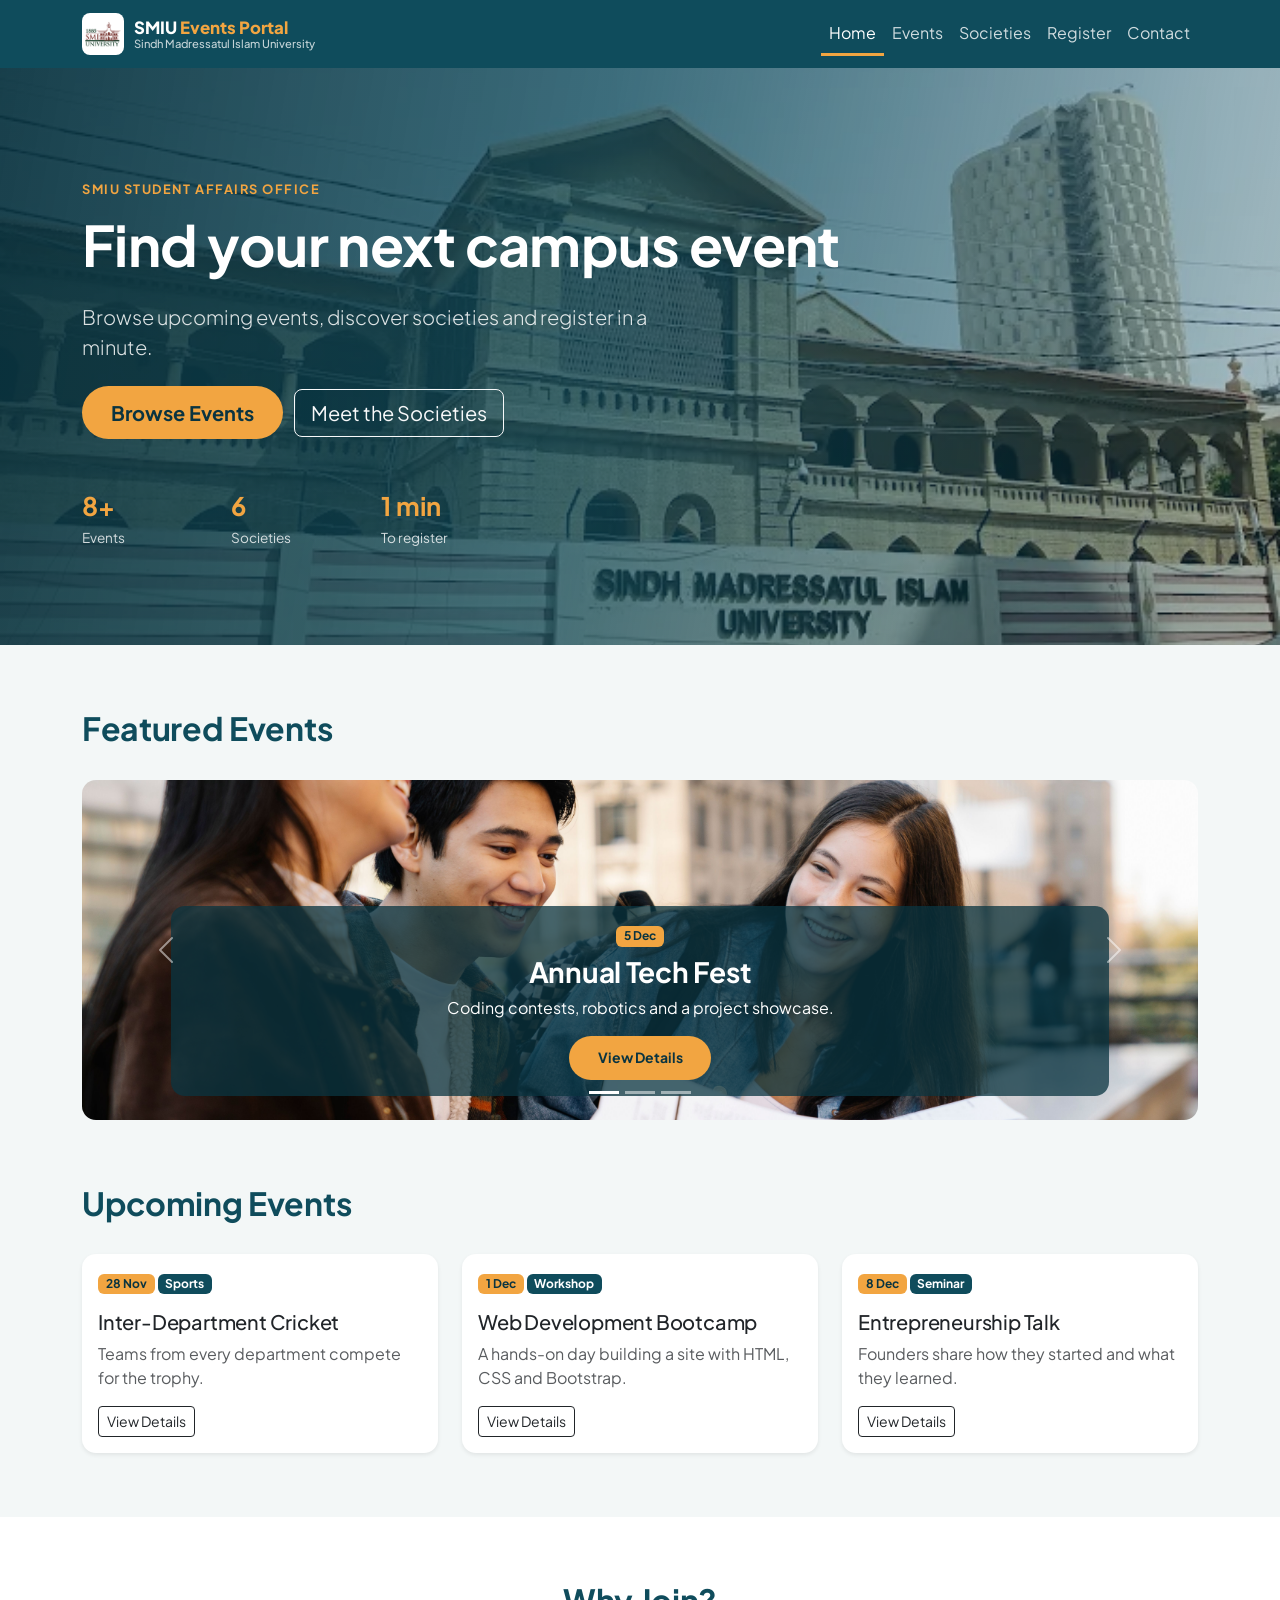
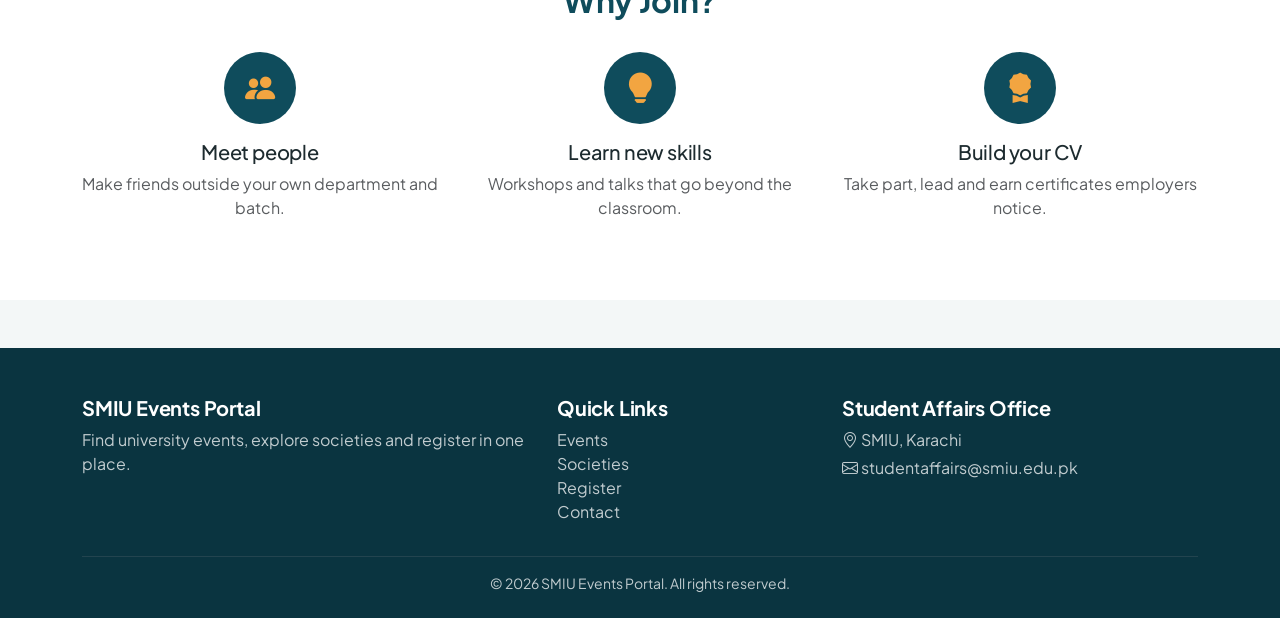
<file: index.html>
<!DOCTYPE html>
<html lang="en">
<head>
  <meta charset="UTF-8">
  <meta name="viewport" content="width=device-width, initial-scale=1">
  <meta name="description" content="Discover SMIU events, explore societies and register online.">
  <title>Home | SMIU Events Portal</title>
  <!-- Bootstrap 5.3.3 CSS -->
  <link href="https://cdn.jsdelivr.net/npm/bootstrap@5.3.3/dist/css/bootstrap.min.css" rel="stylesheet">
  <!-- Bootstrap Icons -->
  <link href="https://cdn.jsdelivr.net/npm/bootstrap-icons@1.11.3/font/bootstrap-icons.min.css" rel="stylesheet">
  <!-- Font -->
  <link href="https://fonts.googleapis.com/css2?family=Plus+Jakarta+Sans:wght@400;600;700;800&display=swap" rel="stylesheet">
  <!-- Our own CSS (must come AFTER Bootstrap) -->
  <link href="css/style.css" rel="stylesheet">
</head>
<body>

  <!-- ===== NAVBAR (same on every page) ===== -->
  <header>
    <nav class="navbar navbar-expand-lg smiu-navbar navbar-dark sticky-top">
      <div class="container">
        <a class="navbar-brand d-flex align-items-center" href="index.html"><img src="images/smiu-logo.png" alt="SMIU logo" class="brand-logo"><span class="brand-text"><strong>SMIU <span>Events Portal</span></strong><small>Sindh Madressatul Islam University</small></span></a>
        <button class="navbar-toggler" type="button" data-bs-toggle="collapse"
                data-bs-target="#mainNav" aria-controls="mainNav" aria-expanded="false" aria-label="Toggle navigation">
          <span class="navbar-toggler-icon"></span>
        </button>
        <div class="collapse navbar-collapse" id="mainNav">
          <ul class="navbar-nav ms-auto">
          <li class="nav-item"><a class="nav-link active" href="index.html" aria-current="page">Home</a></li>
          <li class="nav-item"><a class="nav-link" href="events.html">Events</a></li>
          <li class="nav-item"><a class="nav-link" href="societies.html">Societies</a></li>
          <li class="nav-item"><a class="nav-link" href="register.html">Register</a></li>
          <li class="nav-item"><a class="nav-link" href="contact.html">Contact</a></li>
          </ul>
        </div>
      </div>
    </nav>
  </header>

  <!-- ===== MAIN CONTENT ===== -->
  <main>
       <!-- ===== HERO ===== -->
    <section class="hero-section hero-campus">
      <div class="container">
        <p class="hero-kicker">SMIU Student Affairs Office</p>
        <h1 class="display-4 fw-bold">Find your next campus event</h1>
        <p class="lead my-4">Browse upcoming events, discover societies and register in a minute.</p>
        <a href="events.html" class="btn btn-smiu btn-lg me-2 mb-2">Browse Events</a>
        <a href="societies.html" class="btn btn-outline-light btn-lg mb-2">Meet the Societies</a>
        <div class="row hero-stats mt-4 g-3">
          <div class="col-4"><strong>8+</strong><span>Events</span></div>
          <div class="col-4"><strong>6</strong><span>Societies</span></div>
          <div class="col-4"><strong>1 min</strong><span>To register</span></div>
        </div>
      </div>
    </section>

    <!-- ===== FEATURED EVENTS CAROUSEL ===== -->
    <section class="section-padding">
      <div class="container">
        <h2 class="section-title">Featured Events</h2>
        <div id="featuredCarousel" class="carousel slide" data-bs-ride="carousel">
          <div class="carousel-indicators">
            <button type="button" data-bs-target="#featuredCarousel" data-bs-slide-to="0" class="active" aria-current="true" aria-label="Slide 1"></button>
            <button type="button" data-bs-target="#featuredCarousel" data-bs-slide-to="1" aria-label="Slide 2"></button>
            <button type="button" data-bs-target="#featuredCarousel" data-bs-slide-to="2" aria-label="Slide 3"></button>
          </div>
          <div class="carousel-inner">
            <div class="carousel-item active">
              <img src="images/carousel-1.jpg" class="d-block w-100 carousel-photo" alt="Students taking part in the Annual Tech Fest">
              <div class="carousel-caption featured-caption">
                <span class="badge date-badge mb-2">5 Dec</span>
                <h3>Annual Tech Fest</h3>
                <p>Coding contests, robotics and a project showcase.</p>
                <a href="event-details.html#tech-fest" class="btn btn-smiu btn-sm">View Details</a>
              </div>
            </div>
            <div class="carousel-item">
              <img src="images/carousel-2.jpg" class="d-block w-100 carousel-photo" alt="Students performing at the Cultural Night">
              <div class="carousel-caption featured-caption">
                <span class="badge date-badge mb-2">12 Dec</span>
                <h3>Cultural Night</h3>
                <p>Music, food stalls and performances by student societies.</p>
                <a href="event-details.html#cultural-night" class="btn btn-smiu btn-sm">View Details</a>
              </div>
            </div>
            <div class="carousel-item">
              <img src="images/carousel-3.jpg" class="d-block w-100 carousel-photo" alt="Students meeting companies at Career Day">
              <div class="carousel-caption featured-caption">
                <span class="badge date-badge mb-2">18 Dec</span>
                <h3>Career Day</h3>
                <p>Meet companies, join CV clinics and attend short talks.</p>
                <a href="event-details.html#career-day" class="btn btn-smiu btn-sm">View Details</a>
              </div>
            </div>
          </div>
          <button class="carousel-control-prev" type="button" data-bs-target="#featuredCarousel" data-bs-slide="prev">
            <span class="carousel-control-prev-icon" aria-hidden="true"></span>
            <span class="visually-hidden">Previous</span>
          </button>
          <button class="carousel-control-next" type="button" data-bs-target="#featuredCarousel" data-bs-slide="next">
            <span class="carousel-control-next-icon" aria-hidden="true"></span>
            <span class="visually-hidden">Next</span>
          </button>
        </div>
      </div>
    </section>

    <!-- ===== UPCOMING EVENTS (3 cards) ===== -->
    <section class="section-padding pt-0">
      <div class="container">
        <h2 class="section-title">Upcoming Events</h2>
        <div class="row g-4">
          <div class="col-12 col-md-4">
            <div class="card event-card h-100 shadow-sm">
              <div class="card-body">
                <span class="badge date-badge">28 Nov</span>
                <span class="badge category-badge">Sports</span>
                <h3 class="h5 mt-3">Inter-Department Cricket</h3>
                <p class="text-muted">Teams from every department compete for the trophy.</p>
                <a href="event-details.html#cricket" class="btn btn-outline-dark btn-sm">View Details</a>
              </div>
            </div>
          </div>
          <div class="col-12 col-md-4">
            <div class="card event-card h-100 shadow-sm">
              <div class="card-body">
                <span class="badge date-badge">1 Dec</span>
                <span class="badge category-badge">Workshop</span>
                <h3 class="h5 mt-3">Web Development Bootcamp</h3>
                <p class="text-muted">A hands-on day building a site with HTML, CSS and Bootstrap.</p>
                <a href="event-details.html#web-bootcamp" class="btn btn-outline-dark btn-sm">View Details</a>
              </div>
            </div>
          </div>
          <div class="col-12 col-md-4">
            <div class="card event-card h-100 shadow-sm">
              <div class="card-body">
                <span class="badge date-badge">8 Dec</span>
                <span class="badge category-badge">Seminar</span>
                <h3 class="h5 mt-3">Entrepreneurship Talk</h3>
                <p class="text-muted">Founders share how they started and what they learned.</p>
                <a href="event-details.html#entrepreneurship" class="btn btn-outline-dark btn-sm">View Details</a>
              </div>
            </div>
          </div>
        </div>
      </div>
    </section>

    <!-- ===== WHY JOIN (3 feature columns with Bootstrap Icons) ===== -->
    <section class="section-padding bg-white">
      <div class="container text-center">
        <h2 class="section-title">Why Join?</h2>
        <div class="row g-4">
          <div class="col-12 col-md-4">
            <div class="feature-icon"><i class="bi bi-people-fill"></i></div>
            <h3 class="h5">Meet people</h3>
            <p class="text-muted">Make friends outside your own department and batch.</p>
          </div>
          <div class="col-12 col-md-4">
            <div class="feature-icon"><i class="bi bi-lightbulb-fill"></i></div>
            <h3 class="h5">Learn new skills</h3>
            <p class="text-muted">Workshops and talks that go beyond the classroom.</p>
          </div>
          <div class="col-12 col-md-4">
            <div class="feature-icon"><i class="bi bi-award-fill"></i></div>
            <h3 class="h5">Build your CV</h3>
            <p class="text-muted">Take part, lead and earn certificates employers notice.</p>
          </div>
        </div>
      </div>
    </section>
  </main>

  <!-- ===== FOOTER (same on every page) ===== -->
  <footer class="smiu-footer">
    <div class="container">
      <div class="row g-4">
        <div class="col-md-5">
          <h5>SMIU Events Portal</h5>
          <p>Find university events, explore societies and register in one place.</p>
        </div>
        <div class="col-6 col-md-3">
          <h5>Quick Links</h5>
          <ul class="list-unstyled">
            <li><a href="events.html">Events</a></li>
            <li><a href="societies.html">Societies</a></li>
            <li><a href="register.html">Register</a></li>
            <li><a href="contact.html">Contact</a></li>
          </ul>
        </div>
        <div class="col-6 col-md-4">
          <h5>Student Affairs Office</h5>
          <p class="mb-1"><i class="bi bi-geo-alt"></i> SMIU, Karachi</p>
          <p class="mb-1"><i class="bi bi-envelope"></i> studentaffairs@smiu.edu.pk</p>
        </div>
      </div>
      <hr class="border-secondary">
      <p class="text-center small mb-0">&copy; 2026 SMIU Events Portal. All rights reserved.</p>
    </div>
  </footer>

  <!-- Bootstrap 5.3.3 JS bundle -->
  <script src="https://cdn.jsdelivr.net/npm/bootstrap@5.3.3/dist/js/bootstrap.bundle.min.js"></script>
</body>
</html>
</file>
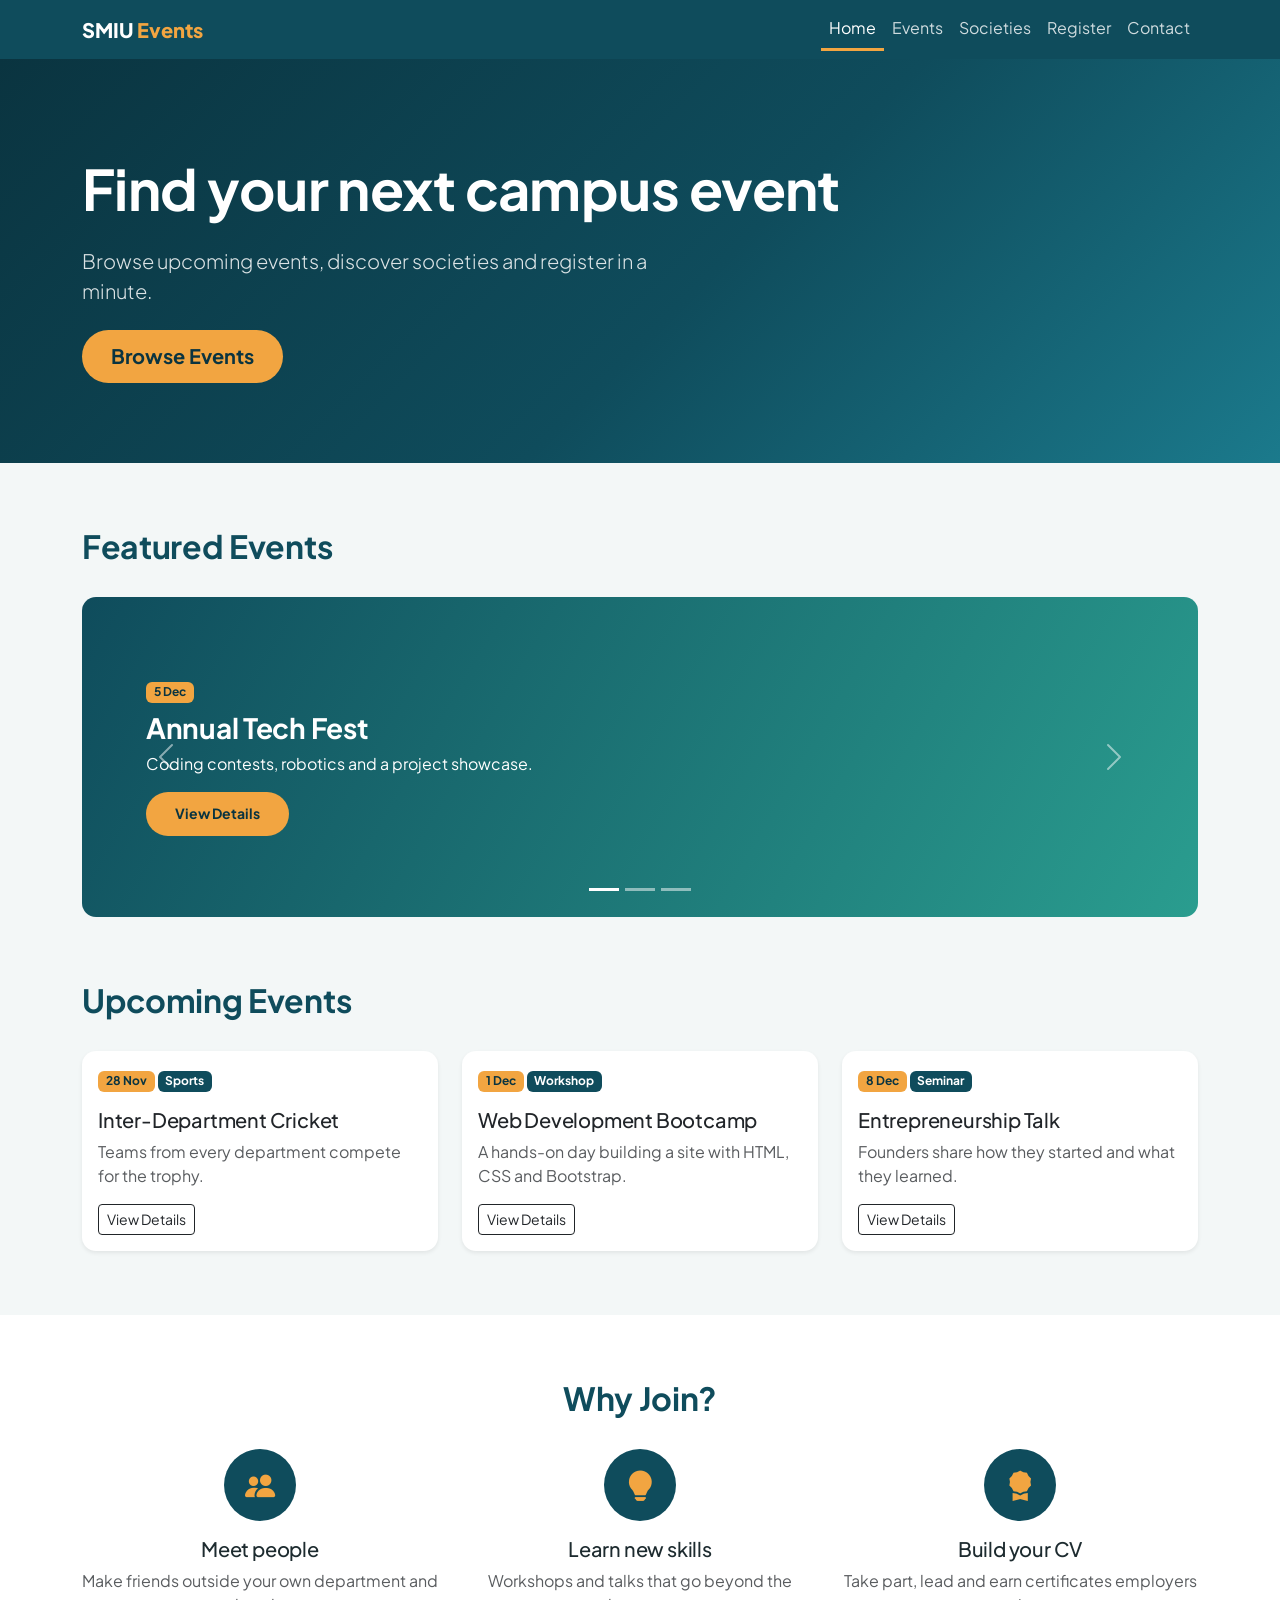
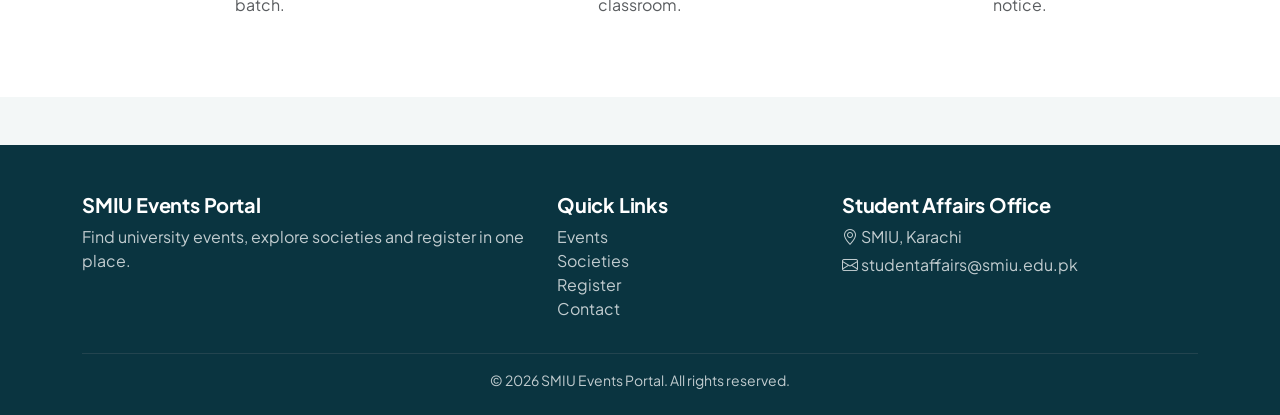
<file: smiu-starter-for-main/index.html>
<!DOCTYPE html>
<html lang="en">
<head>
  <meta charset="UTF-8">
  <meta name="viewport" content="width=device-width, initial-scale=1">
  <title>Home | SMIU Events Portal</title>
  <!-- Bootstrap 5.3.3 CSS -->
  <link href="https://cdn.jsdelivr.net/npm/bootstrap@5.3.3/dist/css/bootstrap.min.css" rel="stylesheet">
  <!-- Bootstrap Icons -->
  <link href="https://cdn.jsdelivr.net/npm/bootstrap-icons@1.11.3/font/bootstrap-icons.min.css" rel="stylesheet">
  <!-- Font -->
  <link href="https://fonts.googleapis.com/css2?family=Plus+Jakarta+Sans:wght@400;600;700;800&display=swap" rel="stylesheet">
  <!-- Our own CSS (must come AFTER Bootstrap) -->
  <link href="css/style.css" rel="stylesheet">
</head>
<body>

  <!-- ===== NAVBAR (same on every page) ===== -->
  <header>
    <nav class="navbar navbar-expand-lg smiu-navbar navbar-dark sticky-top">
      <div class="container">
        <a class="navbar-brand" href="index.html">SMIU <span>Events</span></a>
        <button class="navbar-toggler" type="button" data-bs-toggle="collapse"
                data-bs-target="#mainNav" aria-controls="mainNav" aria-expanded="false" aria-label="Toggle navigation">
          <span class="navbar-toggler-icon"></span>
        </button>
        <div class="collapse navbar-collapse" id="mainNav">
          <ul class="navbar-nav ms-auto">
          <li class="nav-item"><a class="nav-link active" href="index.html" aria-current="page">Home</a></li>
          <li class="nav-item"><a class="nav-link" href="events.html">Events</a></li>
          <li class="nav-item"><a class="nav-link" href="societies.html">Societies</a></li>
          <li class="nav-item"><a class="nav-link" href="register.html">Register</a></li>
          <li class="nav-item"><a class="nav-link" href="contact.html">Contact</a></li>
          </ul>
        </div>
      </div>
    </nav>
  </header>

  <!-- ===== MAIN CONTENT ===== -->
  <main>
    <!-- ===== HERO ===== -->
    <section class="hero-section">
      <div class="container">
        <h1 class="display-4 fw-bold">Find your next campus event</h1>
        <p class="lead my-4">Browse upcoming events, discover societies and register in a minute.</p>
        <a href="events.html" class="btn btn-smiu btn-lg">Browse Events</a>
      </div>
    </section>

    <!-- ===== FEATURED EVENTS CAROUSEL ===== -->
    <section class="section-padding">
      <div class="container">
        <h2 class="section-title">Featured Events</h2>
        <div id="featuredCarousel" class="carousel slide" data-bs-ride="carousel">
          <div class="carousel-indicators">
            <button type="button" data-bs-target="#featuredCarousel" data-bs-slide-to="0" class="active" aria-current="true" aria-label="Slide 1"></button>
            <button type="button" data-bs-target="#featuredCarousel" data-bs-slide-to="1" aria-label="Slide 2"></button>
            <button type="button" data-bs-target="#featuredCarousel" data-bs-slide-to="2" aria-label="Slide 3"></button>
          </div>
          <div class="carousel-inner">
            <div class="carousel-item active">
              <div class="featured-slide slide-one">
                <div>
                  <span class="badge date-badge mb-2">5 Dec</span>
                  <h3>Annual Tech Fest</h3>
                  <p>Coding contests, robotics and a project showcase.</p>
                  <a href="event-details.html" class="btn btn-smiu btn-sm">View Details</a>
                </div>
              </div>
            </div>
            <div class="carousel-item">
              <div class="featured-slide slide-two">
                <div>
                  <span class="badge date-badge mb-2">12 Dec</span>
                  <h3>Cultural Night</h3>
                  <p>Music, food stalls and performances by student societies.</p>
                  <a href="event-details.html" class="btn btn-smiu btn-sm">View Details</a>
                </div>
              </div>
            </div>
            <div class="carousel-item">
              <div class="featured-slide slide-three">
                <div>
                  <span class="badge date-badge mb-2">18 Dec</span>
                  <h3>Career Day</h3>
                  <p>Meet companies, join CV clinics and attend short talks.</p>
                  <a href="event-details.html" class="btn btn-smiu btn-sm">View Details</a>
                </div>
              </div>
            </div>
          </div>
          <button class="carousel-control-prev" type="button" data-bs-target="#featuredCarousel" data-bs-slide="prev">
            <span class="carousel-control-prev-icon" aria-hidden="true"></span>
            <span class="visually-hidden">Previous</span>
          </button>
          <button class="carousel-control-next" type="button" data-bs-target="#featuredCarousel" data-bs-slide="next">
            <span class="carousel-control-next-icon" aria-hidden="true"></span>
            <span class="visually-hidden">Next</span>
          </button>
        </div>
      </div>
    </section>

    <!-- ===== UPCOMING EVENTS (3 cards) ===== -->
    <section class="section-padding pt-0">
      <div class="container">
        <h2 class="section-title">Upcoming Events</h2>
        <div class="row g-4">
          <div class="col-12 col-md-4">
            <div class="card event-card h-100 shadow-sm">
              <div class="card-body">
                <span class="badge date-badge">28 Nov</span>
                <span class="badge category-badge">Sports</span>
                <h3 class="h5 mt-3">Inter-Department Cricket</h3>
                <p class="text-muted">Teams from every department compete for the trophy.</p>
                <a href="event-details.html" class="btn btn-outline-dark btn-sm">View Details</a>
              </div>
            </div>
          </div>
          <div class="col-12 col-md-4">
            <div class="card event-card h-100 shadow-sm">
              <div class="card-body">
                <span class="badge date-badge">1 Dec</span>
                <span class="badge category-badge">Workshop</span>
                <h3 class="h5 mt-3">Web Development Bootcamp</h3>
                <p class="text-muted">A hands-on day building a site with HTML, CSS and Bootstrap.</p>
                <a href="event-details.html" class="btn btn-outline-dark btn-sm">View Details</a>
              </div>
            </div>
          </div>
          <div class="col-12 col-md-4">
            <div class="card event-card h-100 shadow-sm">
              <div class="card-body">
                <span class="badge date-badge">8 Dec</span>
                <span class="badge category-badge">Seminar</span>
                <h3 class="h5 mt-3">Entrepreneurship Talk</h3>
                <p class="text-muted">Founders share how they started and what they learned.</p>
                <a href="event-details.html" class="btn btn-outline-dark btn-sm">View Details</a>
              </div>
            </div>
          </div>
        </div>
      </div>
    </section>

    <!-- ===== WHY JOIN (3 feature columns with Bootstrap Icons) ===== -->
    <section class="section-padding bg-white">
      <div class="container text-center">
        <h2 class="section-title">Why Join?</h2>
        <div class="row g-4">
          <div class="col-12 col-md-4">
            <div class="feature-icon"><i class="bi bi-people-fill"></i></div>
            <h3 class="h5">Meet people</h3>
            <p class="text-muted">Make friends outside your own department and batch.</p>
          </div>
          <div class="col-12 col-md-4">
            <div class="feature-icon"><i class="bi bi-lightbulb-fill"></i></div>
            <h3 class="h5">Learn new skills</h3>
            <p class="text-muted">Workshops and talks that go beyond the classroom.</p>
          </div>
          <div class="col-12 col-md-4">
            <div class="feature-icon"><i class="bi bi-award-fill"></i></div>
            <h3 class="h5">Build your CV</h3>
            <p class="text-muted">Take part, lead and earn certificates employers notice.</p>
          </div>
        </div>
      </div>
    </section>
  </main>

  <!-- ===== FOOTER (same on every page) ===== -->
  <footer class="smiu-footer">
    <div class="container">
      <div class="row g-4">
        <div class="col-md-5">
          <h5>SMIU Events Portal</h5>
          <p>Find university events, explore societies and register in one place.</p>
        </div>
        <div class="col-6 col-md-3">
          <h5>Quick Links</h5>
          <ul class="list-unstyled">
            <li><a href="events.html">Events</a></li>
            <li><a href="societies.html">Societies</a></li>
            <li><a href="register.html">Register</a></li>
            <li><a href="contact.html">Contact</a></li>
          </ul>
        </div>
        <div class="col-6 col-md-4">
          <h5>Student Affairs Office</h5>
          <p class="mb-1"><i class="bi bi-geo-alt"></i> SMIU, Karachi</p>
          <p class="mb-1"><i class="bi bi-envelope"></i> studentaffairs@smiu.edu.pk</p>
        </div>
      </div>
      <hr class="border-secondary">
      <p class="text-center small mb-0">&copy; 2026 SMIU Events Portal. All rights reserved.</p>
    </div>
  </footer>

  <!-- Bootstrap 5.3.3 JS bundle -->
  <script src="https://cdn.jsdelivr.net/npm/bootstrap@5.3.3/dist/js/bootstrap.bundle.min.js"></script>
</body>
</html>
</file>
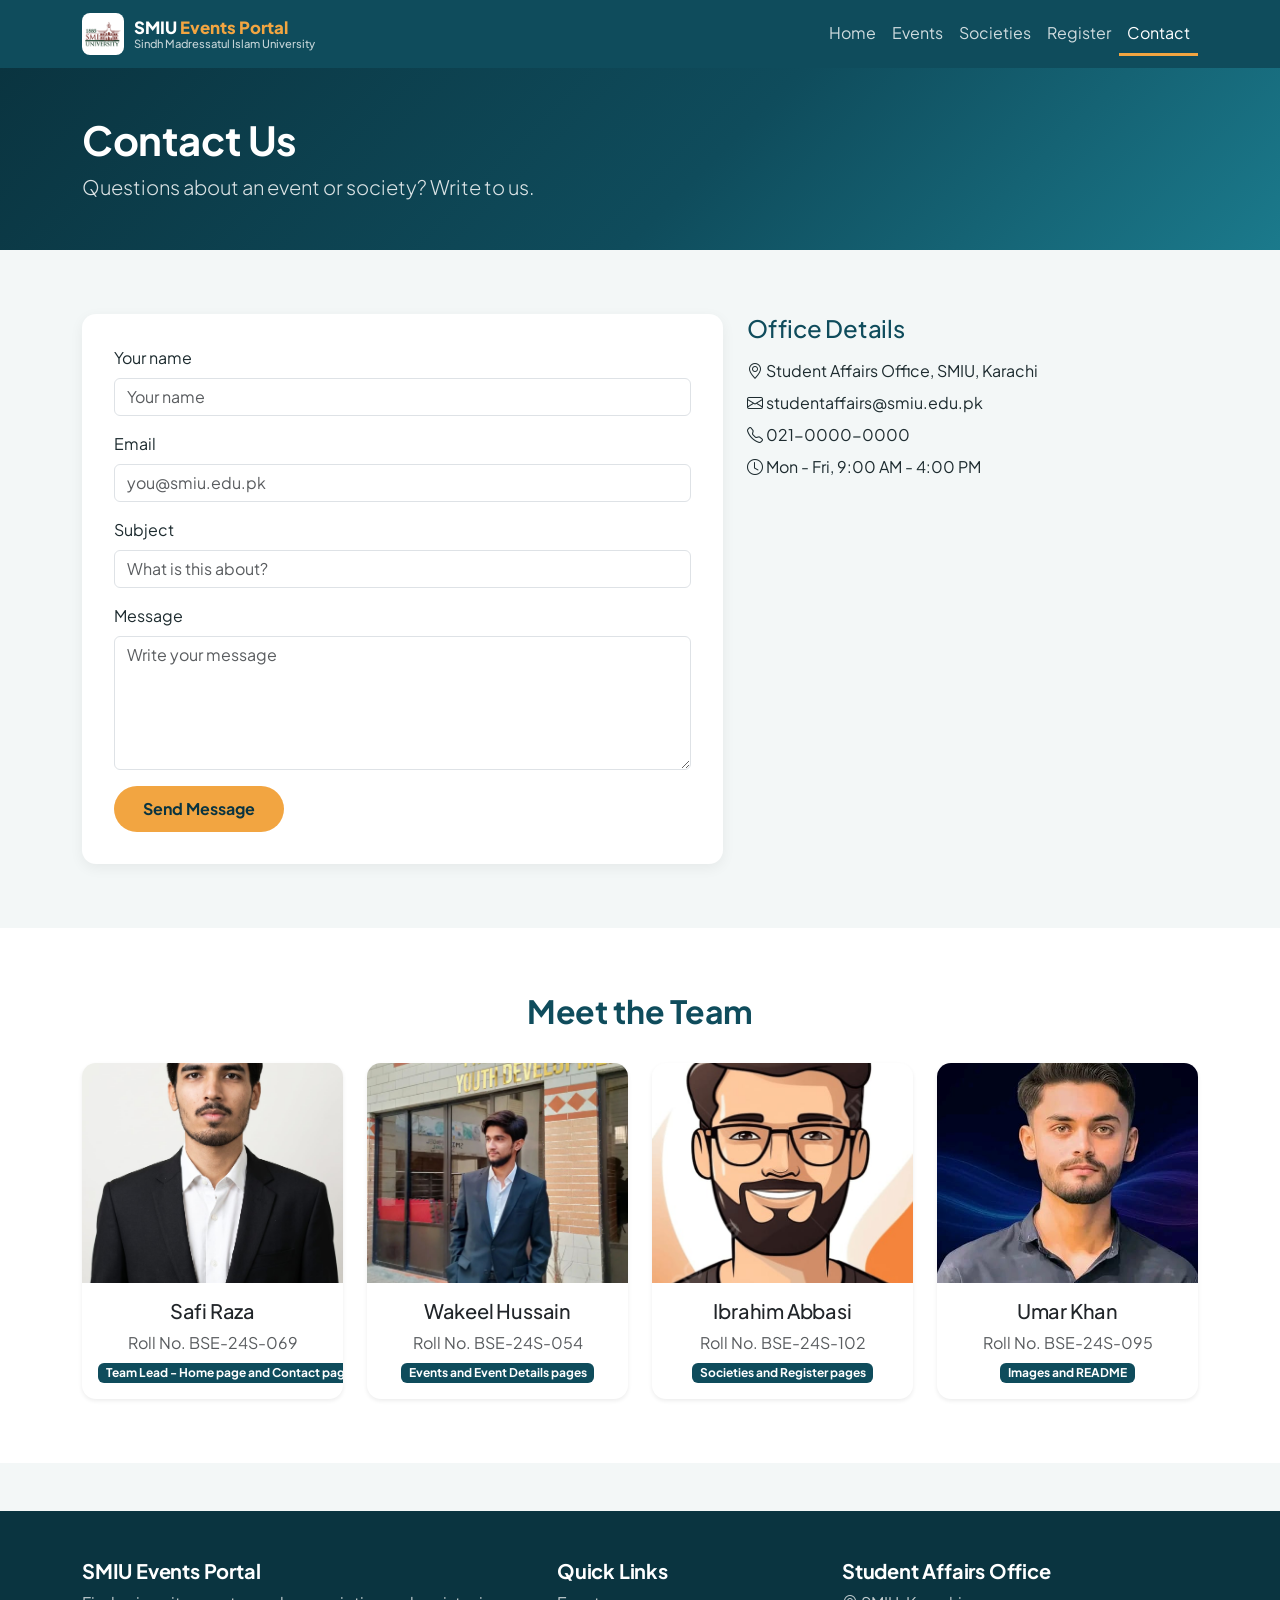
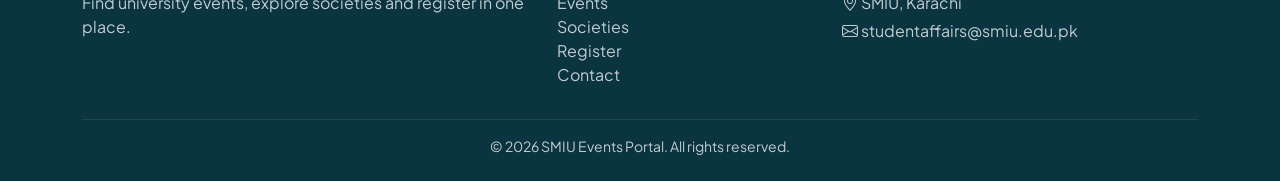
<file: contact.html>
<!DOCTYPE html>
<html lang="en">
<head>
  <meta charset="UTF-8">
  <meta name="viewport" content="width=device-width, initial-scale=1">
  <title>Contact | SMIU Events Portal</title>
  <!-- Bootstrap 5.3.3 CSS -->
  <link href="https://cdn.jsdelivr.net/npm/bootstrap@5.3.3/dist/css/bootstrap.min.css" rel="stylesheet">
  <!-- Bootstrap Icons -->
  <link href="https://cdn.jsdelivr.net/npm/bootstrap-icons@1.11.3/font/bootstrap-icons.min.css" rel="stylesheet">
  <!-- Font -->
  <link href="https://fonts.googleapis.com/css2?family=Plus+Jakarta+Sans:wght@400;600;700;800&display=swap" rel="stylesheet">
  <!-- Our own CSS (must come AFTER Bootstrap) -->
  <link href="css/style.css" rel="stylesheet">
</head>
<body>

  <!-- ===== NAVBAR (same on every page) ===== -->
  <header>
    <nav class="navbar navbar-expand-lg smiu-navbar navbar-dark sticky-top">
      <div class="container">
        <a class="navbar-brand d-flex align-items-center" href="index.html"><img src="images/smiu-logo.png" alt="SMIU logo" class="brand-logo"><span class="brand-text"><strong>SMIU <span>Events Portal</span></strong><small>Sindh Madressatul Islam University</small></span></a>
        <button class="navbar-toggler" type="button" data-bs-toggle="collapse"
                data-bs-target="#mainNav" aria-controls="mainNav" aria-expanded="false" aria-label="Toggle navigation">
          <span class="navbar-toggler-icon"></span>
        </button>
        <div class="collapse navbar-collapse" id="mainNav">
          <ul class="navbar-nav ms-auto">
          <li class="nav-item"><a class="nav-link" href="index.html">Home</a></li>
          <li class="nav-item"><a class="nav-link" href="events.html">Events</a></li>
          <li class="nav-item"><a class="nav-link" href="societies.html">Societies</a></li>
          <li class="nav-item"><a class="nav-link" href="register.html">Register</a></li>
          <li class="nav-item"><a class="nav-link active" href="contact.html" aria-current="page">Contact</a></li>
          </ul>
        </div>
      </div>
    </nav>
  </header>

  <!-- ===== MAIN CONTENT ===== -->
  <main>
       <!-- ===== PAGE HEADER ===== -->
    <section class="hero-section py-5">
      <div class="container">
        <h1>Contact Us</h1>
        <p class="lead mb-0">Questions about an event or society? Write to us.</p>
      </div>
    </section>

    <!-- ===== CONTACT FORM + OFFICE DETAILS ===== -->
    <section class="section-padding">
      <div class="container">
        <div class="row g-4">
          <div class="col-12 col-lg-7">
            <form class="contact-form-panel">
              <div class="mb-3">
                <label for="cName" class="form-label">Your name</label>
                <input type="text" class="form-control" id="cName" placeholder="Your name" required>
              </div>
              <div class="mb-3">
                <label for="cEmail" class="form-label">Email</label>
                <input type="email" class="form-control" id="cEmail" placeholder="you@smiu.edu.pk" required>
              </div>
              <div class="mb-3">
                <label for="cSubject" class="form-label">Subject</label>
                <input type="text" class="form-control" id="cSubject" placeholder="What is this about?" required>
              </div>
              <div class="mb-3">
                <label for="cMessage" class="form-label">Message</label>
                <textarea class="form-control" id="cMessage" rows="5" placeholder="Write your message" required></textarea>
              </div>
              <button type="submit" class="btn btn-smiu">Send Message</button>
            </form>
          </div>
          <div class="col-12 col-lg-5">
            <h2 class="h4 section-title mb-3">Office Details</h2>
            <ul class="list-unstyled">
              <li class="mb-2"><i class="bi bi-geo-alt"></i> Student Affairs Office, SMIU, Karachi</li>
              <li class="mb-2"><i class="bi bi-envelope"></i> studentaffairs@smiu.edu.pk</li>
              <li class="mb-2"><i class="bi bi-telephone"></i> 021-0000-0000</li>
              <li class="mb-3"><i class="bi bi-clock"></i> Mon - Fri, 9:00 AM - 4:00 PM</li>
            </ul>
            <div class="ratio ratio-16x9 rounded overflow-hidden">
  <iframe
    src="https://www.google.com/maps?q=Sindh+Madressatul+Islam+University+Karachi&output=embed"
    title="Map showing the SMIU campus in Karachi"
    loading="lazy"
    referrerpolicy="no-referrer-when-downgrade"
    allowfullscreen></iframe>
</div>
        </div>
      </div>
    </section>
        <!-- ===== MEET THE TEAM ===== -->
    <section class="section-padding bg-white">
      <div class="container">
        <h2 class="section-title text-center">Meet the Team</h2>
        <div class="row g-4 justify-content-center">
          <div class="col-12 col-sm-6 col-lg-3">
            <div class="card team-card text-center h-100 shadow-sm">
              <img src="images/team-member-1.jpg" class="card-img-top" alt="Photo of Safi Raza">
              <div class="card-body">
                <h3 class="h5">Safi Raza</h3>
                <p class="mb-1 text-muted">Roll No. BSE-24S-069</p>
                <span class="badge category-badge">Team Lead - Home page and Contact page</span>
              </div>
            </div>
          </div>
          <div class="col-12 col-sm-6 col-lg-3">
            <div class="card team-card text-center h-100 shadow-sm">
              <img src="images/team-member-2.jpg" class="card-img-top" alt="Photo of Wakeel Hussain">
              <div class="card-body">
                <h3 class="h5">Wakeel Hussain</h3>
                <p class="mb-1 text-muted">Roll No. BSE-24S-054</p>
                <span class="badge category-badge">Events and Event Details pages</span>
              </div>
            </div>
          </div>
          <div class="col-12 col-sm-6 col-lg-3">
            <div class="card team-card text-center h-100 shadow-sm">
              <img src="images/team-member-3.jpg" class="card-img-top" alt="Photo of Ibrahim Abbasi">
              <div class="card-body">
                <h3 class="h5">Ibrahim Abbasi</h3>
                <p class="mb-1 text-muted">Roll No. BSE-24S-102</p>
                <span class="badge category-badge">Societies and Register pages</span>
              </div>
            </div>
          </div>
          <div class="col-12 col-sm-6 col-lg-3">
            <div class="card team-card text-center h-100 shadow-sm">
              <img src="images/team-member-4.jpg" class="card-img-top" alt="Photo of Umar Khan">
              <div class="card-body">
                <h3 class="h5">Umar Khan</h3>
                <p class="mb-1 text-muted">Roll No. BSE-24S-095</p>
                <span class="badge category-badge">Images and README</span>
              </div>
            </div>
          </div>
        </div>
      </div>
    </section>
  </main>

  <!-- ===== FOOTER (same on every page) ===== -->
  <footer class="smiu-footer">
    <div class="container">
      <div class="row g-4">
        <div class="col-md-5">
          <h5>SMIU Events Portal</h5>
          <p>Find university events, explore societies and register in one place.</p>
        </div>
        <div class="col-6 col-md-3">
          <h5>Quick Links</h5>
          <ul class="list-unstyled">
            <li><a href="events.html">Events</a></li>
            <li><a href="societies.html">Societies</a></li>
            <li><a href="register.html">Register</a></li>
            <li><a href="contact.html">Contact</a></li>
          </ul>
        </div>
        <div class="col-6 col-md-4">
          <h5>Student Affairs Office</h5>
          <p class="mb-1"><i class="bi bi-geo-alt"></i> SMIU, Karachi</p>
          <p class="mb-1"><i class="bi bi-envelope"></i> studentaffairs@smiu.edu.pk</p>
        </div>
      </div>
      <hr class="border-secondary">
      <p class="text-center small mb-0">&copy; 2026 SMIU Events Portal. All rights reserved.</p>
    </div>
  </footer>

  <!-- Bootstrap 5.3.3 JS bundle -->
  <script src="https://cdn.jsdelivr.net/npm/bootstrap@5.3.3/dist/js/bootstrap.bundle.min.js"></script>
</body>
</html>

<!-- Member 3: Contact Form & Meet the Team Section (Ibrahim) -->
</file>
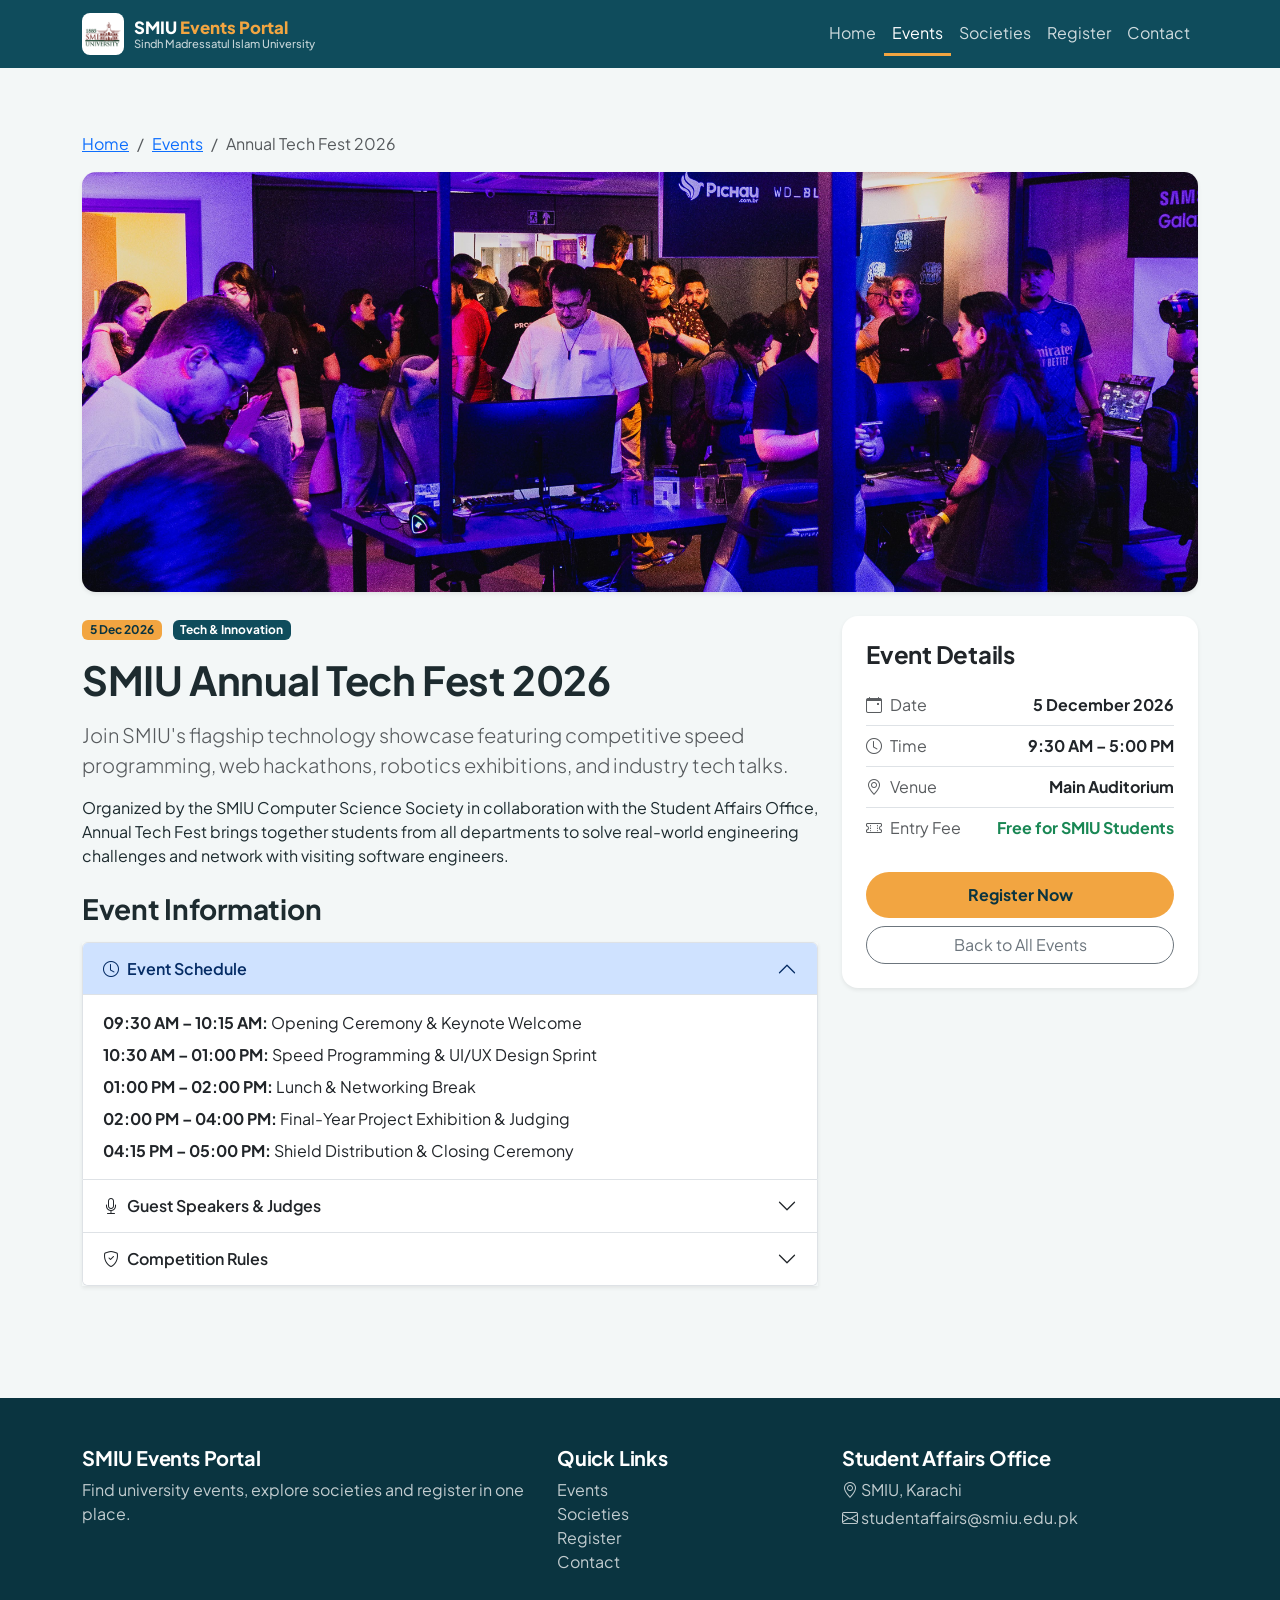
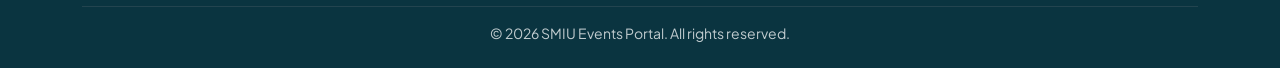
<file: event-details.html>
<!DOCTYPE html>
<html lang="en">
<head>
  <meta charset="UTF-8">
  <meta name="viewport" content="width=device-width, initial-scale=1.0">
  <title>Event Details | SMIU Events Portal</title>
  <link rel="preconnect" href="https://fonts.googleapis.com">
  <link rel="preconnect" href="https://fonts.gstatic.com" crossorigin>
  <link href="https://fonts.googleapis.com/css2?family=Plus+Jakarta+Sans:wght@400;600;700;800&display=swap" rel="stylesheet">
  <link href="https://cdn.jsdelivr.net/npm/bootstrap@5.3.3/dist/css/bootstrap.min.css" rel="stylesheet">
  <link href="https://cdn.jsdelivr.net/npm/bootstrap-icons@1.11.3/font/bootstrap-icons.min.css" rel="stylesheet">
  <link rel="stylesheet" href="css/style.css">
</head>
<body>

  <!-- Navigation -->
  <header>
    <nav class="navbar navbar-expand-lg navbar-dark smiu-navbar sticky-top">
      <div class="container">
        <a class="navbar-brand d-flex align-items-center" href="index.html"><img src="images/smiu-logo.png" alt="SMIU logo" class="brand-logo"><span class="brand-text"><strong>SMIU <span>Events Portal</span></strong><small>Sindh Madressatul Islam University</small></span></a>
        <button class="navbar-toggler" type="button" data-bs-toggle="collapse" data-bs-target="#mainNav" aria-controls="mainNav" aria-expanded="false" aria-label="Toggle navigation">
          <span class="navbar-toggler-icon"></span>
        </button>
        <div class="collapse navbar-collapse" id="mainNav">
          <ul class="navbar-nav ms-auto mb-2 mb-lg-0">
            <li class="nav-item"><a class="nav-link" href="index.html">Home</a></li>
            <li class="nav-item"><a class="nav-link active" aria-current="page" href="events.html">Events</a></li>
            <li class="nav-item"><a class="nav-link" href="societies.html">Societies</a></li>
            <li class="nav-item"><a class="nav-link" href="register.html">Register</a></li>
            <li class="nav-item"><a class="nav-link" href="contact.html">Contact</a></li>
          </ul>
        </div>
      </div>
    </nav>
  </header>

  <main>
    <!-- ===== Inter-Department Cricket ===== -->
    <div class="event-view" id="cricket">
    <section class="section-padding">
      <div class="container">
        <nav aria-label="breadcrumb" class="mb-3">
          <ol class="breadcrumb">
            <li class="breadcrumb-item"><a href="index.html">Home</a></li>
            <li class="breadcrumb-item"><a href="events.html">Events</a></li>
            <li class="breadcrumb-item active" aria-current="page">Inter-Department Cricket</li>
          </ol>
        </nav>

        <img src="images/event-cricket.jpg" class="event-banner shadow-sm mb-4" alt="Students playing in Inter-Department Cricket tournament">

        <div class="row g-4">
          <div class="col-lg-8">
            <div class="mb-3">
              <span class="badge date-badge me-2">28 Nov 2026</span>
              <span class="badge category-badge">Sports</span>
            </div>
            <h1 class="mb-3">Inter-Department Cricket</h1>
            <p class="lead text-muted">Teams from every department compete for the annual SMIU championship trophy.</p>

            <h3 class="mt-4 mb-3">Event Information</h3>
            <div class="accordion shadow-sm" id="accordion-cricket">
              <div class="accordion-item">
                <h2 class="accordion-header">
                  <button class="accordion-button fw-semibold" type="button" data-bs-toggle="collapse" data-bs-target="#schedule-cricket" aria-expanded="true" aria-controls="schedule-cricket">
                    <i class="bi bi-clock me-2"></i> Event Schedule
                  </button>
                </h2>
                <div id="schedule-cricket" class="accordion-collapse collapse show" data-bs-parent="#accordion-cricket">
                  <div class="accordion-body">The schedule will be announced soon.</div>
                </div>
              </div>
              <div class="accordion-item">
                <h2 class="accordion-header">
                  <button class="accordion-button collapsed fw-semibold" type="button" data-bs-toggle="collapse" data-bs-target="#speakers-cricket" aria-expanded="false" aria-controls="speakers-cricket">
                    <i class="bi bi-mic me-2"></i> Guest Speakers &amp; Judges
                  </button>
                </h2>
                <div id="speakers-cricket" class="accordion-collapse collapse" data-bs-parent="#accordion-cricket">
                  <div class="accordion-body">Guests will be announced soon.</div>
                </div>
              </div>
              <div class="accordion-item">
                <h2 class="accordion-header">
                  <button class="accordion-button collapsed fw-semibold" type="button" data-bs-toggle="collapse" data-bs-target="#rules-cricket" aria-expanded="false" aria-controls="rules-cricket">
                    <i class="bi bi-shield-check me-2"></i> Event Rules
                  </button>
                </h2>
                <div id="rules-cricket" class="accordion-collapse collapse" data-bs-parent="#accordion-cricket">
                  <div class="accordion-body">Please carry your valid SMIU Student ID card. More rules will be announced soon.</div>
                </div>
              </div>
            </div>
          </div>

          <div class="col-lg-4">
            <div class="card border-0 shadow-sm p-4 rounded-4">
              <h4 class="mb-3">Event Details</h4>
              <ul class="list-group list-group-flush mb-4">
                <li class="list-group-item px-0 d-flex justify-content-between gap-3">
                  <span class="text-muted"><i class="bi bi-calendar-event me-2"></i>Date</span>
                  <strong class="text-end">28 November 2026</strong>
                </li>
                <li class="list-group-item px-0 d-flex justify-content-between gap-3">
                  <span class="text-muted"><i class="bi bi-clock me-2"></i>Time</span>
                  <strong class="text-end">To be announced</strong>
                </li>
                <li class="list-group-item px-0 d-flex justify-content-between gap-3">
                  <span class="text-muted"><i class="bi bi-geo-alt me-2"></i>Venue</span>
                  <strong class="text-end">University Ground</strong>
                </li>
                <li class="list-group-item px-0 d-flex justify-content-between gap-3">
                  <span class="text-muted"><i class="bi bi-ticket-perforated me-2"></i>Entry Fee</span>
                  <strong class="text-end">To be announced</strong>
                </li>
              </ul>

              <button type="button" class="btn btn-smiu w-100 mb-2" data-bs-toggle="modal" data-bs-target="#register-cricket">
                Register Now
              </button>
              <a href="events.html" class="btn btn-outline-secondary w-100 rounded-pill">Back to All Events</a>
            </div>
          </div>
        </div>
      </div>
    </section>
    </div>

    <!-- ===== Web Dev Bootcamp ===== -->
    <div class="event-view" id="web-bootcamp">
    <section class="section-padding">
      <div class="container">
        <nav aria-label="breadcrumb" class="mb-3">
          <ol class="breadcrumb">
            <li class="breadcrumb-item"><a href="index.html">Home</a></li>
            <li class="breadcrumb-item"><a href="events.html">Events</a></li>
            <li class="breadcrumb-item active" aria-current="page">Web Dev Bootcamp</li>
          </ol>
        </nav>

        <img src="images/event-web-bootcamp.jpg" class="event-banner shadow-sm mb-4" alt="Students coding during Web Development Bootcamp">

        <div class="row g-4">
          <div class="col-lg-8">
            <div class="mb-3">
              <span class="badge date-badge me-2">1 Dec 2026</span>
              <span class="badge category-badge">Workshop</span>
            </div>
            <h1 class="mb-3">Web Dev Bootcamp</h1>
            <p class="lead text-muted">A hands-on full-day workshop building responsive sites with HTML, CSS, and Bootstrap.</p>

            <h3 class="mt-4 mb-3">Event Information</h3>
            <div class="accordion shadow-sm" id="accordion-web-bootcamp">
              <div class="accordion-item">
                <h2 class="accordion-header">
                  <button class="accordion-button fw-semibold" type="button" data-bs-toggle="collapse" data-bs-target="#schedule-web-bootcamp" aria-expanded="true" aria-controls="schedule-web-bootcamp">
                    <i class="bi bi-clock me-2"></i> Event Schedule
                  </button>
                </h2>
                <div id="schedule-web-bootcamp" class="accordion-collapse collapse show" data-bs-parent="#accordion-web-bootcamp">
                  <div class="accordion-body">The schedule will be announced soon.</div>
                </div>
              </div>
              <div class="accordion-item">
                <h2 class="accordion-header">
                  <button class="accordion-button collapsed fw-semibold" type="button" data-bs-toggle="collapse" data-bs-target="#speakers-web-bootcamp" aria-expanded="false" aria-controls="speakers-web-bootcamp">
                    <i class="bi bi-mic me-2"></i> Guest Speakers &amp; Judges
                  </button>
                </h2>
                <div id="speakers-web-bootcamp" class="accordion-collapse collapse" data-bs-parent="#accordion-web-bootcamp">
                  <div class="accordion-body">Guests will be announced soon.</div>
                </div>
              </div>
              <div class="accordion-item">
                <h2 class="accordion-header">
                  <button class="accordion-button collapsed fw-semibold" type="button" data-bs-toggle="collapse" data-bs-target="#rules-web-bootcamp" aria-expanded="false" aria-controls="rules-web-bootcamp">
                    <i class="bi bi-shield-check me-2"></i> Event Rules
                  </button>
                </h2>
                <div id="rules-web-bootcamp" class="accordion-collapse collapse" data-bs-parent="#accordion-web-bootcamp">
                  <div class="accordion-body">Please carry your valid SMIU Student ID card. More rules will be announced soon.</div>
                </div>
              </div>
            </div>
          </div>

          <div class="col-lg-4">
            <div class="card border-0 shadow-sm p-4 rounded-4">
              <h4 class="mb-3">Event Details</h4>
              <ul class="list-group list-group-flush mb-4">
                <li class="list-group-item px-0 d-flex justify-content-between gap-3">
                  <span class="text-muted"><i class="bi bi-calendar-event me-2"></i>Date</span>
                  <strong class="text-end">1 December 2026</strong>
                </li>
                <li class="list-group-item px-0 d-flex justify-content-between gap-3">
                  <span class="text-muted"><i class="bi bi-clock me-2"></i>Time</span>
                  <strong class="text-end">To be announced</strong>
                </li>
                <li class="list-group-item px-0 d-flex justify-content-between gap-3">
                  <span class="text-muted"><i class="bi bi-geo-alt me-2"></i>Venue</span>
                  <strong class="text-end">Computer Lab</strong>
                </li>
                <li class="list-group-item px-0 d-flex justify-content-between gap-3">
                  <span class="text-muted"><i class="bi bi-ticket-perforated me-2"></i>Entry Fee</span>
                  <strong class="text-end">To be announced</strong>
                </li>
              </ul>

              <button type="button" class="btn btn-smiu w-100 mb-2" data-bs-toggle="modal" data-bs-target="#register-web-bootcamp">
                Register Now
              </button>
              <a href="events.html" class="btn btn-outline-secondary w-100 rounded-pill">Back to All Events</a>
            </div>
          </div>
        </div>
      </div>
    </section>
    </div>

    <!-- ===== Annual Tech Fest ===== -->
    <div class="event-view" id="tech-fest">
    <!-- Event Banner & Overview -->
    <section class="section-padding">
      <div class="container">
        <nav aria-label="breadcrumb" class="mb-3">
          <ol class="breadcrumb">
            <li class="breadcrumb-item"><a href="index.html">Home</a></li>
            <li class="breadcrumb-item"><a href="events.html">Events</a></li>
            <li class="breadcrumb-item active" aria-current="page">Annual Tech Fest 2026</li>
          </ol>
        </nav>

        <img src="images/event-tech-fest.jpg" class="event-banner shadow-sm mb-4" alt="Students presenting software and hardware projects at SMIU Annual Tech Fest">

        <div class="row g-4">
          <!-- Left Column: Description & Accordion -->
          <div class="col-lg-8">
            <div class="mb-3">
              <span class="badge date-badge me-2">5 Dec 2026</span>
              <span class="badge category-badge">Tech &amp; Innovation</span>
            </div>
            <h1 class="mb-3">SMIU Annual Tech Fest 2026</h1>
            <p class="lead text-muted">Join SMIU's flagship technology showcase featuring competitive speed programming, web hackathons, robotics exhibitions, and industry tech talks.</p>
            <p>Organized by the SMIU Computer Science Society in collaboration with the Student Affairs Office, Annual Tech Fest brings together students from all departments to solve real-world engineering challenges and network with visiting software engineers.</p>

            <!-- Accordion: Schedule / Speakers / Rules -->
            <h3 class="mt-4 mb-3">Event Information</h3>
            <div class="accordion shadow-sm" id="eventAccordion">

              <!-- Item 1: Schedule -->
              <div class="accordion-item">
                <h2 class="accordion-header" id="headingSchedule">
                  <button class="accordion-button fw-semibold" type="button" data-bs-toggle="collapse" data-bs-target="#collapseSchedule" aria-expanded="true" aria-controls="collapseSchedule">
                    <i class="bi bi-clock me-2"></i> Event Schedule
                  </button>
                </h2>
                <div id="collapseSchedule" class="accordion-collapse collapse show" aria-labelledby="headingSchedule" data-bs-parent="#eventAccordion">
                  <div class="accordion-body">
                    <ul class="list-unstyled mb-0">
                      <li class="mb-2"><strong>09:30 AM – 10:15 AM:</strong> Opening Ceremony &amp; Keynote Welcome</li>
                      <li class="mb-2"><strong>10:30 AM – 01:00 PM:</strong> Speed Programming &amp; UI/UX Design Sprint</li>
                      <li class="mb-2"><strong>01:00 PM – 02:00 PM:</strong> Lunch &amp; Networking Break</li>
                      <li class="mb-2"><strong>02:00 PM – 04:00 PM:</strong> Final-Year Project Exhibition &amp; Judging</li>
                      <li><strong>04:15 PM – 05:00 PM:</strong> Shield Distribution &amp; Closing Ceremony</li>
                    </ul>
                  </div>
                </div>
              </div>

              <!-- Item 2: Speakers -->
              <div class="accordion-item">
                <h2 class="accordion-header" id="headingSpeakers">
                  <button class="accordion-button collapsed fw-semibold" type="button" data-bs-toggle="collapse" data-bs-target="#collapseSpeakers" aria-expanded="false" aria-controls="collapseSpeakers">
                    <i class="bi bi-mic me-2"></i> Guest Speakers &amp; Judges
                  </button>
                </h2>
                <div id="collapseSpeakers" class="accordion-collapse collapse" aria-labelledby="headingSpeakers" data-bs-parent="#eventAccordion">
                  <div class="accordion-body">
                    <ul class="mb-0">
                      <li class="mb-2"><strong>Dr. Kamran Siddiqui</strong> — Head of Computer Science Department, SMIU</li>
                      <li class="mb-2"><strong>Ayesha Tariq</strong> — Senior Full-Stack Engineer, Systems Limited</li>
                      <li><strong>Bilal Ahmed</strong> — Product Lead &amp; Startup Mentor, NIC Karachi</li>
                    </ul>
                  </div>
                </div>
              </div>

              <!-- Item 3: Rules -->
              <div class="accordion-item">
                <h2 class="accordion-header" id="headingRules">
                  <button class="accordion-button collapsed fw-semibold" type="button" data-bs-toggle="collapse" data-bs-target="#collapseRules" aria-expanded="false" aria-controls="collapseRules">
                    <i class="bi bi-shield-check me-2"></i> Competition Rules
                  </button>
                </h2>
                <div id="collapseRules" class="accordion-collapse collapse" aria-labelledby="headingRules" data-bs-parent="#eventAccordion">
                  <div class="accordion-body">
                    <ul class="mb-0">
                      <li class="mb-2">All participants must carry their valid SMIU Student ID card.</li>
                      <li class="mb-2">Team competitions allow 2 to 4 members per team from any batch.</li>
                      <li class="mb-2">Use of pre-built templates or plagiarized code during live rounds results in disqualification.</li>
                      <li>Participants must report to the venue 20 minutes before their scheduled round.</li>
                    </ul>
                  </div>
                </div>
              </div>

            </div>
          </div>

          <!-- Right Column: Event Info Card & Register Modal Trigger -->
          <div class="col-lg-4">
            <div class="card border-0 shadow-sm p-4 rounded-4">
              <h4 class="mb-3">Event Details</h4>
              <ul class="list-group list-group-flush mb-4">
                <li class="list-group-item px-0 d-flex justify-content-between">
                  <span class="text-muted"><i class="bi bi-calendar-event me-2"></i>Date</span>
                  <strong>5 December 2026</strong>
                </li>
                <li class="list-group-item px-0 d-flex justify-content-between">
                  <span class="text-muted"><i class="bi bi-clock me-2"></i>Time</span>
                  <strong>9:30 AM – 5:00 PM</strong>
                </li>
                <li class="list-group-item px-0 d-flex justify-content-between">
                  <span class="text-muted"><i class="bi bi-geo-alt me-2"></i>Venue</span>
                  <strong>Main Auditorium</strong>
                </li>
                <li class="list-group-item px-0 d-flex justify-content-between">
                  <span class="text-muted"><i class="bi bi-ticket-perforated me-2"></i>Entry Fee</span>
                  <strong class="text-success">Free for SMIU Students</strong>
                </li>
              </ul>

              <button type="button" class="btn btn-smiu w-100 mb-2" data-bs-toggle="modal" data-bs-target="#register-tech-fest">
                Register Now
              </button>
              <a href="events.html" class="btn btn-outline-secondary w-100 rounded-pill">Back to All Events</a>
            </div>
          </div>
        </div>
      </div>
    </section>
    </div>

    <!-- ===== Entrepreneurship Talk ===== -->
    <div class="event-view" id="entrepreneurship">
    <section class="section-padding">
      <div class="container">
        <nav aria-label="breadcrumb" class="mb-3">
          <ol class="breadcrumb">
            <li class="breadcrumb-item"><a href="index.html">Home</a></li>
            <li class="breadcrumb-item"><a href="events.html">Events</a></li>
            <li class="breadcrumb-item active" aria-current="page">Entrepreneurship Talk</li>
          </ol>
        </nav>

        <img src="images/event-entrepreneurship.jpg" class="event-banner shadow-sm mb-4" alt="Guest speaker at Entrepreneurship Talk seminar">

        <div class="row g-4">
          <div class="col-lg-8">
            <div class="mb-3">
              <span class="badge date-badge me-2">8 Dec 2026</span>
              <span class="badge category-badge">Seminar</span>
            </div>
            <h1 class="mb-3">Entrepreneurship Talk</h1>
            <p class="lead text-muted">Startup founders share practical lessons on launching tech ventures from university.</p>

            <h3 class="mt-4 mb-3">Event Information</h3>
            <div class="accordion shadow-sm" id="accordion-entrepreneurship">
              <div class="accordion-item">
                <h2 class="accordion-header">
                  <button class="accordion-button fw-semibold" type="button" data-bs-toggle="collapse" data-bs-target="#schedule-entrepreneurship" aria-expanded="true" aria-controls="schedule-entrepreneurship">
                    <i class="bi bi-clock me-2"></i> Event Schedule
                  </button>
                </h2>
                <div id="schedule-entrepreneurship" class="accordion-collapse collapse show" data-bs-parent="#accordion-entrepreneurship">
                  <div class="accordion-body">The schedule will be announced soon.</div>
                </div>
              </div>
              <div class="accordion-item">
                <h2 class="accordion-header">
                  <button class="accordion-button collapsed fw-semibold" type="button" data-bs-toggle="collapse" data-bs-target="#speakers-entrepreneurship" aria-expanded="false" aria-controls="speakers-entrepreneurship">
                    <i class="bi bi-mic me-2"></i> Guest Speakers &amp; Judges
                  </button>
                </h2>
                <div id="speakers-entrepreneurship" class="accordion-collapse collapse" data-bs-parent="#accordion-entrepreneurship">
                  <div class="accordion-body">Guests will be announced soon.</div>
                </div>
              </div>
              <div class="accordion-item">
                <h2 class="accordion-header">
                  <button class="accordion-button collapsed fw-semibold" type="button" data-bs-toggle="collapse" data-bs-target="#rules-entrepreneurship" aria-expanded="false" aria-controls="rules-entrepreneurship">
                    <i class="bi bi-shield-check me-2"></i> Event Rules
                  </button>
                </h2>
                <div id="rules-entrepreneurship" class="accordion-collapse collapse" data-bs-parent="#accordion-entrepreneurship">
                  <div class="accordion-body">Please carry your valid SMIU Student ID card. More rules will be announced soon.</div>
                </div>
              </div>
            </div>
          </div>

          <div class="col-lg-4">
            <div class="card border-0 shadow-sm p-4 rounded-4">
              <h4 class="mb-3">Event Details</h4>
              <ul class="list-group list-group-flush mb-4">
                <li class="list-group-item px-0 d-flex justify-content-between gap-3">
                  <span class="text-muted"><i class="bi bi-calendar-event me-2"></i>Date</span>
                  <strong class="text-end">8 December 2026</strong>
                </li>
                <li class="list-group-item px-0 d-flex justify-content-between gap-3">
                  <span class="text-muted"><i class="bi bi-clock me-2"></i>Time</span>
                  <strong class="text-end">To be announced</strong>
                </li>
                <li class="list-group-item px-0 d-flex justify-content-between gap-3">
                  <span class="text-muted"><i class="bi bi-geo-alt me-2"></i>Venue</span>
                  <strong class="text-end">Conference Hall</strong>
                </li>
                <li class="list-group-item px-0 d-flex justify-content-between gap-3">
                  <span class="text-muted"><i class="bi bi-ticket-perforated me-2"></i>Entry Fee</span>
                  <strong class="text-end">To be announced</strong>
                </li>
              </ul>

              <button type="button" class="btn btn-smiu w-100 mb-2" data-bs-toggle="modal" data-bs-target="#register-entrepreneurship">
                Register Now
              </button>
              <a href="events.html" class="btn btn-outline-secondary w-100 rounded-pill">Back to All Events</a>
            </div>
          </div>
        </div>
      </div>
    </section>
    </div>

    <!-- ===== Cultural Night ===== -->
    <div class="event-view" id="cultural-night">
    <section class="section-padding">
      <div class="container">
        <nav aria-label="breadcrumb" class="mb-3">
          <ol class="breadcrumb">
            <li class="breadcrumb-item"><a href="index.html">Home</a></li>
            <li class="breadcrumb-item"><a href="events.html">Events</a></li>
            <li class="breadcrumb-item active" aria-current="page">Cultural Night</li>
          </ol>
        </nav>

        <img src="images/event-cultural-night.jpg" class="event-banner shadow-sm mb-4" alt="Live stage performance at SMIU Cultural Night">

        <div class="row g-4">
          <div class="col-lg-8">
            <div class="mb-3">
              <span class="badge date-badge me-2">12 Dec 2026</span>
              <span class="badge category-badge">Cultural</span>
            </div>
            <h1 class="mb-3">Cultural Night</h1>
            <p class="lead text-muted">An evening of live music, traditional performances, and student food stalls.</p>

            <h3 class="mt-4 mb-3">Event Information</h3>
            <div class="accordion shadow-sm" id="accordion-cultural-night">
              <div class="accordion-item">
                <h2 class="accordion-header">
                  <button class="accordion-button fw-semibold" type="button" data-bs-toggle="collapse" data-bs-target="#schedule-cultural-night" aria-expanded="true" aria-controls="schedule-cultural-night">
                    <i class="bi bi-clock me-2"></i> Event Schedule
                  </button>
                </h2>
                <div id="schedule-cultural-night" class="accordion-collapse collapse show" data-bs-parent="#accordion-cultural-night">
                  <div class="accordion-body">The schedule will be announced soon.</div>
                </div>
              </div>
              <div class="accordion-item">
                <h2 class="accordion-header">
                  <button class="accordion-button collapsed fw-semibold" type="button" data-bs-toggle="collapse" data-bs-target="#speakers-cultural-night" aria-expanded="false" aria-controls="speakers-cultural-night">
                    <i class="bi bi-mic me-2"></i> Guest Speakers &amp; Judges
                  </button>
                </h2>
                <div id="speakers-cultural-night" class="accordion-collapse collapse" data-bs-parent="#accordion-cultural-night">
                  <div class="accordion-body">Guests will be announced soon.</div>
                </div>
              </div>
              <div class="accordion-item">
                <h2 class="accordion-header">
                  <button class="accordion-button collapsed fw-semibold" type="button" data-bs-toggle="collapse" data-bs-target="#rules-cultural-night" aria-expanded="false" aria-controls="rules-cultural-night">
                    <i class="bi bi-shield-check me-2"></i> Event Rules
                  </button>
                </h2>
                <div id="rules-cultural-night" class="accordion-collapse collapse" data-bs-parent="#accordion-cultural-night">
                  <div class="accordion-body">Please carry your valid SMIU Student ID card. More rules will be announced soon.</div>
                </div>
              </div>
            </div>
          </div>

          <div class="col-lg-4">
            <div class="card border-0 shadow-sm p-4 rounded-4">
              <h4 class="mb-3">Event Details</h4>
              <ul class="list-group list-group-flush mb-4">
                <li class="list-group-item px-0 d-flex justify-content-between gap-3">
                  <span class="text-muted"><i class="bi bi-calendar-event me-2"></i>Date</span>
                  <strong class="text-end">12 December 2026</strong>
                </li>
                <li class="list-group-item px-0 d-flex justify-content-between gap-3">
                  <span class="text-muted"><i class="bi bi-clock me-2"></i>Time</span>
                  <strong class="text-end">To be announced</strong>
                </li>
                <li class="list-group-item px-0 d-flex justify-content-between gap-3">
                  <span class="text-muted"><i class="bi bi-geo-alt me-2"></i>Venue</span>
                  <strong class="text-end">Main Auditorium</strong>
                </li>
                <li class="list-group-item px-0 d-flex justify-content-between gap-3">
                  <span class="text-muted"><i class="bi bi-ticket-perforated me-2"></i>Entry Fee</span>
                  <strong class="text-end">To be announced</strong>
                </li>
              </ul>

              <button type="button" class="btn btn-smiu w-100 mb-2" data-bs-toggle="modal" data-bs-target="#register-cultural-night">
                Register Now
              </button>
              <a href="events.html" class="btn btn-outline-secondary w-100 rounded-pill">Back to All Events</a>
            </div>
          </div>
        </div>
      </div>
    </section>
    </div>

    <!-- ===== All-Karachi Debate ===== -->
    <div class="event-view" id="debate">
    <section class="section-padding">
      <div class="container">
        <nav aria-label="breadcrumb" class="mb-3">
          <ol class="breadcrumb">
            <li class="breadcrumb-item"><a href="index.html">Home</a></li>
            <li class="breadcrumb-item"><a href="events.html">Events</a></li>
            <li class="breadcrumb-item active" aria-current="page">All-Karachi Debate</li>
          </ol>
        </nav>

        <img src="images/event-debate.jpg" class="event-banner shadow-sm mb-4" alt="Student speaker at Inter-University Debate Championship">

        <div class="row g-4">
          <div class="col-lg-8">
            <div class="mb-3">
              <span class="badge date-badge me-2">15 Dec 2026</span>
              <span class="badge category-badge">Literary</span>
            </div>
            <h1 class="mb-3">All-Karachi Debate</h1>
            <p class="lead text-muted">Bilingual parliamentary debate competition hosted by the SMIU Literary Society.</p>

            <h3 class="mt-4 mb-3">Event Information</h3>
            <div class="accordion shadow-sm" id="accordion-debate">
              <div class="accordion-item">
                <h2 class="accordion-header">
                  <button class="accordion-button fw-semibold" type="button" data-bs-toggle="collapse" data-bs-target="#schedule-debate" aria-expanded="true" aria-controls="schedule-debate">
                    <i class="bi bi-clock me-2"></i> Event Schedule
                  </button>
                </h2>
                <div id="schedule-debate" class="accordion-collapse collapse show" data-bs-parent="#accordion-debate">
                  <div class="accordion-body">The schedule will be announced soon.</div>
                </div>
              </div>
              <div class="accordion-item">
                <h2 class="accordion-header">
                  <button class="accordion-button collapsed fw-semibold" type="button" data-bs-toggle="collapse" data-bs-target="#speakers-debate" aria-expanded="false" aria-controls="speakers-debate">
                    <i class="bi bi-mic me-2"></i> Guest Speakers &amp; Judges
                  </button>
                </h2>
                <div id="speakers-debate" class="accordion-collapse collapse" data-bs-parent="#accordion-debate">
                  <div class="accordion-body">Guests will be announced soon.</div>
                </div>
              </div>
              <div class="accordion-item">
                <h2 class="accordion-header">
                  <button class="accordion-button collapsed fw-semibold" type="button" data-bs-toggle="collapse" data-bs-target="#rules-debate" aria-expanded="false" aria-controls="rules-debate">
                    <i class="bi bi-shield-check me-2"></i> Event Rules
                  </button>
                </h2>
                <div id="rules-debate" class="accordion-collapse collapse" data-bs-parent="#accordion-debate">
                  <div class="accordion-body">Please carry your valid SMIU Student ID card. More rules will be announced soon.</div>
                </div>
              </div>
            </div>
          </div>

          <div class="col-lg-4">
            <div class="card border-0 shadow-sm p-4 rounded-4">
              <h4 class="mb-3">Event Details</h4>
              <ul class="list-group list-group-flush mb-4">
                <li class="list-group-item px-0 d-flex justify-content-between gap-3">
                  <span class="text-muted"><i class="bi bi-calendar-event me-2"></i>Date</span>
                  <strong class="text-end">15 December 2026</strong>
                </li>
                <li class="list-group-item px-0 d-flex justify-content-between gap-3">
                  <span class="text-muted"><i class="bi bi-clock me-2"></i>Time</span>
                  <strong class="text-end">To be announced</strong>
                </li>
                <li class="list-group-item px-0 d-flex justify-content-between gap-3">
                  <span class="text-muted"><i class="bi bi-geo-alt me-2"></i>Venue</span>
                  <strong class="text-end">To be announced</strong>
                </li>
                <li class="list-group-item px-0 d-flex justify-content-between gap-3">
                  <span class="text-muted"><i class="bi bi-ticket-perforated me-2"></i>Entry Fee</span>
                  <strong class="text-end">To be announced</strong>
                </li>
              </ul>

              <button type="button" class="btn btn-smiu w-100 mb-2" data-bs-toggle="modal" data-bs-target="#register-debate">
                Register Now
              </button>
              <a href="events.html" class="btn btn-outline-secondary w-100 rounded-pill">Back to All Events</a>
            </div>
          </div>
        </div>
      </div>
    </section>
    </div>

    <!-- ===== SMIU Career Day ===== -->
    <div class="event-view" id="career-day">
    <section class="section-padding">
      <div class="container">
        <nav aria-label="breadcrumb" class="mb-3">
          <ol class="breadcrumb">
            <li class="breadcrumb-item"><a href="index.html">Home</a></li>
            <li class="breadcrumb-item"><a href="events.html">Events</a></li>
            <li class="breadcrumb-item active" aria-current="page">SMIU Career Day</li>
          </ol>
        </nav>

        <img src="images/event-career-day.jpg" class="event-banner shadow-sm mb-4" alt="Students networking with recruiters at Career Day">

        <div class="row g-4">
          <div class="col-lg-8">
            <div class="mb-3">
              <span class="badge date-badge me-2">18 Dec 2026</span>
              <span class="badge category-badge">Career</span>
            </div>
            <h1 class="mb-3">SMIU Career Day</h1>
            <p class="lead text-muted">Meet top software houses, attend live CV clinics, and apply for internships.</p>

            <h3 class="mt-4 mb-3">Event Information</h3>
            <div class="accordion shadow-sm" id="accordion-career-day">
              <div class="accordion-item">
                <h2 class="accordion-header">
                  <button class="accordion-button fw-semibold" type="button" data-bs-toggle="collapse" data-bs-target="#schedule-career-day" aria-expanded="true" aria-controls="schedule-career-day">
                    <i class="bi bi-clock me-2"></i> Event Schedule
                  </button>
                </h2>
                <div id="schedule-career-day" class="accordion-collapse collapse show" data-bs-parent="#accordion-career-day">
                  <div class="accordion-body">The schedule will be announced soon.</div>
                </div>
              </div>
              <div class="accordion-item">
                <h2 class="accordion-header">
                  <button class="accordion-button collapsed fw-semibold" type="button" data-bs-toggle="collapse" data-bs-target="#speakers-career-day" aria-expanded="false" aria-controls="speakers-career-day">
                    <i class="bi bi-mic me-2"></i> Guest Speakers &amp; Judges
                  </button>
                </h2>
                <div id="speakers-career-day" class="accordion-collapse collapse" data-bs-parent="#accordion-career-day">
                  <div class="accordion-body">Guests will be announced soon.</div>
                </div>
              </div>
              <div class="accordion-item">
                <h2 class="accordion-header">
                  <button class="accordion-button collapsed fw-semibold" type="button" data-bs-toggle="collapse" data-bs-target="#rules-career-day" aria-expanded="false" aria-controls="rules-career-day">
                    <i class="bi bi-shield-check me-2"></i> Event Rules
                  </button>
                </h2>
                <div id="rules-career-day" class="accordion-collapse collapse" data-bs-parent="#accordion-career-day">
                  <div class="accordion-body">Please carry your valid SMIU Student ID card. More rules will be announced soon.</div>
                </div>
              </div>
            </div>
          </div>

          <div class="col-lg-4">
            <div class="card border-0 shadow-sm p-4 rounded-4">
              <h4 class="mb-3">Event Details</h4>
              <ul class="list-group list-group-flush mb-4">
                <li class="list-group-item px-0 d-flex justify-content-between gap-3">
                  <span class="text-muted"><i class="bi bi-calendar-event me-2"></i>Date</span>
                  <strong class="text-end">18 December 2026</strong>
                </li>
                <li class="list-group-item px-0 d-flex justify-content-between gap-3">
                  <span class="text-muted"><i class="bi bi-clock me-2"></i>Time</span>
                  <strong class="text-end">To be announced</strong>
                </li>
                <li class="list-group-item px-0 d-flex justify-content-between gap-3">
                  <span class="text-muted"><i class="bi bi-geo-alt me-2"></i>Venue</span>
                  <strong class="text-end">To be announced</strong>
                </li>
                <li class="list-group-item px-0 d-flex justify-content-between gap-3">
                  <span class="text-muted"><i class="bi bi-ticket-perforated me-2"></i>Entry Fee</span>
                  <strong class="text-end">To be announced</strong>
                </li>
              </ul>

              <button type="button" class="btn btn-smiu w-100 mb-2" data-bs-toggle="modal" data-bs-target="#register-career-day">
                Register Now
              </button>
              <a href="events.html" class="btn btn-outline-secondary w-100 rounded-pill">Back to All Events</a>
            </div>
          </div>
        </div>
      </div>
    </section>
    </div>

    <!-- ===== Campus Art Exhibition ===== -->
    <div class="event-view" id="art-exhibition">
    <section class="section-padding">
      <div class="container">
        <nav aria-label="breadcrumb" class="mb-3">
          <ol class="breadcrumb">
            <li class="breadcrumb-item"><a href="index.html">Home</a></li>
            <li class="breadcrumb-item"><a href="events.html">Events</a></li>
            <li class="breadcrumb-item active" aria-current="page">Campus Art Exhibition</li>
          </ol>
        </nav>

        <img src="images/event-art-exhibition.jpg" class="event-banner shadow-sm mb-4" alt="Paintings and photography displayed at Campus Art Exhibition">

        <div class="row g-4">
          <div class="col-lg-8">
            <div class="mb-3">
              <span class="badge date-badge me-2">22 Dec 2026</span>
              <span class="badge category-badge">Arts</span>
            </div>
            <h1 class="mb-3">Campus Art Exhibition</h1>
            <p class="lead text-muted">Showcasing student paintings, calligraphy, digital illustrations, and photography.</p>

            <h3 class="mt-4 mb-3">Event Information</h3>
            <div class="accordion shadow-sm" id="accordion-art-exhibition">
              <div class="accordion-item">
                <h2 class="accordion-header">
                  <button class="accordion-button fw-semibold" type="button" data-bs-toggle="collapse" data-bs-target="#schedule-art-exhibition" aria-expanded="true" aria-controls="schedule-art-exhibition">
                    <i class="bi bi-clock me-2"></i> Event Schedule
                  </button>
                </h2>
                <div id="schedule-art-exhibition" class="accordion-collapse collapse show" data-bs-parent="#accordion-art-exhibition">
                  <div class="accordion-body">The schedule will be announced soon.</div>
                </div>
              </div>
              <div class="accordion-item">
                <h2 class="accordion-header">
                  <button class="accordion-button collapsed fw-semibold" type="button" data-bs-toggle="collapse" data-bs-target="#speakers-art-exhibition" aria-expanded="false" aria-controls="speakers-art-exhibition">
                    <i class="bi bi-mic me-2"></i> Guest Speakers &amp; Judges
                  </button>
                </h2>
                <div id="speakers-art-exhibition" class="accordion-collapse collapse" data-bs-parent="#accordion-art-exhibition">
                  <div class="accordion-body">Guests will be announced soon.</div>
                </div>
              </div>
              <div class="accordion-item">
                <h2 class="accordion-header">
                  <button class="accordion-button collapsed fw-semibold" type="button" data-bs-toggle="collapse" data-bs-target="#rules-art-exhibition" aria-expanded="false" aria-controls="rules-art-exhibition">
                    <i class="bi bi-shield-check me-2"></i> Event Rules
                  </button>
                </h2>
                <div id="rules-art-exhibition" class="accordion-collapse collapse" data-bs-parent="#accordion-art-exhibition">
                  <div class="accordion-body">Please carry your valid SMIU Student ID card. More rules will be announced soon.</div>
                </div>
              </div>
            </div>
          </div>

          <div class="col-lg-4">
            <div class="card border-0 shadow-sm p-4 rounded-4">
              <h4 class="mb-3">Event Details</h4>
              <ul class="list-group list-group-flush mb-4">
                <li class="list-group-item px-0 d-flex justify-content-between gap-3">
                  <span class="text-muted"><i class="bi bi-calendar-event me-2"></i>Date</span>
                  <strong class="text-end">22 December 2026</strong>
                </li>
                <li class="list-group-item px-0 d-flex justify-content-between gap-3">
                  <span class="text-muted"><i class="bi bi-clock me-2"></i>Time</span>
                  <strong class="text-end">To be announced</strong>
                </li>
                <li class="list-group-item px-0 d-flex justify-content-between gap-3">
                  <span class="text-muted"><i class="bi bi-geo-alt me-2"></i>Venue</span>
                  <strong class="text-end">To be announced</strong>
                </li>
                <li class="list-group-item px-0 d-flex justify-content-between gap-3">
                  <span class="text-muted"><i class="bi bi-ticket-perforated me-2"></i>Entry Fee</span>
                  <strong class="text-end">To be announced</strong>
                </li>
              </ul>

              <button type="button" class="btn btn-smiu w-100 mb-2" data-bs-toggle="modal" data-bs-target="#register-art-exhibition">
                Register Now
              </button>
              <a href="events.html" class="btn btn-outline-secondary w-100 rounded-pill">Back to All Events</a>
            </div>
          </div>
        </div>
      </div>
    </section>
    </div>
  </main>

  <!-- Quick registration popups -->
  <div class="modal fade" id="register-cricket" tabindex="-1" aria-labelledby="registerLabel-cricket" aria-hidden="true">
    <div class="modal-dialog modal-dialog-centered">
      <div class="modal-content rounded-4 border-0">
        <div class="modal-header">
          <h5 class="modal-title fw-bold" id="registerLabel-cricket">Quick Registration: Inter-Department Cricket</h5>
          <button type="button" class="btn-close" data-bs-dismiss="modal" aria-label="Close"></button>
        </div>
        <form action="register.html" method="get">
          <div class="modal-body">
            <input type="hidden" name="event" value="cricket">
            <div class="mb-3">
              <label for="fullName-cricket" class="form-label fw-semibold">Full Name</label>
              <input type="text" class="form-control" id="fullName-cricket" name="fullName" required>
            </div>
            <div class="mb-3">
              <label for="rollNumber-cricket" class="form-label fw-semibold">Roll Number</label>
              <input type="text" class="form-control" id="rollNumber-cricket" name="rollNumber" required>
            </div>
            <div class="mb-3">
              <label for="studentEmail-cricket" class="form-label fw-semibold">University Email</label>
              <input type="email" class="form-control" id="studentEmail-cricket" name="studentEmail" required>
            </div>
          </div>
          <div class="modal-footer">
            <button type="button" class="btn btn-outline-secondary rounded-pill" data-bs-dismiss="modal">Cancel</button>
            <button type="submit" class="btn btn-smiu">Continue</button>
          </div>
        </form>
      </div>
    </div>
  </div>

  <div class="modal fade" id="register-web-bootcamp" tabindex="-1" aria-labelledby="registerLabel-web-bootcamp" aria-hidden="true">
    <div class="modal-dialog modal-dialog-centered">
      <div class="modal-content rounded-4 border-0">
        <div class="modal-header">
          <h5 class="modal-title fw-bold" id="registerLabel-web-bootcamp">Quick Registration: Web Dev Bootcamp</h5>
          <button type="button" class="btn-close" data-bs-dismiss="modal" aria-label="Close"></button>
        </div>
        <form action="register.html" method="get">
          <div class="modal-body">
            <input type="hidden" name="event" value="web-bootcamp">
            <div class="mb-3">
              <label for="fullName-web-bootcamp" class="form-label fw-semibold">Full Name</label>
              <input type="text" class="form-control" id="fullName-web-bootcamp" name="fullName" required>
            </div>
            <div class="mb-3">
              <label for="rollNumber-web-bootcamp" class="form-label fw-semibold">Roll Number</label>
              <input type="text" class="form-control" id="rollNumber-web-bootcamp" name="rollNumber" required>
            </div>
            <div class="mb-3">
              <label for="studentEmail-web-bootcamp" class="form-label fw-semibold">University Email</label>
              <input type="email" class="form-control" id="studentEmail-web-bootcamp" name="studentEmail" required>
            </div>
          </div>
          <div class="modal-footer">
            <button type="button" class="btn btn-outline-secondary rounded-pill" data-bs-dismiss="modal">Cancel</button>
            <button type="submit" class="btn btn-smiu">Continue</button>
          </div>
        </form>
      </div>
    </div>
  </div>

  <div class="modal fade" id="register-tech-fest" tabindex="-1" aria-labelledby="registerLabel-tech-fest" aria-hidden="true">
    <div class="modal-dialog modal-dialog-centered">
      <div class="modal-content rounded-4 border-0">
        <div class="modal-header">
          <h5 class="modal-title fw-bold" id="registerLabel-tech-fest">Quick Registration: Annual Tech Fest</h5>
          <button type="button" class="btn-close" data-bs-dismiss="modal" aria-label="Close"></button>
        </div>
        <form action="register.html" method="get">
          <div class="modal-body">
            <input type="hidden" name="event" value="tech-fest">
            <div class="mb-3">
              <label for="fullName-tech-fest" class="form-label fw-semibold">Full Name</label>
              <input type="text" class="form-control" id="fullName-tech-fest" name="fullName" required>
            </div>
            <div class="mb-3">
              <label for="rollNumber-tech-fest" class="form-label fw-semibold">Roll Number</label>
              <input type="text" class="form-control" id="rollNumber-tech-fest" name="rollNumber" required>
            </div>
            <div class="mb-3">
              <label for="studentEmail-tech-fest" class="form-label fw-semibold">University Email</label>
              <input type="email" class="form-control" id="studentEmail-tech-fest" name="studentEmail" required>
            </div>
          </div>
          <div class="modal-footer">
            <button type="button" class="btn btn-outline-secondary rounded-pill" data-bs-dismiss="modal">Cancel</button>
            <button type="submit" class="btn btn-smiu">Continue</button>
          </div>
        </form>
      </div>
    </div>
  </div>

  <div class="modal fade" id="register-entrepreneurship" tabindex="-1" aria-labelledby="registerLabel-entrepreneurship" aria-hidden="true">
    <div class="modal-dialog modal-dialog-centered">
      <div class="modal-content rounded-4 border-0">
        <div class="modal-header">
          <h5 class="modal-title fw-bold" id="registerLabel-entrepreneurship">Quick Registration: Entrepreneurship Talk</h5>
          <button type="button" class="btn-close" data-bs-dismiss="modal" aria-label="Close"></button>
        </div>
        <form action="register.html" method="get">
          <div class="modal-body">
            <input type="hidden" name="event" value="entrepreneurship">
            <div class="mb-3">
              <label for="fullName-entrepreneurship" class="form-label fw-semibold">Full Name</label>
              <input type="text" class="form-control" id="fullName-entrepreneurship" name="fullName" required>
            </div>
            <div class="mb-3">
              <label for="rollNumber-entrepreneurship" class="form-label fw-semibold">Roll Number</label>
              <input type="text" class="form-control" id="rollNumber-entrepreneurship" name="rollNumber" required>
            </div>
            <div class="mb-3">
              <label for="studentEmail-entrepreneurship" class="form-label fw-semibold">University Email</label>
              <input type="email" class="form-control" id="studentEmail-entrepreneurship" name="studentEmail" required>
            </div>
          </div>
          <div class="modal-footer">
            <button type="button" class="btn btn-outline-secondary rounded-pill" data-bs-dismiss="modal">Cancel</button>
            <button type="submit" class="btn btn-smiu">Continue</button>
          </div>
        </form>
      </div>
    </div>
  </div>

  <div class="modal fade" id="register-cultural-night" tabindex="-1" aria-labelledby="registerLabel-cultural-night" aria-hidden="true">
    <div class="modal-dialog modal-dialog-centered">
      <div class="modal-content rounded-4 border-0">
        <div class="modal-header">
          <h5 class="modal-title fw-bold" id="registerLabel-cultural-night">Quick Registration: Cultural Night</h5>
          <button type="button" class="btn-close" data-bs-dismiss="modal" aria-label="Close"></button>
        </div>
        <form action="register.html" method="get">
          <div class="modal-body">
            <input type="hidden" name="event" value="cultural-night">
            <div class="mb-3">
              <label for="fullName-cultural-night" class="form-label fw-semibold">Full Name</label>
              <input type="text" class="form-control" id="fullName-cultural-night" name="fullName" required>
            </div>
            <div class="mb-3">
              <label for="rollNumber-cultural-night" class="form-label fw-semibold">Roll Number</label>
              <input type="text" class="form-control" id="rollNumber-cultural-night" name="rollNumber" required>
            </div>
            <div class="mb-3">
              <label for="studentEmail-cultural-night" class="form-label fw-semibold">University Email</label>
              <input type="email" class="form-control" id="studentEmail-cultural-night" name="studentEmail" required>
            </div>
          </div>
          <div class="modal-footer">
            <button type="button" class="btn btn-outline-secondary rounded-pill" data-bs-dismiss="modal">Cancel</button>
            <button type="submit" class="btn btn-smiu">Continue</button>
          </div>
        </form>
      </div>
    </div>
  </div>

  <div class="modal fade" id="register-debate" tabindex="-1" aria-labelledby="registerLabel-debate" aria-hidden="true">
    <div class="modal-dialog modal-dialog-centered">
      <div class="modal-content rounded-4 border-0">
        <div class="modal-header">
          <h5 class="modal-title fw-bold" id="registerLabel-debate">Quick Registration: All-Karachi Debate</h5>
          <button type="button" class="btn-close" data-bs-dismiss="modal" aria-label="Close"></button>
        </div>
        <form action="register.html" method="get">
          <div class="modal-body">
            <input type="hidden" name="event" value="debate">
            <div class="mb-3">
              <label for="fullName-debate" class="form-label fw-semibold">Full Name</label>
              <input type="text" class="form-control" id="fullName-debate" name="fullName" required>
            </div>
            <div class="mb-3">
              <label for="rollNumber-debate" class="form-label fw-semibold">Roll Number</label>
              <input type="text" class="form-control" id="rollNumber-debate" name="rollNumber" required>
            </div>
            <div class="mb-3">
              <label for="studentEmail-debate" class="form-label fw-semibold">University Email</label>
              <input type="email" class="form-control" id="studentEmail-debate" name="studentEmail" required>
            </div>
          </div>
          <div class="modal-footer">
            <button type="button" class="btn btn-outline-secondary rounded-pill" data-bs-dismiss="modal">Cancel</button>
            <button type="submit" class="btn btn-smiu">Continue</button>
          </div>
        </form>
      </div>
    </div>
  </div>

  <div class="modal fade" id="register-career-day" tabindex="-1" aria-labelledby="registerLabel-career-day" aria-hidden="true">
    <div class="modal-dialog modal-dialog-centered">
      <div class="modal-content rounded-4 border-0">
        <div class="modal-header">
          <h5 class="modal-title fw-bold" id="registerLabel-career-day">Quick Registration: SMIU Career Day</h5>
          <button type="button" class="btn-close" data-bs-dismiss="modal" aria-label="Close"></button>
        </div>
        <form action="register.html" method="get">
          <div class="modal-body">
            <input type="hidden" name="event" value="career-day">
            <div class="mb-3">
              <label for="fullName-career-day" class="form-label fw-semibold">Full Name</label>
              <input type="text" class="form-control" id="fullName-career-day" name="fullName" required>
            </div>
            <div class="mb-3">
              <label for="rollNumber-career-day" class="form-label fw-semibold">Roll Number</label>
              <input type="text" class="form-control" id="rollNumber-career-day" name="rollNumber" required>
            </div>
            <div class="mb-3">
              <label for="studentEmail-career-day" class="form-label fw-semibold">University Email</label>
              <input type="email" class="form-control" id="studentEmail-career-day" name="studentEmail" required>
            </div>
          </div>
          <div class="modal-footer">
            <button type="button" class="btn btn-outline-secondary rounded-pill" data-bs-dismiss="modal">Cancel</button>
            <button type="submit" class="btn btn-smiu">Continue</button>
          </div>
        </form>
      </div>
    </div>
  </div>

  <div class="modal fade" id="register-art-exhibition" tabindex="-1" aria-labelledby="registerLabel-art-exhibition" aria-hidden="true">
    <div class="modal-dialog modal-dialog-centered">
      <div class="modal-content rounded-4 border-0">
        <div class="modal-header">
          <h5 class="modal-title fw-bold" id="registerLabel-art-exhibition">Quick Registration: Campus Art Exhibition</h5>
          <button type="button" class="btn-close" data-bs-dismiss="modal" aria-label="Close"></button>
        </div>
        <form action="register.html" method="get">
          <div class="modal-body">
            <input type="hidden" name="event" value="art-exhibition">
            <div class="mb-3">
              <label for="fullName-art-exhibition" class="form-label fw-semibold">Full Name</label>
              <input type="text" class="form-control" id="fullName-art-exhibition" name="fullName" required>
            </div>
            <div class="mb-3">
              <label for="rollNumber-art-exhibition" class="form-label fw-semibold">Roll Number</label>
              <input type="text" class="form-control" id="rollNumber-art-exhibition" name="rollNumber" required>
            </div>
            <div class="mb-3">
              <label for="studentEmail-art-exhibition" class="form-label fw-semibold">University Email</label>
              <input type="email" class="form-control" id="studentEmail-art-exhibition" name="studentEmail" required>
            </div>
          </div>
          <div class="modal-footer">
            <button type="button" class="btn btn-outline-secondary rounded-pill" data-bs-dismiss="modal">Cancel</button>
            <button type="submit" class="btn btn-smiu">Continue</button>
          </div>
        </form>
      </div>
    </div>
  </div>

  <!-- ===== FOOTER (same on every page) ===== -->
  <footer class="smiu-footer">
    <div class="container">
      <div class="row g-4">
        <div class="col-md-5">
          <h5>SMIU Events Portal</h5>
          <p>Find university events, explore societies and register in one place.</p>
        </div>
        <div class="col-6 col-md-3">
          <h5>Quick Links</h5>
          <ul class="list-unstyled">
            <li><a href="events.html">Events</a></li>
            <li><a href="societies.html">Societies</a></li>
            <li><a href="register.html">Register</a></li>
            <li><a href="contact.html">Contact</a></li>
          </ul>
        </div>
        <div class="col-6 col-md-4">
          <h5>Student Affairs Office</h5>
          <p class="mb-1"><i class="bi bi-geo-alt"></i> SMIU, Karachi</p>
          <p class="mb-1"><i class="bi bi-envelope"></i> studentaffairs@smiu.edu.pk</p>
        </div>
      </div>
      <hr class="border-secondary">
      <p class="text-center small mb-0">&copy; 2026 SMIU Events Portal. All rights reserved.</p>
    </div>
  </footer>

  <!-- Bootstrap 5.3.3 JS bundle -->
  <script src="https://cdn.jsdelivr.net/npm/bootstrap@5.3.3/dist/js/bootstrap.bundle.min.js"></script>
</body>
</html>
</file>
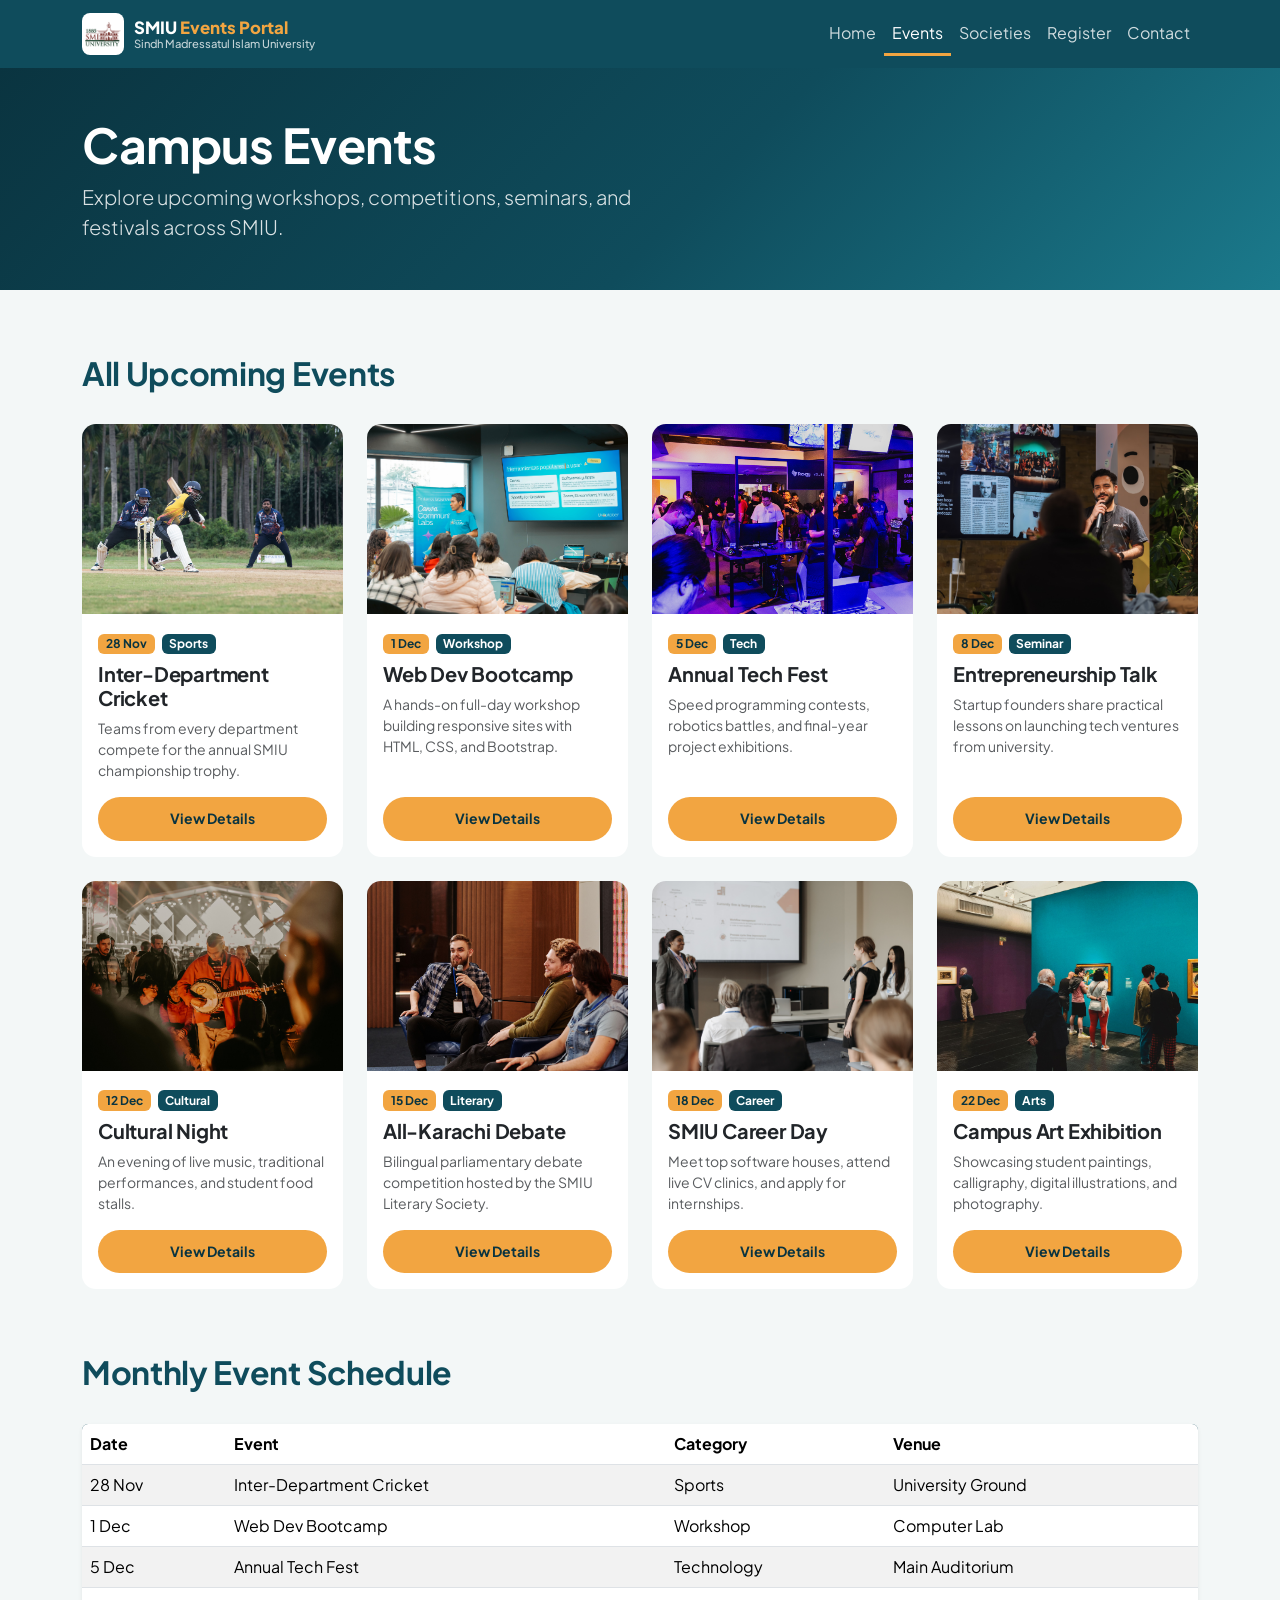
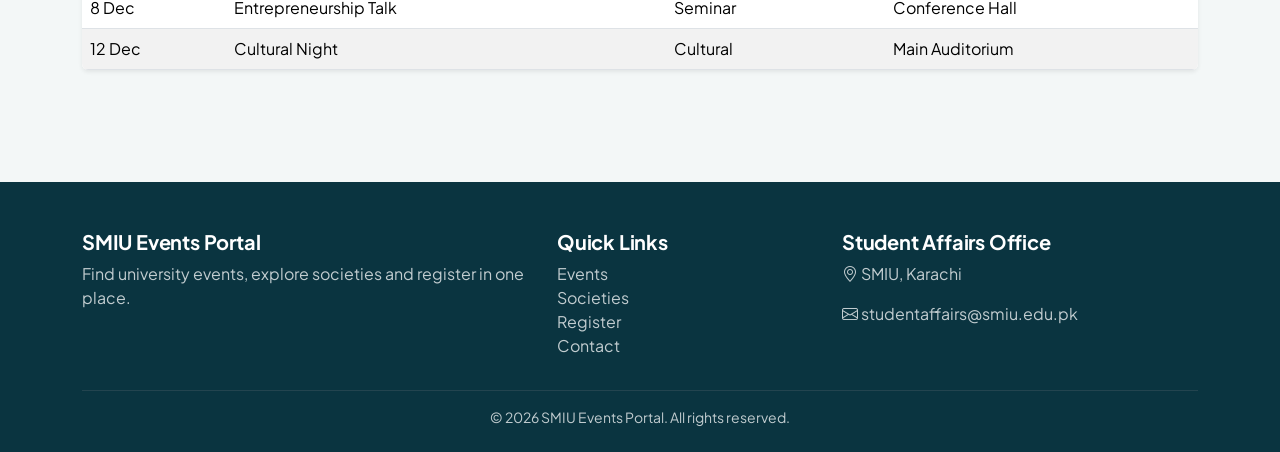
<file: events.html>
<!DOCTYPE html>
<html lang="en">

<head>
  <meta charset="UTF-8">
  <meta name="viewport" content="width=device-width, initial-scale=1.0">
  <meta name="description" content="Explore upcoming SMIU campus events.">
  <title>Events | SMIU Events Portal</title>

  <!-- Bootstrap 5.3.3 CSS -->
  <link href="https://cdn.jsdelivr.net/npm/bootstrap@5.3.3/dist/css/bootstrap.min.css" rel="stylesheet">

  <!-- Bootstrap Icons -->
  <link href="https://cdn.jsdelivr.net/npm/bootstrap-icons@1.11.3/font/bootstrap-icons.min.css" rel="stylesheet">

  <!-- Google Font -->
  <link href="https://fonts.googleapis.com/css2?family=Plus+Jakarta+Sans:wght@400;600;700;800&display=swap" rel="stylesheet">

  <!-- Custom CSS -->
  <link href="css/style.css" rel="stylesheet">
</head>

<body>

  <!-- Navigation -->
  <header>
    <nav class="navbar navbar-expand-lg navbar-dark smiu-navbar sticky-top">
      <div class="container">
        <a class="navbar-brand d-flex align-items-center" href="index.html"><img src="images/smiu-logo.png" alt="SMIU logo" class="brand-logo"><span class="brand-text"><strong>SMIU <span>Events Portal</span></strong><small>Sindh Madressatul Islam University</small></span></a>
        <button class="navbar-toggler" type="button" data-bs-toggle="collapse" data-bs-target="#mainNav" aria-controls="mainNav" aria-expanded="false" aria-label="Toggle navigation">
          <span class="navbar-toggler-icon"></span>
        </button>
        <div class="collapse navbar-collapse" id="mainNav">
          <ul class="navbar-nav ms-auto mb-2 mb-lg-0">
            <li class="nav-item"><a class="nav-link" href="index.html">Home</a></li>
            <li class="nav-item"><a class="nav-link active" aria-current="page" href="events.html">Events</a></li>
            <li class="nav-item"><a class="nav-link" href="societies.html">Societies</a></li>
            <li class="nav-item"><a class="nav-link" href="register.html">Register</a></li>
            <li class="nav-item"><a class="nav-link" href="contact.html">Contact</a></li>
          </ul>
        </div>
      </div>
    </nav>
  </header>

  <main>
    <!-- Page Header -->
    <section class="hero-section py-5">
      <div class="container">
        <h1 class="display-5 fw-bold">Campus Events</h1>
        <p class="lead mb-0">Explore upcoming workshops, competitions, seminars, and festivals across SMIU.</p>
      </div>
    </section>

    <!-- 8 Event Cards Grid (1 col phone, 2 tablet, 4 desktop) -->
    <section class="section-padding">
      <div class="container">
        <h2 class="section-title">All Upcoming Events</h2>
        <div class="row row-cols-1 row-cols-md-2 row-cols-lg-4 g-4">

          <!-- Event 1 -->
          <div class="col">
            <div class="card h-100 event-card">
              <img src="images/event-cricket.jpg" class="card-img-top" alt="Students playing in Inter-Department Cricket tournament" style="height: 190px; object-fit: cover;">
              <div class="card-body d-flex flex-column">
                <div class="mb-2">
                  <span class="badge date-badge me-1">28 Nov</span>
                  <span class="badge category-badge">Sports</span>
                </div>
                <h5 class="card-title">Inter-Department Cricket</h5>
                <p class="card-text text-muted small">Teams from every department compete for the annual SMIU championship trophy.</p>
                <a href="event-details.html#cricket" class="btn btn-smiu btn-sm mt-auto">View Details</a>
              </div>
            </div>
          </div>

          <!-- Event 2 -->
          <div class="col">
            <div class="card h-100 event-card">
              <img src="images/event-web-bootcamp.jpg" class="card-img-top" alt="Students coding during Web Development Bootcamp" style="height: 190px; object-fit: cover;">
              <div class="card-body d-flex flex-column">
                <div class="mb-2">
                  <span class="badge date-badge me-1">1 Dec</span>
                  <span class="badge category-badge">Workshop</span>
                </div>
                <h5 class="card-title">Web Dev Bootcamp</h5>
                <p class="card-text text-muted small">A hands-on full-day workshop building responsive sites with HTML, CSS, and Bootstrap.</p>
                <a href="event-details.html#web-bootcamp" class="btn btn-smiu btn-sm mt-auto">View Details</a>
              </div>
            </div>
          </div>

          <!-- Event 3 -->
          <div class="col">
            <div class="card h-100 event-card">
              <img src="images/event-tech-fest.jpg" class="card-img-top" alt="Participants showcasing projects at Annual Tech Fest" style="height: 190px; object-fit: cover;">
              <div class="card-body d-flex flex-column">
                <div class="mb-2">
                  <span class="badge date-badge me-1">5 Dec</span>
                  <span class="badge category-badge">Tech</span>
                </div>
                <h5 class="card-title">Annual Tech Fest</h5>
                <p class="card-text text-muted small">Speed programming contests, robotics battles, and final-year project exhibitions.</p>
                <a href="event-details.html#tech-fest" class="btn btn-smiu btn-sm mt-auto">View Details</a>
              </div>
            </div>
          </div>

          <!-- Event 4 -->
          <div class="col">
            <div class="card h-100 event-card">
              <img src="images/event-entrepreneurship.jpg" class="card-img-top" alt="Guest speaker at Entrepreneurship Talk seminar" style="height: 190px; object-fit: cover;">
              <div class="card-body d-flex flex-column">
                <div class="mb-2">
                  <span class="badge date-badge me-1">8 Dec</span>
                  <span class="badge category-badge">Seminar</span>
                </div>
                <h5 class="card-title">Entrepreneurship Talk</h5>
                <p class="card-text text-muted small">Startup founders share practical lessons on launching tech ventures from university.</p>
                <a href="event-details.html#entrepreneurship" class="btn btn-smiu btn-sm mt-auto">View Details</a>
              </div>
            </div>
          </div>

          <!-- Event 5 -->
          <div class="col">
            <div class="card h-100 event-card">
              <img src="images/event-cultural-night.jpg" class="card-img-top" alt="Live stage performance at SMIU Cultural Night" style="height: 190px; object-fit: cover;">
              <div class="card-body d-flex flex-column">
                <div class="mb-2">
                  <span class="badge date-badge me-1">12 Dec</span>
                  <span class="badge category-badge">Cultural</span>
                </div>
                <h5 class="card-title">Cultural Night</h5>
                <p class="card-text text-muted small">An evening of live music, traditional performances, and student food stalls.</p>
                <a href="event-details.html#cultural-night" class="btn btn-smiu btn-sm mt-auto">View Details</a>
              </div>
            </div>
          </div>

          <!-- Event 6 -->
          <div class="col">
            <div class="card h-100 event-card">
              <img src="images/event-debate.jpg" class="card-img-top" alt="Student speaker at Inter-University Debate Championship" style="height: 190px; object-fit: cover;">
              <div class="card-body d-flex flex-column">
                <div class="mb-2">
                  <span class="badge date-badge me-1">15 Dec</span>
                  <span class="badge category-badge">Literary</span>
                </div>
                <h5 class="card-title">All-Karachi Debate</h5>
                <p class="card-text text-muted small">Bilingual parliamentary debate competition hosted by the SMIU Literary Society.</p>
                <a href="event-details.html#debate" class="btn btn-smiu btn-sm mt-auto">View Details</a>
              </div>
            </div>
          </div>

          <!-- Event 7 -->
          <div class="col">
            <div class="card h-100 event-card">
              <img src="images/event-career-day.jpg" class="card-img-top" alt="Students networking with recruiters at Career Day" style="height: 190px; object-fit: cover;">
              <div class="card-body d-flex flex-column">
                <div class="mb-2">
                  <span class="badge date-badge me-1">18 Dec</span>
                  <span class="badge category-badge">Career</span>
                </div>
                <h5 class="card-title">SMIU Career Day</h5>
                <p class="card-text text-muted small">Meet top software houses, attend live CV clinics, and apply for internships.</p>
                <a href="event-details.html#career-day" class="btn btn-smiu btn-sm mt-auto">View Details</a>
              </div>
            </div>
          </div>

          <!-- Event 8 -->
          <div class="col">
            <div class="card h-100 event-card">
              <img src="images/event-art-exhibition.jpg" class="card-img-top" alt="Paintings and photography displayed at Campus Art Exhibition" style="height: 190px; object-fit: cover;">
              <div class="card-body d-flex flex-column">
                <div class="mb-2">
                  <span class="badge date-badge me-1">22 Dec</span>
                  <span class="badge category-badge">Arts</span>
                </div>
                <h5 class="card-title">Campus Art Exhibition</h5>
                <p class="card-text text-muted small">Showcasing student paintings, calligraphy, digital illustrations, and photography.</p>
                <a href="event-details.html#art-exhibition" class="btn btn-smiu btn-sm mt-auto">View Details</a>
              </div>
            </div>
          </div>

        </div>
      </div>
    </section>

    <!-- Monthly Schedule Table -->
    <section class="section-padding pt-0">
      <div class="container">
        <h2 class="section-title">Monthly Event Schedule</h2>
        <div class="table-responsive shadow-sm rounded">
          <table class="table table-striped table-hover align-middle mb-0 schedule-table bg-white">
            <thead>
              <tr>
                <th scope="col">Date</th>
                <th scope="col">Event</th>
                <th scope="col">Category</th>
                <th scope="col">Venue</th>
              </tr>
            </thead>
            <tbody>
              <tr>
                <td>28 Nov</td>
                <td>Inter-Department Cricket</td>
                <td>Sports</td>
                <td>University Ground</td>
              </tr>
              <tr>
                <td>1 Dec</td>
                <td>Web Dev Bootcamp</td>
                <td>Workshop</td>
                <td>Computer Lab</td>
              </tr>
              <tr>
                <td>5 Dec</td>
                <td>Annual Tech Fest</td>
                <td>Technology</td>
                <td>Main Auditorium</td>
              </tr>
              <tr>
                <td>8 Dec</td>
                <td>Entrepreneurship Talk</td>
                <td>Seminar</td>
                <td>Conference Hall</td>
              </tr>
              <tr>
                <td>12 Dec</td>
                <td>Cultural Night</td>
                <td>Cultural</td>
                <td>Main Auditorium</td>
              </tr>
            </tbody>
          </table>
        </div>
      </div>
    </section>
  </main>

  <!-- Footer -->
  <footer class="smiu-footer">
    <div class="container">
      <div class="row g-4">
        <div class="col-md-5">
          <h5>SMIU Events Portal</h5>
          <p>Find university events, explore societies and register in one place.</p>
        </div>
        <div class="col-6 col-md-3">
          <h5>Quick Links</h5>
          <ul class="list-unstyled">
            <li><a href="events.html">Events</a></li>
            <li><a href="societies.html">Societies</a></li>
            <li><a href="register.html">Register</a></li>
            <li><a href="contact.html">Contact</a></li>
          </ul>
        </div>
        <div class="col-6 col-md-4">
          <h5>Student Affairs Office</h5>
          <p><i class="bi bi-geo-alt"></i> SMIU, Karachi</p>
          <p><i class="bi bi-envelope"></i> studentaffairs@smiu.edu.pk</p>
        </div>
      </div>
      <hr class="border-secondary">
      <p class="text-center small mb-0">
        &copy; 2026 SMIU Events Portal. All rights reserved.
      </p>
    </div>
  </footer>

  <!-- Bootstrap JS -->
  <script src="https://cdn.jsdelivr.net/npm/bootstrap@5.3.3/dist/js/bootstrap.bundle.min.js"></script>
</body>
</html>
</file>
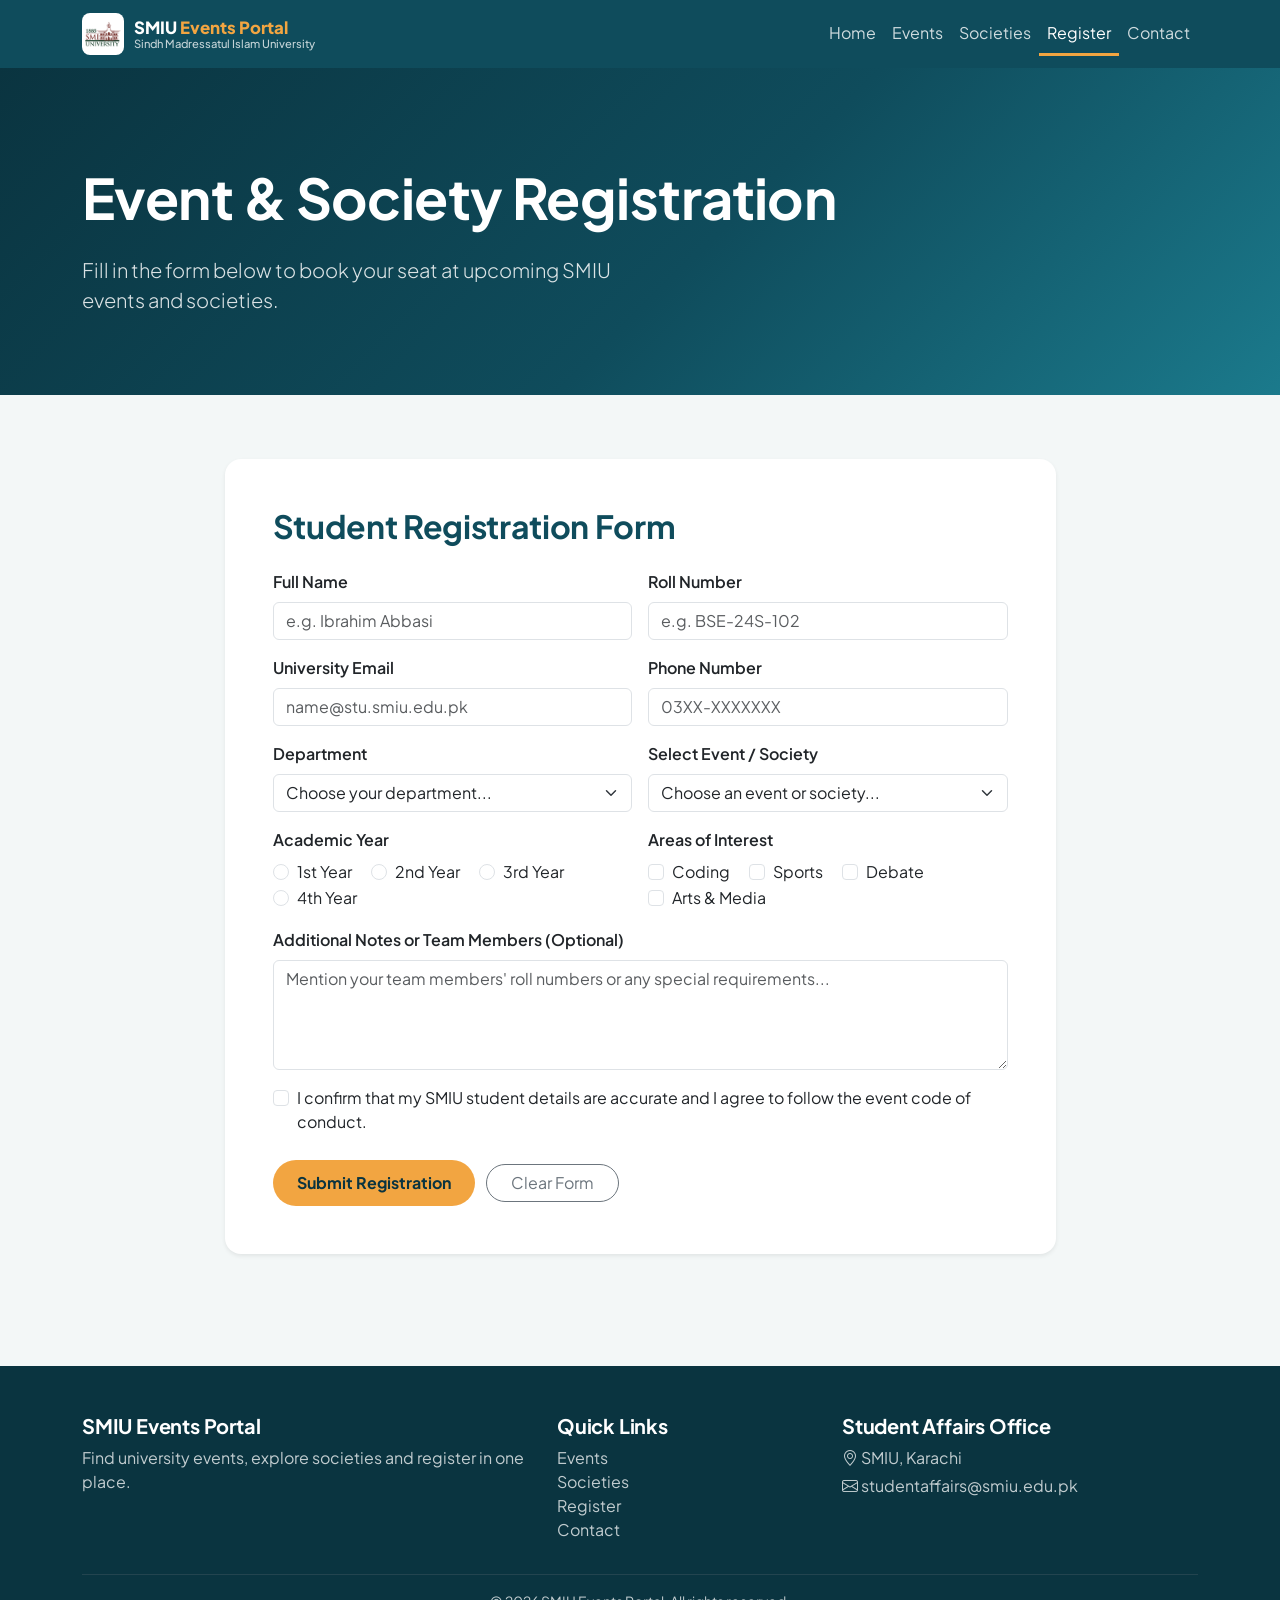
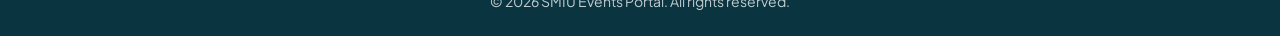
<file: register.html>
<!DOCTYPE html>
<html lang="en">
<head>
  <meta charset="UTF-8">
  <meta name="viewport" content="width=device-width, initial-scale=1">
  <meta name="description" content="Register online for SMIU events and societies.">
  <title>Register | SMIU Events Portal</title>
  <!-- Bootstrap 5.3.3 CSS -->
  <link href="https://cdn.jsdelivr.net/npm/bootstrap@5.3.3/dist/css/bootstrap.min.css" rel="stylesheet">
  <!-- Bootstrap Icons -->
  <link href="https://cdn.jsdelivr.net/npm/bootstrap-icons@1.11.3/font/bootstrap-icons.min.css" rel="stylesheet">
  <!-- Font -->
  <link href="https://fonts.googleapis.com/css2?family=Plus+Jakarta+Sans:wght@400;600;700;800&display=swap" rel="stylesheet">
  <!-- Our own CSS (must come AFTER Bootstrap) -->
  <link href="css/style.css" rel="stylesheet">
</head>
<body>

  <!-- ===== NAVBAR (same on every page) ===== -->
  <header>
    <nav class="navbar navbar-expand-lg smiu-navbar navbar-dark sticky-top">
      <div class="container">
        <a class="navbar-brand d-flex align-items-center" href="index.html"><img src="images/smiu-logo.png" alt="SMIU logo" class="brand-logo"><span class="brand-text"><strong>SMIU <span>Events Portal</span></strong><small>Sindh Madressatul Islam University</small></span></a>
        <button class="navbar-toggler" type="button" data-bs-toggle="collapse"
                data-bs-target="#mainNav" aria-controls="mainNav" aria-expanded="false" aria-label="Toggle navigation">
          <span class="navbar-toggler-icon"></span>
        </button>
        <div class="collapse navbar-collapse" id="mainNav">
          <ul class="navbar-nav ms-auto">
          <li class="nav-item"><a class="nav-link" href="index.html">Home</a></li>
          <li class="nav-item"><a class="nav-link" href="events.html">Events</a></li>
          <li class="nav-item"><a class="nav-link" href="societies.html">Societies</a></li>
          <li class="nav-item"><a class="nav-link active" href="register.html" aria-current="page">Register</a></li>
          <li class="nav-item"><a class="nav-link" href="contact.html">Contact</a></li>
          </ul>
        </div>
      </div>
    </nav>
  </header>

  <!-- ===== MAIN CONTENT ===== -->
  <main>
    <!-- ===== HERO ===== -->
    <section class="hero-section">
      <div class="container">
        <h1 class="display-4 fw-bold">Event &amp; Society Registration</h1>
        <p class="lead mt-4 mb-0">Fill in the form below to book your seat at upcoming SMIU events and societies.</p>
      </div>
    </section>

    <!-- Registration Form Section -->
    <section class="section-padding">
      <div class="container">
        <div class="row justify-content-center">
          <div class="col-lg-9">
            <div class="card border-0 shadow-sm rounded-4 p-4 p-md-5 bg-white">
              <h2 class="section-title mb-4">Student Registration Form</h2>

              <form action="#" method="post">
                <div class="row g-3">

                  <!-- Full Name -->
                  <div class="col-md-6">
                    <label for="fullName" class="form-label fw-semibold">Full Name</label>
                    <input type="text" class="form-control" id="fullName" name="fullName" autocomplete="name" placeholder="e.g. Ibrahim Abbasi" required>
                  </div>

                  <!-- Roll Number -->
                  <div class="col-md-6">
                    <label for="rollNumber" class="form-label fw-semibold">Roll Number</label>
                    <input type="text" class="form-control" id="rollNumber" name="rollNumber" placeholder="e.g. BSE-24S-102" required>
                  </div>

                  <!-- Email -->
                  <div class="col-md-6">
                    <label for="studentEmail" class="form-label fw-semibold">University Email</label>
                    <input type="email" class="form-control" id="studentEmail" name="studentEmail" autocomplete="email" placeholder="name@stu.smiu.edu.pk" required>
                  </div>

                  <!-- Phone -->
                  <div class="col-md-6">
                    <label for="studentPhone" class="form-label fw-semibold">Phone Number</label>
                    <input type="tel" class="form-control" id="studentPhone" name="studentPhone" autocomplete="tel" placeholder="03XX-XXXXXXX" pattern="03[0-9]{2}-?[0-9]{7}" title="Use the format 03XX-XXXXXXX" required>
                  </div>

                  <!-- Department Select -->
                  <div class="col-md-6">
                    <label for="departmentSelect" class="form-label fw-semibold">Department</label>
                    <select class="form-select" id="departmentSelect" name="department" required>
                      <option value="" selected disabled>Choose your department...</option>
                      <option value="se">Software Engineering</option>
                      <option value="cs">Computer Science</option>
                      <option value="ai">Artificial Intelligence &amp; Data Science</option>
                      <option value="bba">Business Administration</option>
                      <option value="media">Media &amp; Communication Studies</option>
                      <option value="env">Environmental Sciences</option>
                    </select>
                  </div>

                  <!-- Event Select -->
                  <div class="col-md-6">
                    <label for="eventSelect" class="form-label fw-semibold">Select Event / Society</label>
                    <select class="form-select" id="eventSelect" name="event" required>
                      <option value="" selected disabled>Choose an event or society...</option>
                      <option value="cricket">Inter-Department Cricket (28 Nov)</option>
                      <option value="web-bootcamp">Web Development Bootcamp (1 Dec)</option>
                      <option value="tech-fest">Annual Tech Fest (5 Dec)</option>
                      <option value="entrepreneurship">Entrepreneurship Talk (8 Dec)</option>
                      <option value="cultural-night">Cultural Night (12 Dec)</option>
                      <option value="career-day">SMIU Career Day (18 Dec)</option>
                      <option value="society-membership">Society Membership Application</option>
                    </select>
                  </div>

                  <!-- Academic Year (Radio Buttons) -->
                  <fieldset class="col-md-6">
                    <legend class="form-label fw-semibold fs-6">Academic Year</legend>
                    <div class="form-check form-check-inline">
                      <input class="form-check-input" type="radio" name="academicYear" id="year1" value="1st Year" required>
                      <label class="form-check-label" for="year1">1st Year</label>
                    </div>
                    <div class="form-check form-check-inline">
                      <input class="form-check-input" type="radio" name="academicYear" id="year2" value="2nd Year">
                      <label class="form-check-label" for="year2">2nd Year</label>
                    </div>
                    <div class="form-check form-check-inline">
                      <input class="form-check-input" type="radio" name="academicYear" id="year3" value="3rd Year">
                      <label class="form-check-label" for="year3">3rd Year</label>
                    </div>
                    <div class="form-check form-check-inline">
                      <input class="form-check-input" type="radio" name="academicYear" id="year4" value="4th Year">
                      <label class="form-check-label" for="year4">4th Year</label>
                    </div>
                  </fieldset>

                  <!-- Interests (Checkboxes) -->
                  <fieldset class="col-md-6">
                    <legend class="form-label fw-semibold fs-6">Areas of Interest</legend>
                    <div class="form-check form-check-inline">
                      <input class="form-check-input" type="checkbox" id="intCoding" name="interests" value="Coding">
                      <label class="form-check-label" for="intCoding">Coding</label>
                    </div>
                    <div class="form-check form-check-inline">
                      <input class="form-check-input" type="checkbox" id="intSports" name="interests" value="Sports">
                      <label class="form-check-label" for="intSports">Sports</label>
                    </div>
                    <div class="form-check form-check-inline">
                      <input class="form-check-input" type="checkbox" id="intDebate" name="interests" value="Debate">
                      <label class="form-check-label" for="intDebate">Debate</label>
                    </div>
                    <div class="form-check form-check-inline">
                      <input class="form-check-input" type="checkbox" id="intArts" name="interests" value="Arts">
                      <label class="form-check-label" for="intArts">Arts &amp; Media</label>
                    </div>
                  </fieldset>

                  <!-- Message / Notes (Textarea) -->
                  <div class="col-12">
                    <label for="studentMessage" class="form-label fw-semibold">Additional Notes or Team Members (Optional)</label>
                    <textarea class="form-control" id="studentMessage" name="message" rows="4" maxlength="500" placeholder="Mention your team members' roll numbers or any special requirements..."></textarea>
                  </div>

                  <!-- Terms Checkbox -->
                  <div class="col-12">
                    <div class="form-check">
                      <input class="form-check-input" type="checkbox" id="agreeTerms" name="agreeTerms" required>
                      <label class="form-check-label" for="agreeTerms">
                        I confirm that my SMIU student details are accurate and I agree to follow the event code of conduct.
                      </label>
                    </div>
                  </div>

                  <!-- Submit Button -->
                  <div class="col-12 mt-4">
                    <button type="submit" class="btn btn-smiu px-4">Submit Registration</button>
                    <button type="reset" class="btn btn-outline-secondary rounded-pill ms-2 px-4">Clear Form</button>
                  </div>

                </div>
              </form>
            </div>
          </div>
        </div>
      </div>
    </section>
  </main>

  <!-- ===== FOOTER (same on every page) ===== -->
  <footer class="smiu-footer">
    <div class="container">
      <div class="row g-4">
        <div class="col-md-5">
          <h5>SMIU Events Portal</h5>
          <p>Find university events, explore societies and register in one place.</p>
        </div>
        <div class="col-6 col-md-3">
          <h5>Quick Links</h5>
          <ul class="list-unstyled">
            <li><a href="events.html">Events</a></li>
            <li><a href="societies.html">Societies</a></li>
            <li><a href="register.html">Register</a></li>
            <li><a href="contact.html">Contact</a></li>
          </ul>
        </div>
        <div class="col-6 col-md-4">
          <h5>Student Affairs Office</h5>
          <p class="mb-1"><i class="bi bi-geo-alt"></i> SMIU, Karachi</p>
          <p class="mb-1 text-break"><i class="bi bi-envelope"></i> studentaffairs@smiu.edu.pk</p>
        </div>
      </div>
      <hr class="border-secondary">
      <p class="text-center small mb-0">&copy; 2026 SMIU Events Portal. All rights reserved.</p>
    </div>
  </footer>

  <!-- Bootstrap 5.3.3 JS bundle -->
  <script src="https://cdn.jsdelivr.net/npm/bootstrap@5.3.3/dist/js/bootstrap.bundle.min.js"></script>
</body>
</html>
</file>
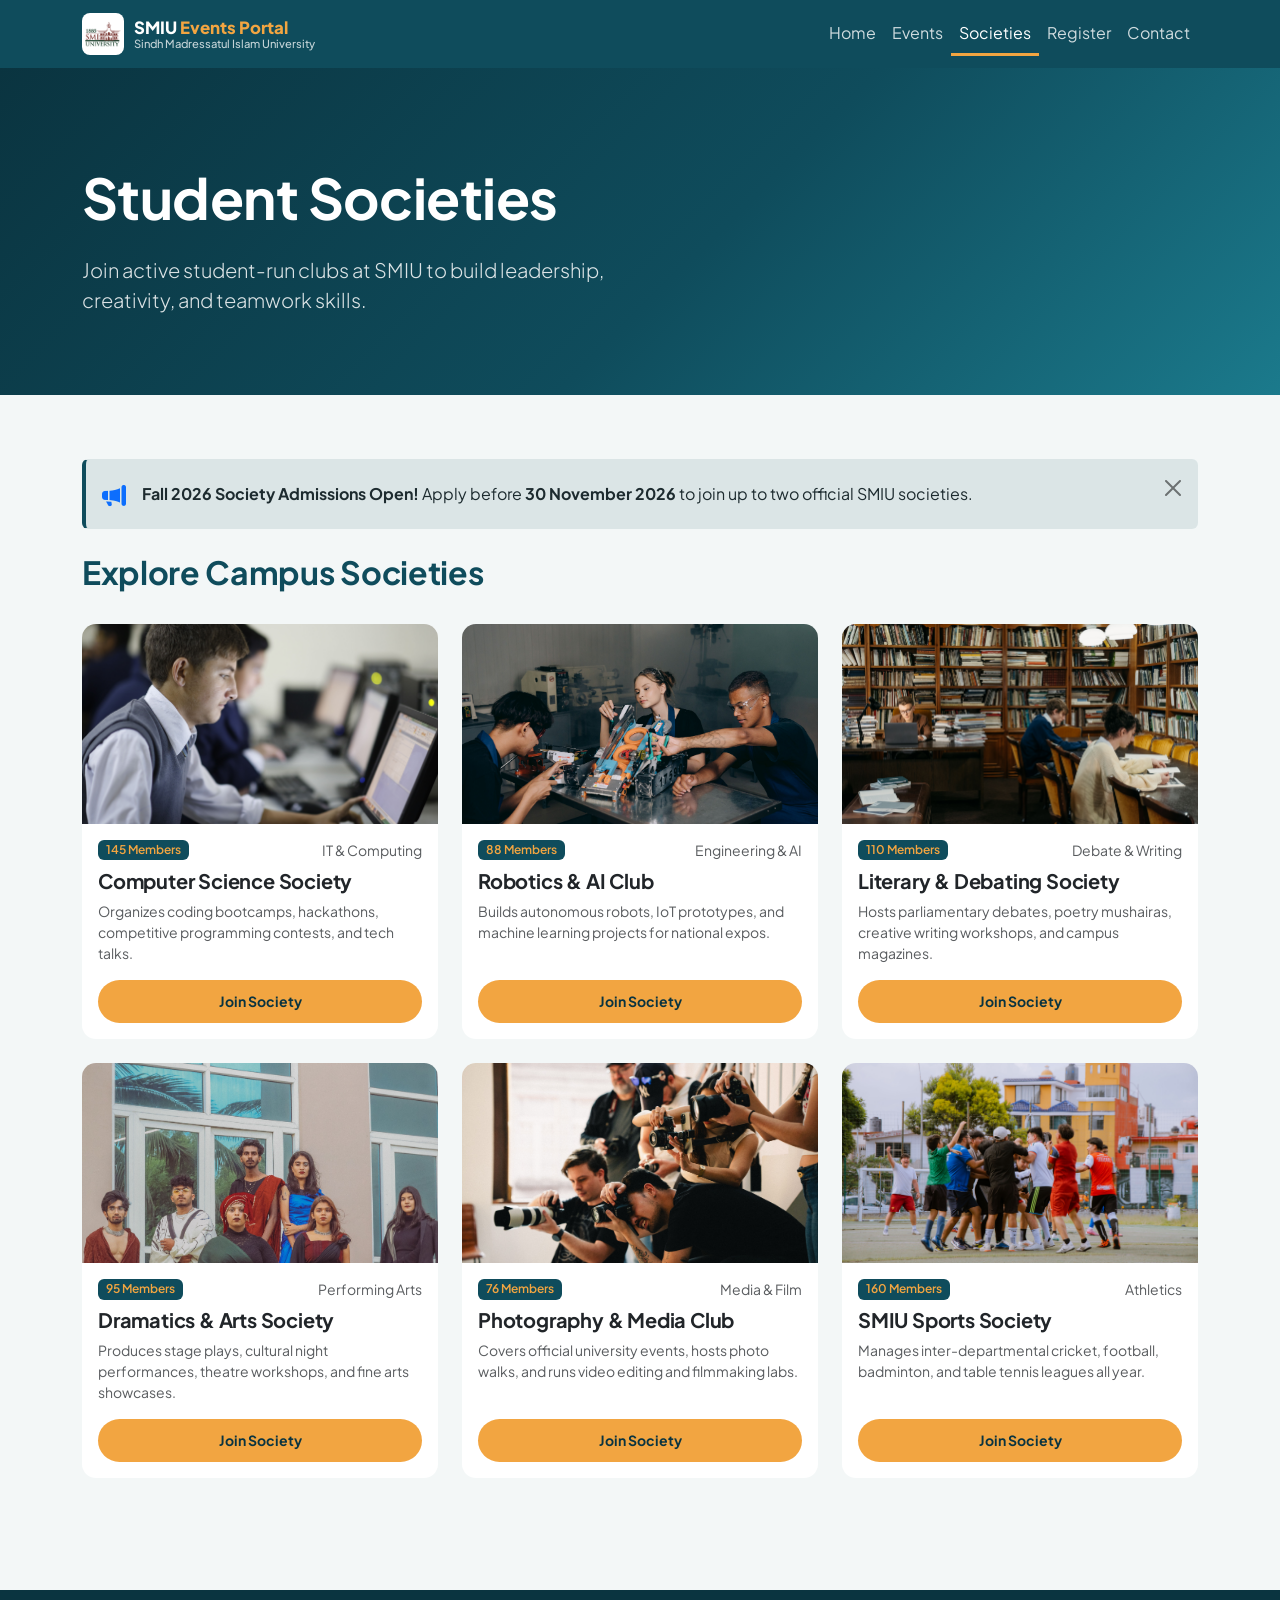
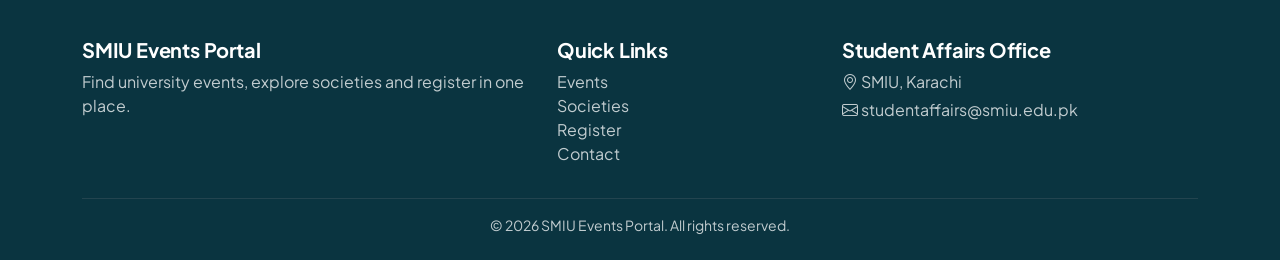
<file: societies.html>
<!DOCTYPE html>
<html lang="en">
<head>
  <meta charset="UTF-8">
  <meta name="viewport" content="width=device-width, initial-scale=1">
  <meta name="description" content="Explore SMIU student societies and apply for membership.">
  <title>Societies | SMIU Events Portal</title>
  <!-- Bootstrap 5.3.3 CSS -->
  <link href="https://cdn.jsdelivr.net/npm/bootstrap@5.3.3/dist/css/bootstrap.min.css" rel="stylesheet">
  <!-- Bootstrap Icons -->
  <link href="https://cdn.jsdelivr.net/npm/bootstrap-icons@1.11.3/font/bootstrap-icons.min.css" rel="stylesheet">
  <!-- Font -->
  <link href="https://fonts.googleapis.com/css2?family=Plus+Jakarta+Sans:wght@400;600;700;800&display=swap" rel="stylesheet">
  <!-- Our own CSS (must come AFTER Bootstrap) -->
  <link href="css/style.css" rel="stylesheet">
</head>
<body>

  <!-- ===== NAVBAR (same on every page) ===== -->
  <header>
    <nav class="navbar navbar-expand-lg smiu-navbar navbar-dark sticky-top">
      <div class="container">
        <a class="navbar-brand d-flex align-items-center" href="index.html"><img src="images/smiu-logo.png" alt="SMIU logo" class="brand-logo"><span class="brand-text"><strong>SMIU <span>Events Portal</span></strong><small>Sindh Madressatul Islam University</small></span></a>
        <button class="navbar-toggler" type="button" data-bs-toggle="collapse"
                data-bs-target="#mainNav" aria-controls="mainNav" aria-expanded="false" aria-label="Toggle navigation">
          <span class="navbar-toggler-icon"></span>
        </button>
        <div class="collapse navbar-collapse" id="mainNav">
          <ul class="navbar-nav ms-auto">
          <li class="nav-item"><a class="nav-link" href="index.html">Home</a></li>
          <li class="nav-item"><a class="nav-link" href="events.html">Events</a></li>
          <li class="nav-item"><a class="nav-link active" href="societies.html" aria-current="page">Societies</a></li>
          <li class="nav-item"><a class="nav-link" href="register.html">Register</a></li>
          <li class="nav-item"><a class="nav-link" href="contact.html">Contact</a></li>
          </ul>
        </div>
      </div>
    </nav>
  </header>

  <!-- ===== MAIN CONTENT ===== -->
  <main>
    <!-- ===== HERO ===== -->
    <section class="hero-section">
      <div class="container">
        <h1 class="display-4 fw-bold">Student Societies</h1>
        <p class="lead mt-4 mb-0">Join active student-run clubs at SMIU to build leadership, creativity, and teamwork skills.</p>
      </div>
    </section>

    <!-- Societies Grid -->
    <section class="section-padding">
      <div class="container">
        <!-- Bootstrap Alert Component -->
        <div class="alert alert-smiu alert-dismissible fade show d-flex align-items-center mb-4" role="alert">
          <i class="bi bi-megaphone-fill fs-4 me-3 text-primary"></i>
          <div>
            <strong>Fall 2026 Society Admissions Open!</strong> Apply before <strong>30 November 2026</strong> to join up to two official SMIU societies.
          </div>
          <button type="button" class="btn-close" data-bs-dismiss="alert" aria-label="Close"></button>
        </div>

        <h2 class="section-title">Explore Campus Societies</h2>
        <div class="row row-cols-1 row-cols-md-2 row-cols-lg-3 g-4">

          <!-- Society 1: Computer Science -->
          <div class="col">
            <div class="card h-100 society-card">
              <img src="images/society-computer.jpg" class="card-img-top" alt="Students collaborating at SMIU Computer Science Society" style="height: 200px; object-fit: cover;">
              <div class="card-body d-flex flex-column">
                <div class="d-flex justify-content-between align-items-center mb-2">
                  <span class="badge society-badge">145 Members</span>
                  <small class="text-muted">IT &amp; Computing</small>
                </div>
                <h5 class="card-title">Computer Science Society</h5>
                <p class="card-text text-muted small">Organizes coding bootcamps, hackathons, competitive programming contests, and tech talks.</p>
                <a href="register.html" class="btn btn-smiu btn-sm mt-auto">Join Society</a>
              </div>
            </div>
          </div>

          <!-- Society 2: Robotics -->
          <div class="col">
            <div class="card h-100 society-card">
              <img src="images/society-robotics.jpg" class="card-img-top" alt="Hardware prototyping at SMIU Robotics & AI Club" style="height: 200px; object-fit: cover;">
              <div class="card-body d-flex flex-column">
                <div class="d-flex justify-content-between align-items-center mb-2">
                  <span class="badge society-badge">88 Members</span>
                  <small class="text-muted">Engineering &amp; AI</small>
                </div>
                <h5 class="card-title">Robotics &amp; AI Club</h5>
                <p class="card-text text-muted small">Builds autonomous robots, IoT prototypes, and machine learning projects for national expos.</p>
                <a href="register.html" class="btn btn-smiu btn-sm mt-auto">Join Society</a>
              </div>
            </div>
          </div>

          <!-- Society 3: Literary -->
          <div class="col">
            <div class="card h-100 society-card">
              <img src="images/society-literary.jpg" class="card-img-top" alt="Students speaking at SMIU Literary & Debating Society" style="height: 200px; object-fit: cover;">
              <div class="card-body d-flex flex-column">
                <div class="d-flex justify-content-between align-items-center mb-2">
                  <span class="badge society-badge">110 Members</span>
                  <small class="text-muted">Debate &amp; Writing</small>
                </div>
                <h5 class="card-title">Literary &amp; Debating Society</h5>
                <p class="card-text text-muted small">Hosts parliamentary debates, poetry mushairas, creative writing workshops, and campus magazines.</p>
                <a href="register.html" class="btn btn-smiu btn-sm mt-auto">Join Society</a>
              </div>
            </div>
          </div>

          <!-- Society 4: Drama & Arts -->
          <div class="col">
            <div class="card h-100 society-card">
              <img src="images/society-drama.jpg" class="card-img-top" alt="Stage rehearsal by SMIU Dramatics & Performing Arts Society" style="height: 200px; object-fit: cover;">
              <div class="card-body d-flex flex-column">
                <div class="d-flex justify-content-between align-items-center mb-2">
                  <span class="badge society-badge">95 Members</span>
                  <small class="text-muted">Performing Arts</small>
                </div>
                <h5 class="card-title">Dramatics &amp; Arts Society</h5>
                <p class="card-text text-muted small">Produces stage plays, cultural night performances, theatre workshops, and fine arts showcases.</p>
                <a href="register.html" class="btn btn-smiu btn-sm mt-auto">Join Society</a>
              </div>
            </div>
          </div>

          <!-- Society 5: Photography -->
          <div class="col">
            <div class="card h-100 society-card">
              <img src="images/society-photography.jpg" class="card-img-top" alt="Student photographer covering a campus event" style="height: 200px; object-fit: cover;">
              <div class="card-body d-flex flex-column">
                <div class="d-flex justify-content-between align-items-center mb-2">
                  <span class="badge society-badge">76 Members</span>
                  <small class="text-muted">Media &amp; Film</small>
                </div>
                <h5 class="card-title">Photography &amp; Media Club</h5>
                <p class="card-text text-muted small">Covers official university events, hosts photo walks, and runs video editing and filmmaking labs.</p>
                <a href="register.html" class="btn btn-smiu btn-sm mt-auto">Join Society</a>
              </div>
            </div>
          </div>

          <!-- Society 6: Sports -->
          <div class="col">
            <div class="card h-100 society-card">
              <img src="images/society-sports.jpg" class="card-img-top" alt="Athletes practicing with SMIU Sports Society" style="height: 200px; object-fit: cover;">
              <div class="card-body d-flex flex-column">
                <div class="d-flex justify-content-between align-items-center mb-2">
                  <span class="badge society-badge">160 Members</span>
                  <small class="text-muted">Athletics</small>
                </div>
                <h5 class="card-title">SMIU Sports Society</h5>
                <p class="card-text text-muted small">Manages inter-departmental cricket, football, badminton, and table tennis leagues all year.</p>
                <a href="register.html" class="btn btn-smiu btn-sm mt-auto">Join Society</a>
              </div>
            </div>
          </div>

        </div>
      </div>
    </section>
  </main>

  <!-- ===== FOOTER (same on every page) ===== -->
  <footer class="smiu-footer">
    <div class="container">
      <div class="row g-4">
        <div class="col-md-5">
          <h5>SMIU Events Portal</h5>
          <p>Find university events, explore societies and register in one place.</p>
        </div>
        <div class="col-6 col-md-3">
          <h5>Quick Links</h5>
          <ul class="list-unstyled">
            <li><a href="events.html">Events</a></li>
            <li><a href="societies.html">Societies</a></li>
            <li><a href="register.html">Register</a></li>
            <li><a href="contact.html">Contact</a></li>
          </ul>
        </div>
        <div class="col-6 col-md-4">
          <h5>Student Affairs Office</h5>
          <p class="mb-1"><i class="bi bi-geo-alt"></i> SMIU, Karachi</p>
          <p class="mb-1 text-break"><i class="bi bi-envelope"></i> studentaffairs@smiu.edu.pk</p>
        </div>
      </div>
      <hr class="border-secondary">
      <p class="text-center small mb-0">&copy; 2026 SMIU Events Portal. All rights reserved.</p>
    </div>
  </footer>

  <!-- Bootstrap 5.3.3 JS bundle -->
  <script src="https://cdn.jsdelivr.net/npm/bootstrap@5.3.3/dist/js/bootstrap.bundle.min.js"></script>
</body>
</html>
</file>
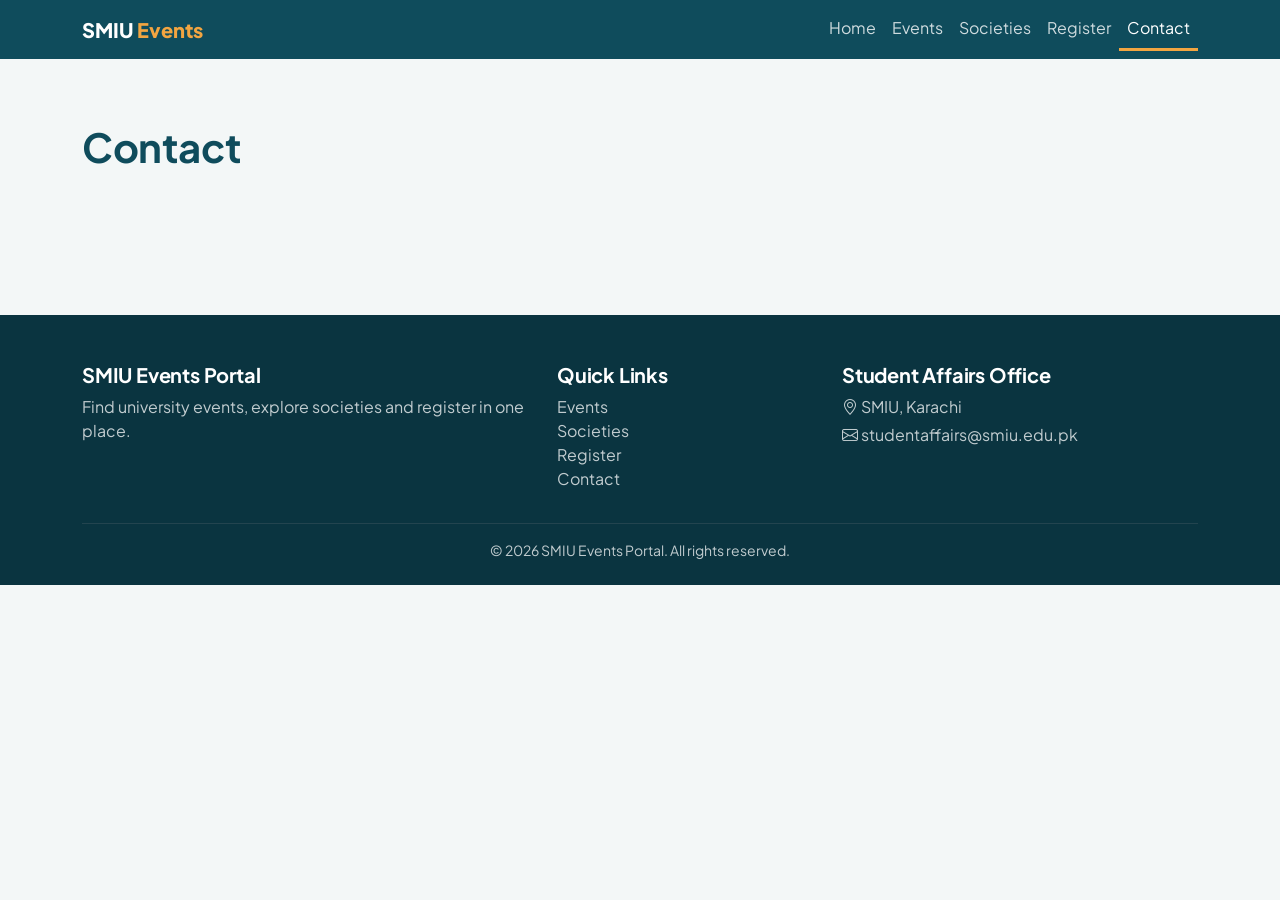
<file: smiu-starter-for-main/contact.html>
<!DOCTYPE html>
<html lang="en">
<head>
  <meta charset="UTF-8">
  <meta name="viewport" content="width=device-width, initial-scale=1">
  <title>Contact | SMIU Events Portal</title>
  <!-- Bootstrap 5.3.3 CSS -->
  <link href="https://cdn.jsdelivr.net/npm/bootstrap@5.3.3/dist/css/bootstrap.min.css" rel="stylesheet">
  <!-- Bootstrap Icons -->
  <link href="https://cdn.jsdelivr.net/npm/bootstrap-icons@1.11.3/font/bootstrap-icons.min.css" rel="stylesheet">
  <!-- Font -->
  <link href="https://fonts.googleapis.com/css2?family=Plus+Jakarta+Sans:wght@400;600;700;800&display=swap" rel="stylesheet">
  <!-- Our own CSS (must come AFTER Bootstrap) -->
  <link href="css/style.css" rel="stylesheet">
</head>
<body>

  <!-- ===== NAVBAR (same on every page) ===== -->
  <header>
    <nav class="navbar navbar-expand-lg smiu-navbar navbar-dark sticky-top">
      <div class="container">
        <a class="navbar-brand" href="index.html">SMIU <span>Events</span></a>
        <button class="navbar-toggler" type="button" data-bs-toggle="collapse"
                data-bs-target="#mainNav" aria-controls="mainNav" aria-expanded="false" aria-label="Toggle navigation">
          <span class="navbar-toggler-icon"></span>
        </button>
        <div class="collapse navbar-collapse" id="mainNav">
          <ul class="navbar-nav ms-auto">
          <li class="nav-item"><a class="nav-link" href="index.html">Home</a></li>
          <li class="nav-item"><a class="nav-link" href="events.html">Events</a></li>
          <li class="nav-item"><a class="nav-link" href="societies.html">Societies</a></li>
          <li class="nav-item"><a class="nav-link" href="register.html">Register</a></li>
          <li class="nav-item"><a class="nav-link active" href="contact.html" aria-current="page">Contact</a></li>
          </ul>
        </div>
      </div>
    </nav>
  </header>

  <!-- ===== MAIN CONTENT ===== -->
  <main>
    <section class="section-padding">
      <div class="container">
        <h1 class="section-title">Contact</h1>
        <!-- TODO: build this page on your own branch -->
      </div>
    </section>
  </main>

  <!-- ===== FOOTER (same on every page) ===== -->
  <footer class="smiu-footer">
    <div class="container">
      <div class="row g-4">
        <div class="col-md-5">
          <h5>SMIU Events Portal</h5>
          <p>Find university events, explore societies and register in one place.</p>
        </div>
        <div class="col-6 col-md-3">
          <h5>Quick Links</h5>
          <ul class="list-unstyled">
            <li><a href="events.html">Events</a></li>
            <li><a href="societies.html">Societies</a></li>
            <li><a href="register.html">Register</a></li>
            <li><a href="contact.html">Contact</a></li>
          </ul>
        </div>
        <div class="col-6 col-md-4">
          <h5>Student Affairs Office</h5>
          <p class="mb-1"><i class="bi bi-geo-alt"></i> SMIU, Karachi</p>
          <p class="mb-1"><i class="bi bi-envelope"></i> studentaffairs@smiu.edu.pk</p>
        </div>
      </div>
      <hr class="border-secondary">
      <p class="text-center small mb-0">&copy; 2026 SMIU Events Portal. All rights reserved.</p>
    </div>
  </footer>

  <!-- Bootstrap 5.3.3 JS bundle -->
  <script src="https://cdn.jsdelivr.net/npm/bootstrap@5.3.3/dist/js/bootstrap.bundle.min.js"></script>
</body>
</html>
</file>
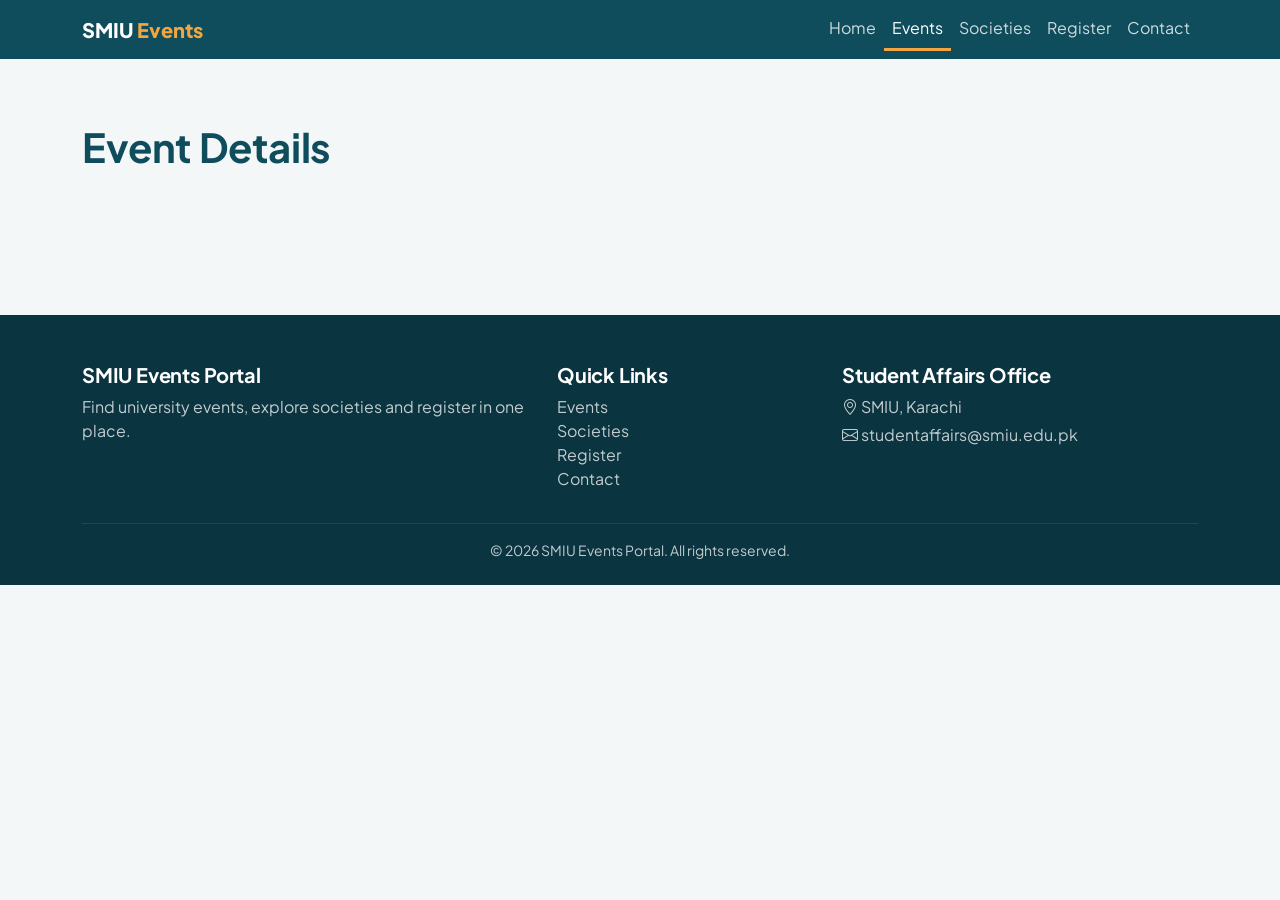
<file: smiu-starter-for-main/event-details.html>
<!DOCTYPE html>
<html lang="en">
<head>
  <meta charset="UTF-8">
  <meta name="viewport" content="width=device-width, initial-scale=1">
  <title>Event Details | SMIU Events Portal</title>
  <!-- Bootstrap 5.3.3 CSS -->
  <link href="https://cdn.jsdelivr.net/npm/bootstrap@5.3.3/dist/css/bootstrap.min.css" rel="stylesheet">
  <!-- Bootstrap Icons -->
  <link href="https://cdn.jsdelivr.net/npm/bootstrap-icons@1.11.3/font/bootstrap-icons.min.css" rel="stylesheet">
  <!-- Font -->
  <link href="https://fonts.googleapis.com/css2?family=Plus+Jakarta+Sans:wght@400;600;700;800&display=swap" rel="stylesheet">
  <!-- Our own CSS (must come AFTER Bootstrap) -->
  <link href="css/style.css" rel="stylesheet">
</head>
<body>

  <!-- ===== NAVBAR (same on every page) ===== -->
  <header>
    <nav class="navbar navbar-expand-lg smiu-navbar navbar-dark sticky-top">
      <div class="container">
        <a class="navbar-brand" href="index.html">SMIU <span>Events</span></a>
        <button class="navbar-toggler" type="button" data-bs-toggle="collapse"
                data-bs-target="#mainNav" aria-controls="mainNav" aria-expanded="false" aria-label="Toggle navigation">
          <span class="navbar-toggler-icon"></span>
        </button>
        <div class="collapse navbar-collapse" id="mainNav">
          <ul class="navbar-nav ms-auto">
          <li class="nav-item"><a class="nav-link" href="index.html">Home</a></li>
          <li class="nav-item"><a class="nav-link active" href="events.html" aria-current="page">Events</a></li>
          <li class="nav-item"><a class="nav-link" href="societies.html">Societies</a></li>
          <li class="nav-item"><a class="nav-link" href="register.html">Register</a></li>
          <li class="nav-item"><a class="nav-link" href="contact.html">Contact</a></li>
          </ul>
        </div>
      </div>
    </nav>
  </header>

  <!-- ===== MAIN CONTENT ===== -->
  <main>
    <section class="section-padding">
      <div class="container">
        <h1 class="section-title">Event Details</h1>
        <!-- TODO: build this page on your own branch -->
      </div>
    </section>
  </main>

  <!-- ===== FOOTER (same on every page) ===== -->
  <footer class="smiu-footer">
    <div class="container">
      <div class="row g-4">
        <div class="col-md-5">
          <h5>SMIU Events Portal</h5>
          <p>Find university events, explore societies and register in one place.</p>
        </div>
        <div class="col-6 col-md-3">
          <h5>Quick Links</h5>
          <ul class="list-unstyled">
            <li><a href="events.html">Events</a></li>
            <li><a href="societies.html">Societies</a></li>
            <li><a href="register.html">Register</a></li>
            <li><a href="contact.html">Contact</a></li>
          </ul>
        </div>
        <div class="col-6 col-md-4">
          <h5>Student Affairs Office</h5>
          <p class="mb-1"><i class="bi bi-geo-alt"></i> SMIU, Karachi</p>
          <p class="mb-1"><i class="bi bi-envelope"></i> studentaffairs@smiu.edu.pk</p>
        </div>
      </div>
      <hr class="border-secondary">
      <p class="text-center small mb-0">&copy; 2026 SMIU Events Portal. All rights reserved.</p>
    </div>
  </footer>

  <!-- Bootstrap 5.3.3 JS bundle -->
  <script src="https://cdn.jsdelivr.net/npm/bootstrap@5.3.3/dist/js/bootstrap.bundle.min.js"></script>
</body>
</html>
</file>
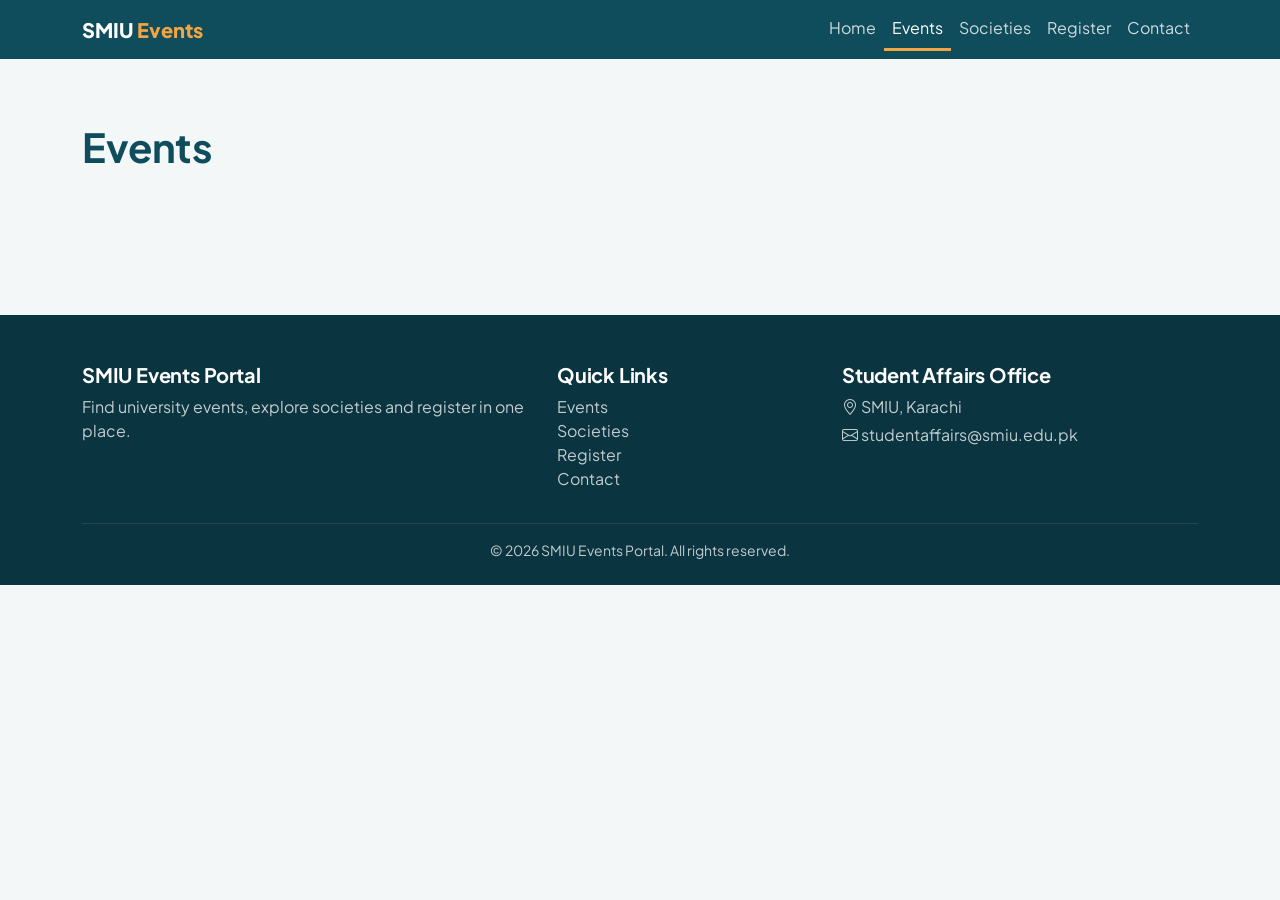
<file: smiu-starter-for-main/events.html>
<!DOCTYPE html>
<html lang="en">
<head>
  <meta charset="UTF-8">
  <meta name="viewport" content="width=device-width, initial-scale=1">
  <title>Events | SMIU Events Portal</title>
  <!-- Bootstrap 5.3.3 CSS -->
  <link href="https://cdn.jsdelivr.net/npm/bootstrap@5.3.3/dist/css/bootstrap.min.css" rel="stylesheet">
  <!-- Bootstrap Icons -->
  <link href="https://cdn.jsdelivr.net/npm/bootstrap-icons@1.11.3/font/bootstrap-icons.min.css" rel="stylesheet">
  <!-- Font -->
  <link href="https://fonts.googleapis.com/css2?family=Plus+Jakarta+Sans:wght@400;600;700;800&display=swap" rel="stylesheet">
  <!-- Our own CSS (must come AFTER Bootstrap) -->
  <link href="css/style.css" rel="stylesheet">
</head>
<body>

  <!-- ===== NAVBAR (same on every page) ===== -->
  <header>
    <nav class="navbar navbar-expand-lg smiu-navbar navbar-dark sticky-top">
      <div class="container">
        <a class="navbar-brand" href="index.html">SMIU <span>Events</span></a>
        <button class="navbar-toggler" type="button" data-bs-toggle="collapse"
                data-bs-target="#mainNav" aria-controls="mainNav" aria-expanded="false" aria-label="Toggle navigation">
          <span class="navbar-toggler-icon"></span>
        </button>
        <div class="collapse navbar-collapse" id="mainNav">
          <ul class="navbar-nav ms-auto">
          <li class="nav-item"><a class="nav-link" href="index.html">Home</a></li>
          <li class="nav-item"><a class="nav-link active" href="events.html" aria-current="page">Events</a></li>
          <li class="nav-item"><a class="nav-link" href="societies.html">Societies</a></li>
          <li class="nav-item"><a class="nav-link" href="register.html">Register</a></li>
          <li class="nav-item"><a class="nav-link" href="contact.html">Contact</a></li>
          </ul>
        </div>
      </div>
    </nav>
  </header>

  <!-- ===== MAIN CONTENT ===== -->
  <main>
    <section class="section-padding">
      <div class="container">
        <h1 class="section-title">Events</h1>
        <!-- TODO: build this page on your own branch -->
      </div>
    </section>
  </main>

  <!-- ===== FOOTER (same on every page) ===== -->
  <footer class="smiu-footer">
    <div class="container">
      <div class="row g-4">
        <div class="col-md-5">
          <h5>SMIU Events Portal</h5>
          <p>Find university events, explore societies and register in one place.</p>
        </div>
        <div class="col-6 col-md-3">
          <h5>Quick Links</h5>
          <ul class="list-unstyled">
            <li><a href="events.html">Events</a></li>
            <li><a href="societies.html">Societies</a></li>
            <li><a href="register.html">Register</a></li>
            <li><a href="contact.html">Contact</a></li>
          </ul>
        </div>
        <div class="col-6 col-md-4">
          <h5>Student Affairs Office</h5>
          <p class="mb-1"><i class="bi bi-geo-alt"></i> SMIU, Karachi</p>
          <p class="mb-1"><i class="bi bi-envelope"></i> studentaffairs@smiu.edu.pk</p>
        </div>
      </div>
      <hr class="border-secondary">
      <p class="text-center small mb-0">&copy; 2026 SMIU Events Portal. All rights reserved.</p>
    </div>
  </footer>

  <!-- Bootstrap 5.3.3 JS bundle -->
  <script src="https://cdn.jsdelivr.net/npm/bootstrap@5.3.3/dist/js/bootstrap.bundle.min.js"></script>
</body>
</html>
</file>
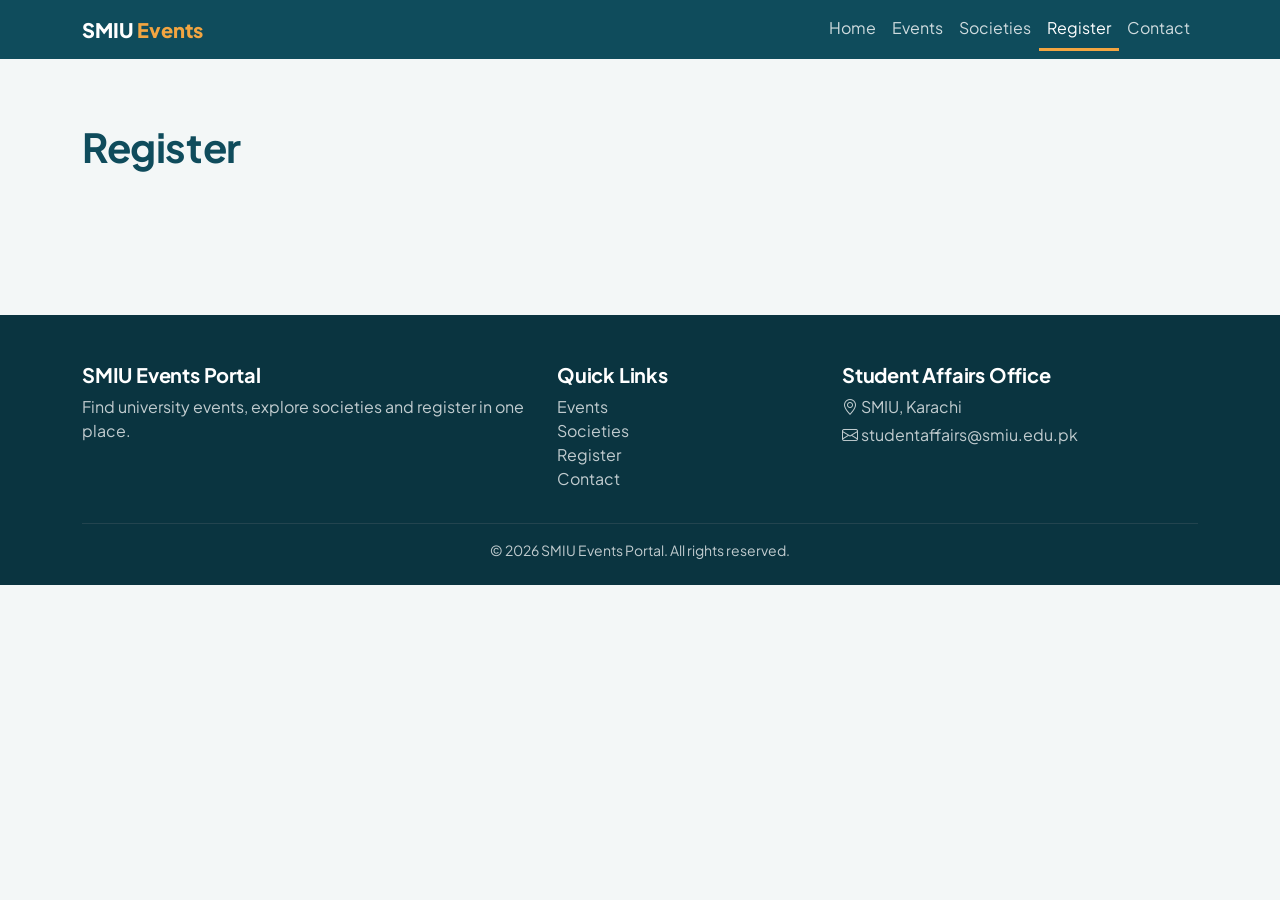
<file: smiu-starter-for-main/register.html>
<!DOCTYPE html>
<html lang="en">
<head>
  <meta charset="UTF-8">
  <meta name="viewport" content="width=device-width, initial-scale=1">
  <title>Register | SMIU Events Portal</title>
  <!-- Bootstrap 5.3.3 CSS -->
  <link href="https://cdn.jsdelivr.net/npm/bootstrap@5.3.3/dist/css/bootstrap.min.css" rel="stylesheet">
  <!-- Bootstrap Icons -->
  <link href="https://cdn.jsdelivr.net/npm/bootstrap-icons@1.11.3/font/bootstrap-icons.min.css" rel="stylesheet">
  <!-- Font -->
  <link href="https://fonts.googleapis.com/css2?family=Plus+Jakarta+Sans:wght@400;600;700;800&display=swap" rel="stylesheet">
  <!-- Our own CSS (must come AFTER Bootstrap) -->
  <link href="css/style.css" rel="stylesheet">
</head>
<body>

  <!-- ===== NAVBAR (same on every page) ===== -->
  <header>
    <nav class="navbar navbar-expand-lg smiu-navbar navbar-dark sticky-top">
      <div class="container">
        <a class="navbar-brand" href="index.html">SMIU <span>Events</span></a>
        <button class="navbar-toggler" type="button" data-bs-toggle="collapse"
                data-bs-target="#mainNav" aria-controls="mainNav" aria-expanded="false" aria-label="Toggle navigation">
          <span class="navbar-toggler-icon"></span>
        </button>
        <div class="collapse navbar-collapse" id="mainNav">
          <ul class="navbar-nav ms-auto">
          <li class="nav-item"><a class="nav-link" href="index.html">Home</a></li>
          <li class="nav-item"><a class="nav-link" href="events.html">Events</a></li>
          <li class="nav-item"><a class="nav-link" href="societies.html">Societies</a></li>
          <li class="nav-item"><a class="nav-link active" href="register.html" aria-current="page">Register</a></li>
          <li class="nav-item"><a class="nav-link" href="contact.html">Contact</a></li>
          </ul>
        </div>
      </div>
    </nav>
  </header>

  <!-- ===== MAIN CONTENT ===== -->
  <main>
    <section class="section-padding">
      <div class="container">
        <h1 class="section-title">Register</h1>
        <!-- TODO: build this page on your own branch -->
      </div>
    </section>
  </main>

  <!-- ===== FOOTER (same on every page) ===== -->
  <footer class="smiu-footer">
    <div class="container">
      <div class="row g-4">
        <div class="col-md-5">
          <h5>SMIU Events Portal</h5>
          <p>Find university events, explore societies and register in one place.</p>
        </div>
        <div class="col-6 col-md-3">
          <h5>Quick Links</h5>
          <ul class="list-unstyled">
            <li><a href="events.html">Events</a></li>
            <li><a href="societies.html">Societies</a></li>
            <li><a href="register.html">Register</a></li>
            <li><a href="contact.html">Contact</a></li>
          </ul>
        </div>
        <div class="col-6 col-md-4">
          <h5>Student Affairs Office</h5>
          <p class="mb-1"><i class="bi bi-geo-alt"></i> SMIU, Karachi</p>
          <p class="mb-1"><i class="bi bi-envelope"></i> studentaffairs@smiu.edu.pk</p>
        </div>
      </div>
      <hr class="border-secondary">
      <p class="text-center small mb-0">&copy; 2026 SMIU Events Portal. All rights reserved.</p>
    </div>
  </footer>

  <!-- Bootstrap 5.3.3 JS bundle -->
  <script src="https://cdn.jsdelivr.net/npm/bootstrap@5.3.3/dist/js/bootstrap.bundle.min.js"></script>
</body>
</html>
</file>
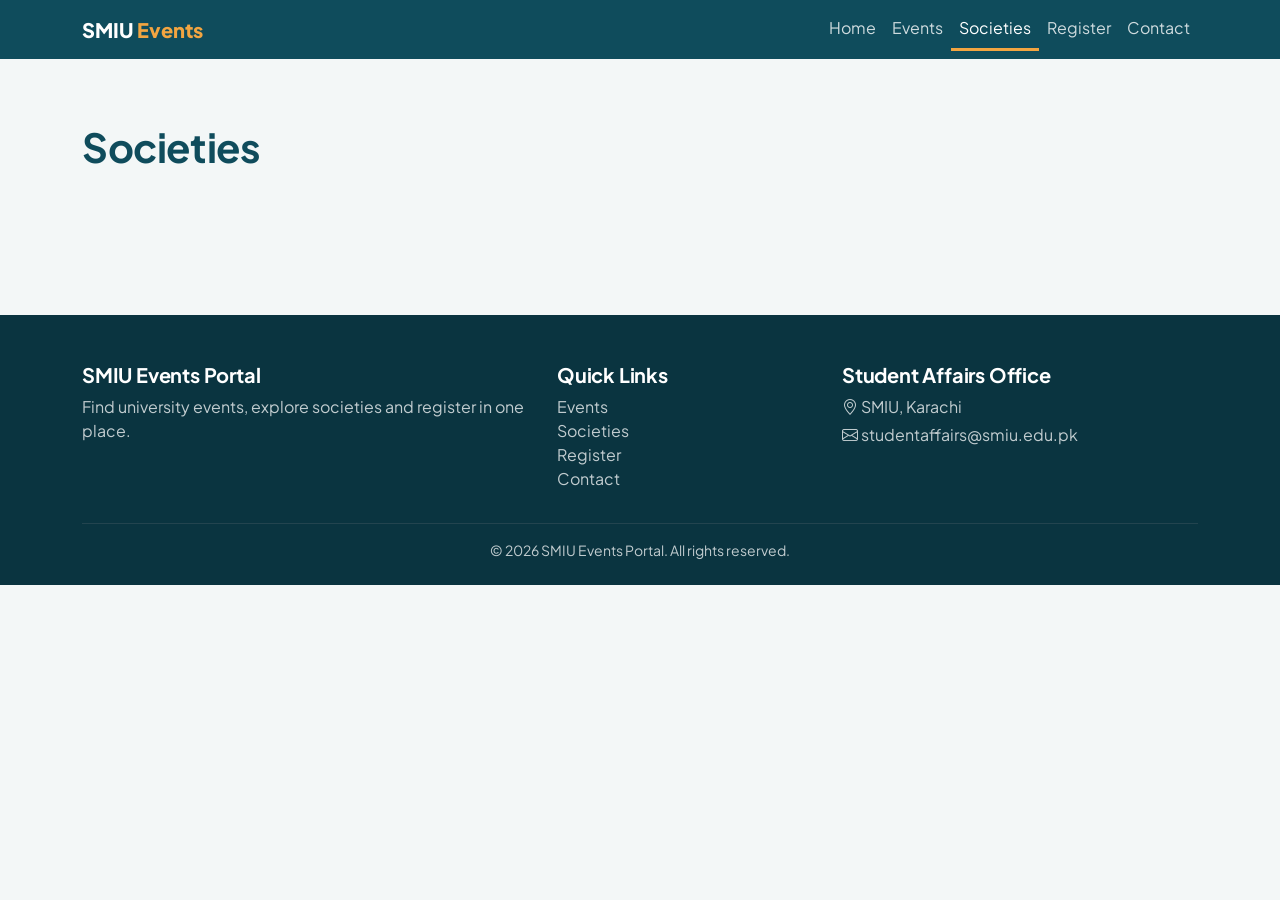
<file: smiu-starter-for-main/societies.html>
<!DOCTYPE html>
<html lang="en">
<head>
  <meta charset="UTF-8">
  <meta name="viewport" content="width=device-width, initial-scale=1">
  <title>Societies | SMIU Events Portal</title>
  <!-- Bootstrap 5.3.3 CSS -->
  <link href="https://cdn.jsdelivr.net/npm/bootstrap@5.3.3/dist/css/bootstrap.min.css" rel="stylesheet">
  <!-- Bootstrap Icons -->
  <link href="https://cdn.jsdelivr.net/npm/bootstrap-icons@1.11.3/font/bootstrap-icons.min.css" rel="stylesheet">
  <!-- Font -->
  <link href="https://fonts.googleapis.com/css2?family=Plus+Jakarta+Sans:wght@400;600;700;800&display=swap" rel="stylesheet">
  <!-- Our own CSS (must come AFTER Bootstrap) -->
  <link href="css/style.css" rel="stylesheet">
</head>
<body>

  <!-- ===== NAVBAR (same on every page) ===== -->
  <header>
    <nav class="navbar navbar-expand-lg smiu-navbar navbar-dark sticky-top">
      <div class="container">
        <a class="navbar-brand" href="index.html">SMIU <span>Events</span></a>
        <button class="navbar-toggler" type="button" data-bs-toggle="collapse"
                data-bs-target="#mainNav" aria-controls="mainNav" aria-expanded="false" aria-label="Toggle navigation">
          <span class="navbar-toggler-icon"></span>
        </button>
        <div class="collapse navbar-collapse" id="mainNav">
          <ul class="navbar-nav ms-auto">
          <li class="nav-item"><a class="nav-link" href="index.html">Home</a></li>
          <li class="nav-item"><a class="nav-link" href="events.html">Events</a></li>
          <li class="nav-item"><a class="nav-link active" href="societies.html" aria-current="page">Societies</a></li>
          <li class="nav-item"><a class="nav-link" href="register.html">Register</a></li>
          <li class="nav-item"><a class="nav-link" href="contact.html">Contact</a></li>
          </ul>
        </div>
      </div>
    </nav>
  </header>

  <!-- ===== MAIN CONTENT ===== -->
  <main>
    <section class="section-padding">
      <div class="container">
        <h1 class="section-title">Societies</h1>
        <!-- TODO: build this page on your own branch -->
      </div>
    </section>
  </main>

  <!-- ===== FOOTER (same on every page) ===== -->
  <footer class="smiu-footer">
    <div class="container">
      <div class="row g-4">
        <div class="col-md-5">
          <h5>SMIU Events Portal</h5>
          <p>Find university events, explore societies and register in one place.</p>
        </div>
        <div class="col-6 col-md-3">
          <h5>Quick Links</h5>
          <ul class="list-unstyled">
            <li><a href="events.html">Events</a></li>
            <li><a href="societies.html">Societies</a></li>
            <li><a href="register.html">Register</a></li>
            <li><a href="contact.html">Contact</a></li>
          </ul>
        </div>
        <div class="col-6 col-md-4">
          <h5>Student Affairs Office</h5>
          <p class="mb-1"><i class="bi bi-geo-alt"></i> SMIU, Karachi</p>
          <p class="mb-1"><i class="bi bi-envelope"></i> studentaffairs@smiu.edu.pk</p>
        </div>
      </div>
      <hr class="border-secondary">
      <p class="text-center small mb-0">&copy; 2026 SMIU Events Portal. All rights reserved.</p>
    </div>
  </footer>

  <!-- Bootstrap 5.3.3 JS bundle -->
  <script src="https://cdn.jsdelivr.net/npm/bootstrap@5.3.3/dist/js/bootstrap.bundle.min.js"></script>
</body>
</html>
</file>
<file: css/style.css>
/* 
   SMIU Events Portal - shared stylesheet
   Linked AFTER Bootstrap so these rules can override it.
   */

/* ---------- 1. Colour theme and fonts (CSS variables) ---------- */
:root {
  --smiu-primary: #0f4c5c;      /* deep teal */
  --smiu-primary-dark: #0a3440;
  --smiu-accent: #f2a541;       /* amber */
  --smiu-accent-dark: #d98a1f;
  --smiu-surface: #f3f7f7;      /* light page background */
  --smiu-text: #1d2b2f;
  --smiu-muted: #5d6f74;
  --smiu-radius: 14px;
  --smiu-shadow: 0 10px 24px rgba(15, 76, 92, 0.18);
}

/* ---------- 2. Base styles ---------- */
body {
  font-family: "Plus Jakarta Sans", system-ui, -apple-system, "Segoe UI", sans-serif;
  color: var(--smiu-text);
  background-color: var(--smiu-surface);
}

h1, h2, h3, h4, h5 {
  font-weight: 700;
  letter-spacing: -0.01em;
}

/* ---------- 3. Navbar ---------- */
.smiu-navbar {
  background-color: var(--smiu-primary);
}

.smiu-navbar .navbar-brand {
  color: #fff;
  font-weight: 800;
}

.smiu-navbar .navbar-brand span {
  color: var(--smiu-accent);
}

.smiu-navbar .nav-link {
  color: rgba(255, 255, 255, 0.8);
  border-bottom: 3px solid transparent;
  transition: color 0.2s, border-color 0.2s;
}

.smiu-navbar .nav-link:hover,
.smiu-navbar .nav-link.active {
  color: #fff;
  border-bottom-color: var(--smiu-accent);   /* highlights the active page */
}

/* ---------- 4. Hero section (gradient) ---------- */
.hero-section {
  background: linear-gradient(135deg, var(--smiu-primary-dark) 0%, var(--smiu-primary) 55%, #1b7a8c 100%);
  color: #fff;
  padding: 6rem 0 5rem;
}

.hero-section .lead {
  max-width: 36rem;
  color: rgba(255, 255, 255, 0.85);
}

/* ---------- 5. Custom button ---------- */
.btn-smiu {
  background-color: var(--smiu-accent);
  color: var(--smiu-primary-dark);
  font-weight: 700;
  border: none;
  border-radius: 50px;
  padding: 0.7rem 1.8rem;
  transition: background-color 0.2s, transform 0.2s;
}

.btn-smiu:hover {
  background-color: var(--smiu-accent-dark);
  color: var(--smiu-primary-dark);
  transform: translateY(-2px);
}

/* ---------- 6. Section spacing ---------- */
.section-padding {
  padding: 4rem 0;
}

.section-title {
  margin-bottom: 2rem;
  color: var(--smiu-primary);
}

/* ---------- 7. Card hover effect (box-shadow + transform) ---------- */
.event-card,
.society-card,
.team-card {
  border: none;
  border-radius: var(--smiu-radius);
  overflow: hidden;
  transition: transform 0.25s ease, box-shadow 0.25s ease;
}

.event-card:hover,
.society-card:hover,
.team-card:hover {
  transform: translateY(-6px);
  box-shadow: var(--smiu-shadow);
}

/* ---------- 8. Carousel (featured events) ---------- */
.featured-slide {
  min-height: 320px;
  border-radius: var(--smiu-radius);
  color: #fff;
  display: flex;
  align-items: center;
  padding: 3rem 4rem;
}

.slide-one   { background: linear-gradient(120deg, #0f4c5c, #2a9d8f); }
.slide-two   { background: linear-gradient(120deg, #5f0f40, #c1553b); }
.slide-three { background: linear-gradient(120deg, #23395b, #5c7aea); }

/* ---------- 9. Date / category badges ---------- */
.date-badge {
  background-color: var(--smiu-accent);
  color: var(--smiu-primary-dark);
  font-weight: 700;
}

.category-badge {
  background-color: var(--smiu-primary);
  color: #fff;
}

/* ---------- 10. Feature icons (Why Join section) ---------- */
.feature-icon {
  width: 72px;
  height: 72px;
  border-radius: 50%;
  background-color: var(--smiu-primary);
  color: var(--smiu-accent);
  font-size: 1.9rem;
  display: inline-flex;
  align-items: center;
  justify-content: center;
  margin-bottom: 1rem;
}

/* ---------- 11. Form focus colour ---------- */
.form-control:focus,
.form-select:focus {
  border-color: var(--smiu-primary);
  box-shadow: 0 0 0 0.2rem rgba(15, 76, 92, 0.2);
}

/* ---------- 12. Footer ---------- */
.smiu-footer {
  background-color: var(--smiu-primary-dark);
  color: rgba(255, 255, 255, 0.75);
  padding: 3rem 0 1.5rem;
  margin-top: 3rem;
}

.smiu-footer a {
  color: rgba(255, 255, 255, 0.75);
  text-decoration: none;
}

.smiu-footer a:hover {
  color: var(--smiu-accent);
}

.smiu-footer h5 {
  color: #fff;
}

/* ---------- 13. Phone tweaks ---------- */
@media (max-width: 576px) {
  .hero-section { padding: 3rem 0 2.5rem; }
  .hero-section h1 { font-size: 2rem; }
  .featured-slide { padding: 2rem 1.5rem; }
}
/* ---------- Carousel photos ---------- */
.carousel-photo {
  height: 340px;
  object-fit: cover;
  border-radius: var(--smiu-radius);
}

.featured-caption {
  background: rgba(10, 52, 64, 0.75);
  border-radius: var(--smiu-radius);
  padding: 1rem 1.25rem;
  bottom: 1.5rem;
  left: 8%;
  right: 8%;
}

 

/* ---------- 14. Events & Schedule Table Styling ---------- */
.schedule-table thead {
  background-color: var(--smiu-primary);
  color: #fff;
}

.schedule-table tbody tr:hover {
  background-color: rgba(15, 76, 92, 0.08);
}

.event-banner {
  border-radius: var(--smiu-radius);
  max-height: 420px;
  object-fit: cover;
  width: 100%;
}

.status-open {
  background-color: #198754;
  color: #fff;
}

.status-closing {
  background-color: var(--smiu-accent);
  color: var(--smiu-primary-dark);
}

@media (max-width: 576px) {
  .featured-caption p { display: none; }
}
/* ---------- Why Join icon hover ---------- */
.feature-icon {
  transition: transform 0.25s ease, background-color 0.25s ease;
}

.feature-icon:hover {
  transform: scale(1.1);
  background-color: var(--smiu-primary-dark);
}

/* ---------- 15. Societies & Registration Form Styling ---------- */
.society-badge {
  background-color: var(--smiu-primary);
  color: var(--smiu-accent);
  font-weight: 600;
}

.alert-smiu {
  background-color: rgba(15, 76, 92, 0.1);
  border-left: 4px solid var(--smiu-primary);
  color: var(--smiu-text);
}

/* ---------- Contact page ---------- */
.contact-form-panel {
  background-color: #fff;
  padding: 2rem;
  border-radius: var(--smiu-radius);
  box-shadow: 0 4px 14px rgba(0, 0, 0, 0.06);
}
/* ---------- Team cards ---------- */
.team-card .card-img-top {
  height: 220px;
  object-fit: cover;
}
/* ---------- Home hero with campus photo ---------- */
.hero-campus {
  background:
    linear-gradient(100deg, rgba(10, 52, 64, 0.92) 0%, rgba(15, 76, 92, 0.75) 45%, rgba(15, 76, 92, 0.25) 100%),
    url("../images/campus-hero.jpg") center / cover no-repeat;
  padding: 7rem 0 6rem;
}

.hero-kicker {
  text-transform: uppercase;
  letter-spacing: 0.12em;
  font-size: 0.8rem;
  font-weight: 700;
  color: var(--smiu-accent);
  margin-bottom: 0.75rem;
}

.hero-stats {
  max-width: 28rem;
}

.hero-stats strong {
  display: block;
  font-size: 1.6rem;
  color: var(--smiu-accent);
}

.hero-stats span {
  font-size: 0.85rem;
  color: rgba(255, 255, 255, 0.8);
}

@media (max-width: 576px) {
  .hero-campus {
    background:
      linear-gradient(rgba(10, 52, 64, 0.88), rgba(10, 52, 64, 0.72)),
      url("../images/campus-hero.jpg") center / cover no-repeat;
    padding: 4.5rem 0 3.5rem;
  }
}
/* ---------- Navbar logo and full name ---------- */
.brand-logo {
  height: 42px;
  width: auto;
  background-color: #fff;
  border-radius: 8px;
  padding: 3px;
  margin-right: 0.6rem;
}

.smiu-navbar .navbar-brand .brand-text {
  display: flex;
  flex-direction: column;
  line-height: 1.1;
  color: #fff;
}

.brand-text strong {
  font-size: 1.05rem;
}

.brand-text small {
  font-size: 0.7rem;
  font-weight: 500;
  color: rgba(255, 255, 255, 0.75);
}

@media (max-width: 400px) {
  .brand-text small { display: none; }

}

/* ---------- Event details: show only the selected event ---------- */
.event-view {
  display: none;
  scroll-margin-top: 100px;
}

.event-view:target,
main:not(:has(.event-view:target)) #tech-fest {
  display: block;
}

/* ---------- Footer office column uses full width on phones ---------- */
@media (max-width: 575.98px) {
  .smiu-footer .col-md-4 { width: 100%; }
}
</file>
<file: smiu-starter-for-main/css/style.css>
/* ==========================================================
   SMIU Events Portal - shared stylesheet
   Linked AFTER Bootstrap so these rules can override it.
   ========================================================== */

/* ---------- 1. Colour theme and fonts (CSS variables) ---------- */
:root {
  --smiu-primary: #0f4c5c;      /* deep teal */
  --smiu-primary-dark: #0a3440;
  --smiu-accent: #f2a541;       /* amber */
  --smiu-accent-dark: #d98a1f;
  --smiu-surface: #f3f7f7;      /* light page background */
  --smiu-text: #1d2b2f;
  --smiu-muted: #5d6f74;
  --smiu-radius: 14px;
  --smiu-shadow: 0 10px 24px rgba(15, 76, 92, 0.18);
}

/* ---------- 2. Base styles ---------- */
body {
  font-family: "Plus Jakarta Sans", system-ui, -apple-system, "Segoe UI", sans-serif;
  color: var(--smiu-text);
  background-color: var(--smiu-surface);
}

h1, h2, h3, h4, h5 {
  font-weight: 700;
  letter-spacing: -0.01em;
}

/* ---------- 3. Navbar ---------- */
.smiu-navbar {
  background-color: var(--smiu-primary);
}

.smiu-navbar .navbar-brand {
  color: #fff;
  font-weight: 800;
}

.smiu-navbar .navbar-brand span {
  color: var(--smiu-accent);
}

.smiu-navbar .nav-link {
  color: rgba(255, 255, 255, 0.8);
  border-bottom: 3px solid transparent;
  transition: color 0.2s, border-color 0.2s;
}

.smiu-navbar .nav-link:hover,
.smiu-navbar .nav-link.active {
  color: #fff;
  border-bottom-color: var(--smiu-accent);   /* highlights the active page */
}

/* ---------- 4. Hero section (gradient) ---------- */
.hero-section {
  background: linear-gradient(135deg, var(--smiu-primary-dark) 0%, var(--smiu-primary) 55%, #1b7a8c 100%);
  color: #fff;
  padding: 6rem 0 5rem;
}

.hero-section .lead {
  max-width: 36rem;
  color: rgba(255, 255, 255, 0.85);
}

/* ---------- 5. Custom button ---------- */
.btn-smiu {
  background-color: var(--smiu-accent);
  color: var(--smiu-primary-dark);
  font-weight: 700;
  border: none;
  border-radius: 50px;
  padding: 0.7rem 1.8rem;
  transition: background-color 0.2s, transform 0.2s;
}

.btn-smiu:hover {
  background-color: var(--smiu-accent-dark);
  color: var(--smiu-primary-dark);
  transform: translateY(-2px);
}

/* ---------- 6. Section spacing ---------- */
.section-padding {
  padding: 4rem 0;
}

.section-title {
  margin-bottom: 2rem;
  color: var(--smiu-primary);
}

/* ---------- 7. Card hover effect (box-shadow + transform) ---------- */
.event-card,
.society-card,
.team-card {
  border: none;
  border-radius: var(--smiu-radius);
  overflow: hidden;
  transition: transform 0.25s ease, box-shadow 0.25s ease;
}

.event-card:hover,
.society-card:hover,
.team-card:hover {
  transform: translateY(-6px);
  box-shadow: var(--smiu-shadow);
}

/* ---------- 8. Carousel (featured events) ---------- */
.featured-slide {
  min-height: 320px;
  border-radius: var(--smiu-radius);
  color: #fff;
  display: flex;
  align-items: center;
  padding: 3rem 4rem;
}

.slide-one   { background: linear-gradient(120deg, #0f4c5c, #2a9d8f); }
.slide-two   { background: linear-gradient(120deg, #5f0f40, #c1553b); }
.slide-three { background: linear-gradient(120deg, #23395b, #5c7aea); }

/* ---------- 9. Date / category badges ---------- */
.date-badge {
  background-color: var(--smiu-accent);
  color: var(--smiu-primary-dark);
  font-weight: 700;
}

.category-badge {
  background-color: var(--smiu-primary);
  color: #fff;
}

/* ---------- 10. Feature icons (Why Join section) ---------- */
.feature-icon {
  width: 72px;
  height: 72px;
  border-radius: 50%;
  background-color: var(--smiu-primary);
  color: var(--smiu-accent);
  font-size: 1.9rem;
  display: inline-flex;
  align-items: center;
  justify-content: center;
  margin-bottom: 1rem;
}

/* ---------- 11. Form focus colour ---------- */
.form-control:focus,
.form-select:focus {
  border-color: var(--smiu-primary);
  box-shadow: 0 0 0 0.2rem rgba(15, 76, 92, 0.2);
}

/* ---------- 12. Footer ---------- */
.smiu-footer {
  background-color: var(--smiu-primary-dark);
  color: rgba(255, 255, 255, 0.75);
  padding: 3rem 0 1.5rem;
  margin-top: 3rem;
}

.smiu-footer a {
  color: rgba(255, 255, 255, 0.75);
  text-decoration: none;
}

.smiu-footer a:hover {
  color: var(--smiu-accent);
}

.smiu-footer h5 {
  color: #fff;
}

/* ---------- 13. Phone tweaks ---------- */
@media (max-width: 576px) {
  .hero-section { padding: 4rem 0 3rem; }
  .featured-slide { padding: 2rem 1.5rem; }
}
</file>
